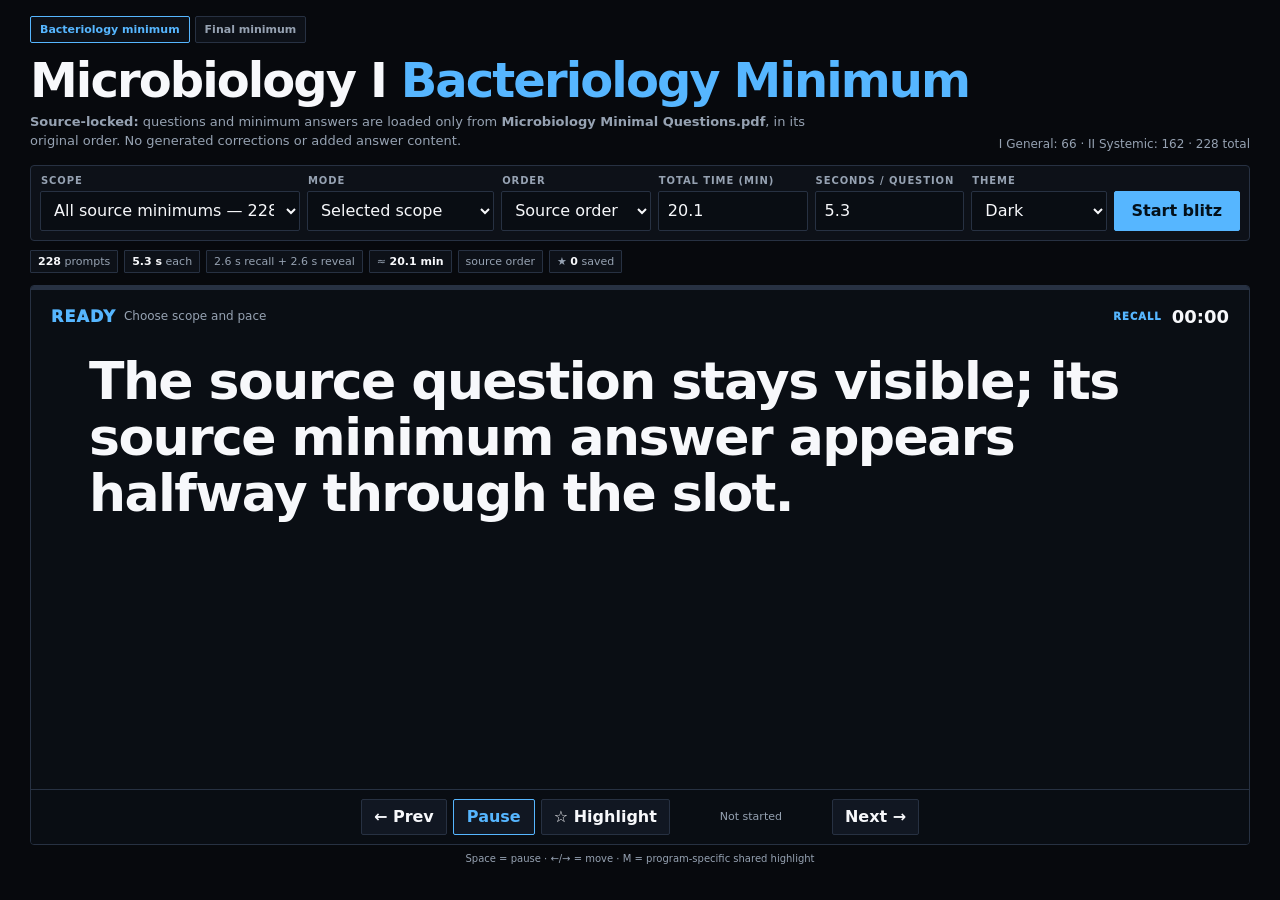
<file: index.html>
<!doctype html><html lang="en" data-theme="dark"><head><meta charset="utf-8"><meta name="viewport" content="width=device-width,initial-scale=1,viewport-fit=cover"><meta http-equiv="Cache-Control" content="no-cache,no-store,must-revalidate"><meta id="themeMeta" name="theme-color" content="#07090d"><title>Microbiology I — Bacteriology Minimum</title><link rel="stylesheet" href="data/final.css?v=3"></head><body><div class="wrap">
<nav class="topnav"><span class="active">Bacteriology minimum</span><a href="final.html">Final minimum</a></nav>
<header><div><h1>Microbiology I <span>Bacteriology Minimum</span></h1><div class="sub"><b>Source-locked:</b> questions and minimum answers are loaded only from <b>Microbiology Minimal Questions.pdf</b>, in its original order. No generated corrections or added answer content.</div></div><div class="src">I General: 66 · II Systemic: 162 · 228 total</div></header>
<section class="setup"><div class="f"><label>Scope</label><select id="scope"></select></div><div class="f"><label>Mode</label><select id="runmode"><option value="blitz">Selected scope</option><option value="mix">Random exam mix</option></select></div><div class="f"><label>Order</label><select id="order"><option value="source">Source order</option><option value="random">Random order</option></select></div><div class="f"><label>Total time (min)</label><input id="minutes" type="number" min=".1" max="240" step=".1" value="20"></div><div class="f"><label>Seconds / question</label><input id="secq" type="number" min=".5" max="600" step=".1" value="5.3"></div><div class="f"><label>Theme</label><select id="theme"><option value="light">Light</option><option value="dark">Dark</option><option value="amoled">AMOLED</option></select></div><button class="start" id="start">Start blitz</button></section>
<section class="mixpanel" id="mixpanel"><div class="mixrow"><div class="f"><label>Preset</label><select id="preset"></select></div><div id="mixcounts" class="mixcounts"></div></div><div class="mixnote">Random selection changes presentation only; source wording is untouched.</div></section><div class="pace" id="pace"></div>
<main class="stage"><div class="bar"><div class="fill" id="fill"></div></div><div id="run"><div class="head"><div class="meta"><span class="qid" id="qid">READY</span><span class="chapter" id="chapter">Choose scope and pace</span></div><div class="clock"><span class="phase" id="phase">Recall</span><strong id="clock">00:00</strong></div></div><div class="content" id="content"><div class="question" id="question">The source question stays visible; its source minimum answer appears halfway through the slot.</div><div class="answerwrap"><div class="alabel">Minimum answer — source text</div><div class="answer" id="answer"></div></div></div><div class="controls"><button id="prev">← Prev</button><button class="primary" id="pause">Pause</button><button id="markbtn">☆ Highlight</button><span class="status" id="status">Not started</span><button id="next">Next →</button></div></div><div class="end" id="end"><div><h2>Round complete.</h2><p id="endsummary"></p><button id="again">Run again</button></div></div></main><div class="foot">Space = pause · ←/→ = move · M = program-specific shared highlight</div></div><script src="data/semi_exact_config.js?v=1"></script><script src="data/semi_exact_1.js?v=1"></script><script src="data/semi_exact_2.js?v=1"></script><script src="data/semi_exact_3.js?v=1"></script><script src="data/semi_exact_4.js?v=1"></script><script src="data/semi_exact_5.js?v=1"></script><script src="data/semi_exact_6.js?v=1"></script><script src="data/semi_exact_7.js?v=1"></script><script src="data/highlight_sync.js?v=3"></script><script src="data/source_app.js?v=1"></script></body></html>
</file>
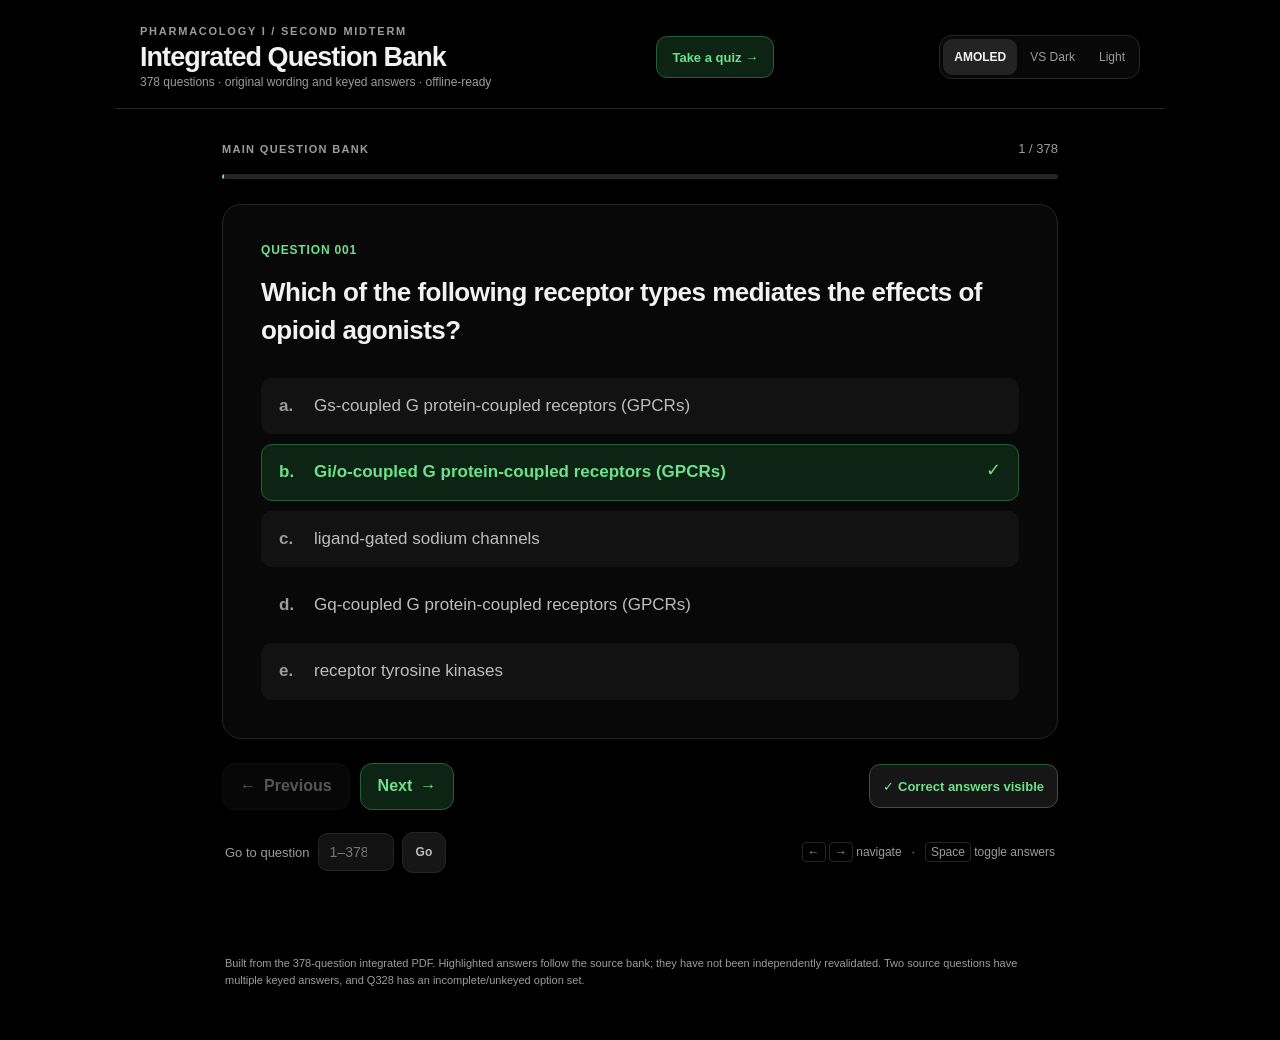
<file: pharmacology/index.html>
<!DOCTYPE html>
<html lang="en" data-theme="amoled">
<head>
<meta charset="utf-8" />
<meta name="viewport" content="width=device-width,initial-scale=1,viewport-fit=cover" />
<meta name="theme-color" content="#000000" />
<meta name="description" content="Pharmacology I - 378 exam questions in a one-question-at-a-time interactive study website, based on the integrated second-midterm PDF." />
<title>Pharmacology I · 378 Questions</title>
<style>
:root { font-family: Inter, ui-sans-serif, -apple-system, BlinkMacSystemFont, "Segoe UI", Arial, sans-serif; font-synthesis: none; }
* { box-sizing: border-box; }
html { min-height: 100%; scroll-behavior: smooth; }
html[data-theme="amoled"] { color-scheme: dark; --bg:#000000; --surface:#080808; --surface2:#121212; --ink:#f2f2f2; --muted:#9c9c9c; --secondary:#bdbdbd; --border:#262626; --accent:#6de18a; --accent-bg:#0d2415; --accent-border:#255f36; --btn:#161616; --btn-hover:#232323; --progress-track:#252525; --shadow:none; }
html[data-theme="vscode"] { color-scheme: dark; --bg:#1e1e1e; --surface:#252526; --surface2:#2d2d30; --ink:#d4d4d4; --muted:#a8a8ad; --secondary:#c5c5c8; --border:#454545; --accent:#73d891; --accent-bg:#173628; --accent-border:#327d50; --btn:#333337; --btn-hover:#414145; --progress-track:#44444a; --shadow:0 12px 40px rgba(0,0,0,.10); }
html[data-theme="light"] { color-scheme: light; --bg:#f7f8f9; --surface:#ffffff; --surface2:#f0f2f4; --ink:#17212b; --muted:#69737e; --secondary:#384653; --border:#d9dee3; --accent:#087837; --accent-bg:#e1f7e8; --accent-border:#85d2a0; --btn:#eef1f4; --btn-hover:#e0e7eb; --progress-track:#dce1e5; --shadow:0 12px 40px rgba(36,46,55,.07); }
body { margin:0; background:var(--bg); color:var(--ink); min-height:100vh; min-height:100dvh; transition:background .2s ease,color .2s ease; }
button, input { font:inherit; }
button { cursor:pointer; }
button:focus-visible, input:focus-visible { outline:3px solid var(--accent); outline-offset:3px; }
.topbar { max-width:1050px; margin:auto; padding:25px 25px 19px; display:flex; align-items:center; justify-content:space-between; gap:24px; border-bottom:1px solid var(--border); }
.brand-top { font-size:11px; color:var(--muted); letter-spacing:.16em; font-weight:750; }
.brand-name { font-size:clamp(20px,2.5vw,27px); font-weight:800; letter-spacing:-.035em; margin:5px 0 2px; }
.brand-sub { font-size:12px; color:var(--muted); }
.theme-select { display:flex; align-items:center; border:1px solid var(--border); border-radius:13px; padding:3px; background:var(--surface); gap:2px; flex-shrink:0; }
.theme-select button { padding:9px 11px; font-size:12px; color:var(--muted); background:none; border:0; border-radius:9px; min-height:36px; }
.theme-select button[aria-pressed="true"] { color:var(--ink); background:var(--btn-hover); font-weight:700; }
main { max-width:880px; margin:0 auto; padding:32px 22px 78px; }
.info-line { display:flex; justify-content:space-between; align-items:center; gap:12px; margin:0 0 18px; }
.section { color:var(--muted); font-weight:700; font-size:11px; letter-spacing:.12em; text-transform:uppercase; }
.progress-num { color:var(--muted); font-size:13px; font-variant-numeric:tabular-nums; }
.progress-track { height:5px; border-radius:99px; background:var(--progress-track); overflow:hidden; margin-bottom:25px; }
.progress-fill { height:100%; width:0; background:var(--accent); border-radius:99px; transition:width .18s ease; }
.question-panel { background:var(--surface); border:1px solid var(--border); border-radius:19px; box-shadow:var(--shadow); padding:clamp(20px,5vw,38px); }
.question-eyebrow { font-weight:750; font-size:12px; color:var(--accent); letter-spacing:.07em; margin:0 0 16px; }
.question-text { font-size:clamp(20px,2.8vw,26px); line-height:1.48; font-weight:730; letter-spacing:-.02em; margin:0 0 28px; white-space:pre-wrap; overflow-wrap:anywhere; }
.options { display:flex; flex-direction:column; gap:10px; }
.option { display:grid; grid-template-columns:23px minmax(0,1fr) 19px; align-items:start; gap:12px; width:100%; border:1px solid transparent; border-radius:11px; padding:14px 17px; color:var(--secondary); font-size:clamp(15px,2vw,17px); line-height:1.55; min-height:51px; overflow-wrap:anywhere; }
.option:nth-child(odd) { background:var(--surface2); }
.option-key { font-weight:730; color:var(--muted); text-transform:lowercase; }
.option-content { white-space:pre-wrap; }
.option.correct { background:var(--accent-bg); border-color:var(--accent-border); color:var(--accent); font-weight:750; }
.option.correct .option-key { color:var(--accent); }
.option-check { font-size:18px; line-height:1.3; color:var(--accent); text-align:right; font-weight:900; }
.notice { color:var(--muted); font-size:12px; margin:19px 2px 0; line-height:1.6; }
.controls { display:flex; gap:12px; align-items:center; justify-content:space-between; flex-wrap:wrap; margin-top:24px; }
.nav-group { display:flex; gap:10px; }
.navbtn { background:var(--btn); color:var(--ink); border:1px solid var(--border); border-radius:12px; font-weight:700; padding:12px 17px; min-height:47px; display:flex; align-items:center; justify-content:center; gap:8px; }
.navbtn:hover:not(:disabled), .smallbtn:hover { background:var(--btn-hover); }
.navbtn.next { background:var(--accent-bg); color:var(--accent); border-color:var(--accent-border); }
.navbtn:disabled { cursor:not-allowed; opacity:.35; }
.smallbtn { border:1px solid var(--border); background:var(--btn); color:var(--secondary); border-radius:11px; min-height:44px; padding:10px 13px; font-size:13px; font-weight:650; }
.smallbtn.active { border-color:var(--accent-border); color:var(--accent); }
.below { margin:22px 3px 0; display:flex; justify-content:space-between; align-items:center; gap:16px; flex-wrap:wrap; }
.jump { display:flex; align-items:center; gap:8px; color:var(--muted); font-size:13px; }
.jump input { background:var(--surface2); border:1px solid var(--border); color:var(--ink); width:76px; padding:10px 11px; border-radius:9px; text-align:center; font-variant-numeric:tabular-nums; font-size:14px; }
.jump button { font-size:12px; min-height:41px; }
.help { color:var(--muted); font-size:12px; line-height:1.6; }
.help kbd { border:1px solid var(--border); border-radius:4px; padding:2px 5px; font:inherit; }
.footer { max-width:880px; margin:4px auto 0; padding:0 25px 50px; color:var(--muted); line-height:1.6; font-size:11px; }
@media (max-width:570px) {
  .topbar { align-items:flex-start; flex-direction:column; gap:18px; padding:21px 19px 17px; }
  .theme-select { width:100%; }
  .theme-select button { flex:1; }
  main { padding:22px 13px 38px; }
  .question-panel { border-radius:13px; padding:24px 16px; }
  .question-text { font-size:20px; }
  .option { padding:13px 11px; gap:9px; grid-template-columns:19px minmax(0,1fr) 17px; font-size:15px; }
  .controls { align-items:stretch; }
  .nav-group { width:100%; }
  .navbtn { flex:1; }
  #answerToggle { width:100%; order:-1; }
  .below { justify-content:center; }
  .help { display:none; }
}
@media (prefers-reduced-motion:reduce) { *,*:before,*:after { transition:none!important; scroll-behavior:auto!important; } }
.quiz-entry { display:inline-flex;align-items:center;justify-content:center;padding:11px 15px;border:1px solid var(--accent-border);border-radius:11px;background:var(--accent-bg);color:var(--accent);font-size:13px;font-weight:750;text-decoration:none;min-height:42px; }
.quiz-entry:hover { filter:brightness(1.16); }
@media(max-width:570px){.quiz-entry{width:100%;}}
</style>
</head>
<body>
<header class="topbar">
 <div>
  <div class="brand-top">PHARMACOLOGY I / SECOND MIDTERM</div>
  <div class="brand-name">Integrated Question Bank</div>
  <div class="brand-sub">378 questions · original wording and keyed answers · offline-ready</div>
 </div>
 <a class="quiz-entry" href="quiz.html" title="Practice without showing correct answers">Take a quiz →</a>
 <div class="theme-select" role="group" aria-label="Display theme">
  <button type="button" data-theme-option="amoled" aria-pressed="true">AMOLED</button>
  <button type="button" data-theme-option="vscode" aria-pressed="false">VS Dark</button>
  <button type="button" data-theme-option="light" aria-pressed="false">Light</button>
 </div>
</header>
<main>
 <div class="info-line">
  <span class="section" id="sectionLabel">MAIN QUESTION BANK</span>
  <span class="progress-num" id="progressNum" aria-live="polite">1 / 378</span>
 </div>
 <div class="progress-track" role="progressbar" aria-label="Question progress" aria-valuemin="1" aria-valuemax="378" aria-valuenow="1" id="progressTrack"><div class="progress-fill" id="progressFill"></div></div>
 <article class="question-panel" id="questionPanel" aria-label="Current question">
  <div class="question-eyebrow" id="questionNumber">QUESTION 001</div>
  <h1 class="question-text" id="questionText"></h1>
  <div class="options" id="options"></div>
  <p class="notice" id="notice" hidden></p>
 </article>
 <div class="controls">
  <div class="nav-group">
   <button class="navbtn" type="button" id="prevBtn" aria-label="Previous question"><span aria-hidden="true">←</span> Previous</button>
   <button class="navbtn next" type="button" id="nextBtn" aria-label="Next question">Next <span aria-hidden="true">→</span></button>
  </div>
  <button class="smallbtn active" id="answerToggle" type="button" aria-pressed="true">✓ Correct answers visible</button>
 </div>
 <div class="below">
  <form class="jump" id="jumpForm"><label for="jumpInput">Go to question</label><input id="jumpInput" type="number" inputmode="numeric" min="1" max="378" placeholder="1–378" aria-label="Question number" /><button type="submit" class="smallbtn">Go</button></form>
  <div class="help"><kbd>←</kbd> <kbd>→</kbd> navigate &nbsp; · &nbsp; <kbd>Space</kbd> toggle answers</div>
 </div>
</main>
<div class="footer">Built from the 378-question integrated PDF. Highlighted answers follow the source bank; they have not been independently revalidated. Two source questions have multiple keyed answers, and Q328 has an incomplete/unkeyed option set.</div>
<script>
'use strict';
const QUESTIONS = [{"n":1,"q":"Which of the following receptor types mediates the effects of opioid agonists?","a":[["a","Gs-coupled G protein-coupled receptors (GPCRs)",false],["b","Gi/o-coupled G protein-coupled receptors (GPCRs)",true],["c","ligand-gated sodium channels",false],["d","Gq-coupled G protein-coupled receptors (GPCRs)",false],["e","receptor tyrosine kinases",false]]},{"n":2,"q":"Which of the following is NOT an indication for SSRIs?","a":[["a","Depression",false],["b","Bulimia",false],["c","Generalized anxiety disorder",false],["d","Mania",true],["e","Obsessive-compulsive disorder",false]]},{"n":3,"q":"What is 'tachyphylaxis'?","a":[["a","A gradual decrease in drug response",false],["b","A gradual increase in drug response",false],["c","A rapid decrease in drug response after repeated doses",true],["d","Development of drug resistance",false],["e","A rapid increase in drug response after repeated doses",false]]},{"n":4,"q":"In which of the following conditions is administration of a cholinesterase inhibitor indicated?","a":[["a","Hypertension",false],["b","Alzheimer disease",true],["c","Fundus examination",false],["d","Asthma",false],["e","Peptic ulcer",false]]},{"n":5,"q":"In which type of pain can NSAIDs be effective?","a":[["a","Migraine headache",true],["b","Diabetic neuropathic pain",false],["c","Phantom limb pain",false],["d","Drug-induced neuropathy",false],["e","Trigeminal neuralgia",false]]},{"n":6,"q":"The adverse effects of typical antipsychotics are mediated through the following receptor effects, EXCEPT:","a":[["a","D1 antagonism",false],["b","5-HT2 antagonism",false],["c","Alpha-1 blockade",false],["d","Anticholinergic effect",false],["e","Alpha-2 blockade",true]]},{"n":7,"q":"Which analgesic is primarily recommended for the treatment of cramping visceral pain (e.g. intestinal colic)?","a":[["a","Indomethacin",false],["b","Meloxicam",false],["c","Metamizole",true],["d","Acetylsalicylic acid",false],["e","Celecoxib",false]]},{"n":8,"q":"Which of the following statements about acetylsalicylic acid and uric acid metabolism is true?","a":[["a","It inhibits xanthine oxidase",false],["b","It lowers serum uric acid at all doses",false],["c","At low doses, it decreases renal uric acid excretion; at high doses it has a uricosuric effect",true],["d","It has a uricosuric effect at all doses",false],["e","It has no effect on uric acid excretion",false]]},{"n":9,"q":"Why is the use of NSAIDs for pain relief during labor not recommended?","a":[["a","Aspirin can be used, but other NSAIDs cannot",false],["b","They can be administered parenterally but not orally",false],["c","They may prolong the labor process",true],["d","There is no such restriction",false],["e","They markedly increase uterine contractility and cause uterine spasms",false]]},{"n":10,"q":"Which of the following statements about the adverse effects of antipsychotics is FALSE?","a":[["a","Anticholinergic effects, such as dry mouth and urinary retention, may occur, particularly in older people",false],["b","Extrapyramidal symptoms develop because of inhibition of the dopaminergic system",false],["c","Hyperprolactinemia develops because of inhibition of the dopaminergic system",false],["d","H1 receptor antagonism causes sedation",false],["e","5-HT3 receptor antagonism contributes to weight gain",true]]},{"n":11,"q":"Which of the following is NOT a typical adverse effect of benzodiazepines?","a":[["a","Impaired reaction time and reflexes",false],["b","Liver injury",true],["c","Excitability and impulsivity",false],["d","Changes in sleep stages (REM/NREM)",false],["e","Confusion and ataxia in older adults",false]]},{"n":12,"q":"What is the primary therapeutic use of loperamide?","a":[["a","Sedation",false],["b","Analgesia",false],["c","Constipation",false],["d","Diarrhea",true],["e","Treatment of opioid overdose",false]]},{"n":13,"q":"Effects of amitriptyline, EXCEPT:","a":[["a","Inhibition of noradrenaline reuptake",false],["b","H1-receptor blockade",false],["c","Muscarinic-receptor blockade",false],["d","Inhibition of melatonin reuptake",true],["e","Inhibition of serotonin reuptake",false]]},{"n":14,"q":"Which of the following is characteristic of bupropion?","a":[["a","It reduces the activity of the noradrenergic system",false],["b","It increases 5-HT reuptake",false],["c","It is strongly sedating",false],["d","It is a selective 5-HT reuptake inhibitor",false],["e","It inhibits dopamine and noradrenaline reuptake",true]]},{"n":15,"q":"Which constitutive homeostatic function is primarily associated with the COX-2 enzyme?","a":[["a","Stabilization of body temperature",false],["b","Maintenance of intestinal motility",false],["c","Inhibition of platelet aggregation (through endothelial PGI2 production)",true],["d","Thromboxane A2 synthesis in platelets",false],["e","Maintenance of gastric mucosal integrity",false]]},{"n":16,"q":"Which of the following adverse effects typically occurs during the later stages of antipsychotic treatment?","a":[["a","Sedation",false],["b","Resting tremor",false],["c","Tardive dyskinesia",true],["d","Akathisia",false],["e","Bradykinesia",false]]},{"n":17,"q":"Which of the following mechanisms is most likely to be responsible for antipsychotic-induced weight gain?","a":[["a","H1 receptor blockade",true],["b","D2 receptor blockade",false],["c","alpha-1-receptor blockade",false],["d","Na+ channel blockade",false],["e","muscarinic receptor antagonism",false]]},{"n":18,"q":"Which of the following statements about antipsychotics is FALSE?","a":[["a","Droperidol is suitable for prevention and treatment of postoperative nausea and vomiting",false],["b","Cariprazine undergoes extensive metabolism and has several active metabolites",false],["c","Haloperidol is often used for agitation associated with alcohol withdrawal",false],["d","Risperidone has significant affinity for muscarinic M1 receptors",true],["e","Quetiapine may cause pronounced metabolic adverse effects",false]]},{"n":19,"q":"Which of the following sedative-hypnotics has a long-acting active metabolite?","a":[["a","Zolpidem",false],["b","Midazolam",false],["c","Zaleplon",false],["d","Diazepam",true],["e","Melatonin",false]]},{"n":20,"q":"The following statements about lamotrigine are true, EXCEPT:","a":[["a","It can be used in Lennox-Gastaut syndrome",false],["b","It is a broad-spectrum antiepileptic drug",false],["c","It causes dizziness",false],["d","It can be used as a mood stabilizer",false],["e","It can only be used to treat absence seizures",true]]},{"n":21,"q":"Which of the following drugs is suitable for rapid induction of general anesthesia?","a":[["a","Dexmedetomidine",false],["b","Isoflurane",false],["c","Desflurane",false],["d","Clonidine",false],["e","Propofol",true]]},{"n":22,"q":"Tetrabenazine is a:","a":[["a","GABA-A receptor modulator",false],["b","NMDA receptor agonist",false],["c","D2 receptor agonist used to alleviate Parkinsonian symptoms",false],["d","VMAT2 inhibitor used for symptomatic treatment of Huntington chorea",true],["e","MAO-B inhibitor",false]]},{"n":23,"q":"The reason for the rapid systemic elimination of articaine is:","a":[["a","Oxidation in the liver by CYP2D6",false],["b","Exhalation through the lungs",false],["c","Rapid renal excretion unchanged",false],["d","Hydrolysis of its ester side chain by plasma and tissue esterases (forming inactive articainic acid)",true],["e","Degradation in cerebrospinal fluid",false]]},{"n":24,"q":"Which statement about cholinesterase inhibitors used in Alzheimer disease is correct?","a":[["a","Memantine is a cholinesterase inhibitor",false],["b","Donepezil is a peripheral cholinesterase inhibitor and does not cross the blood-brain barrier",false],["c","Donepezil is an irreversible, non-selective cholinesterase inhibitor",false],["d","Donepezil has a short duration of action",false],["e","Rivastigmine is available as a transdermal patch",true]]},{"n":25,"q":"The main limitation of long-term benzodiazepine use as antiepileptic drugs is:","a":[["a","Development of tolerance (loss of efficacy) and dependence",true],["b","Hyperammonemia",false],["c","Strong inhibition of liver enzymes",false],["d","Hyponatremia",false],["e","Gingival hyperplasia",false]]},{"n":26,"q":"A possible skeletal consequence of long-term treatment with enzyme-inducing antiepileptic drugs (phenytoin, carbamazepine, phenobarbital) is:","a":[["a","Paget's disease",false],["b","Osteopetrosis",false],["c","Hyperphosphatemia",false],["d","Osteomalacia/osteoporosis (due to increased vitamin D breakdown)",true],["e","Increased bone formation",false]]},{"n":27,"q":"Which of the following is NOT an indication for morphine?","a":[["a","Rheumatic pain unresponsive to other analgesics",false],["b","Cancer pain",false],["c","Pain associated with acute myocardial infarction",false],["d","Trigeminal neuralgia",true],["e","Postoperative pain",false]]},{"n":28,"q":"A characteristic symptom of serotonin syndrome, EXCEPT:","a":[["a","Increased bowel activity",false],["b","Hyperthermia",false],["c","Deep vein thrombosis",true],["d","Hypertension",false],["e","Muscle rigidity",false]]},{"n":29,"q":"Which drug would you choose to relieve headache in a woman in the third trimester of pregnancy?","a":[["a","Celecoxib",false],["b","Indomethacin",false],["c","Paracetamol",true],["d","Diclofenac",false],["e","Acetylsalicylic acid",false]]},{"n":30,"q":"For which indication is diazepam NOT officially approved?","a":[["a","Treatment of delirium tremens",false],["b","Treatment of status epilepticus",false],["c","Treatment of severe acute anxiety",false],["d","Muscle relaxation",false],["e","Treatment of insomnia (sleep disorders)",true]]},{"n":31,"q":"Which of the following compounds may cause hallucinations?","a":[["a","Clozapine",false],["b","Risperidone",false],["c","Midazolam",false],["d","L-dopa",true],["e","Haloperidol",false]]},{"n":32,"q":"Which statement is TRUE?","a":[["a","Entacapone is an MAO-B inhibitor",false],["b","Amitriptyline has a CNS-stimulant effect",false],["c","Aripiprazole is a typical antipsychotic",false],["d","Benzodiazepines are more toxic than barbiturates",false],["e","Buspirone is a partial 5-HT1A receptor agonist",true]]},{"n":33,"q":"Which statement about barbiturates is TRUE?","a":[["a","All barbiturates have anticonvulsant activity",false],["b","Their overdose can readily be fatal",true],["c","Barbiturates have a wider therapeutic index than benzodiazepines",false],["d","They prolong chloride-channel opening frequency like benzodiazepines",false],["e","They have a specific antidote for overdose",false]]},{"n":34,"q":"What is the antidote for paracetamol overdose?","a":[["a","Naloxone",false],["b","Enhanced elimination by urinary acidification",false],["c","Enhanced elimination by urinary alkalinization",false],["d","Flumazenil",false],["e","Intravenous N-acetylcysteine",true]]},{"n":35,"q":"Which of the following is characteristic of trazodone?","a":[["a","It is a selective dopamine reuptake inhibitor",false],["b","It is an MT1/MT2 agonist and a 5-HT2C antagonist",false],["c","It is a 5-HT2A antagonist and weak SERT inhibitor; it is sedating and may rarely cause priapism",true],["d","It is an irreversible MAO inhibitor",false],["e","It is a selective noradrenaline reuptake inhibitor",false]]},{"n":36,"q":"Which statement about the Z-drugs is TRUE?","a":[["a","They do not alter normal sleep architecture significantly",true],["b","Their duration of action is longer than 8 hours",false],["c","They preferentially bind to benzodiazepine receptor sites containing the alpha-2 subunit",false],["d","They have pronounced skeletal muscle-relaxant effects",false],["e","Ziprasidone is an example of this group",false]]},{"n":37,"q":"The following is a serious idiosyncratic adverse effect of lamotrigine:","a":[["a","Arrhythmias",false],["b","Sedation",false],["c","Bone demineralization",false],["d","Stevens-Johnson syndrome (severe exfoliative dermatitis)",true],["e","Weight gain",false]]},{"n":38,"q":"Local anesthetics are:","a":[["a","Strong acids",false],["b","Weak acids",false],["c","Salts",false],["d","Weak bases",true],["e","Strong bases",false]]},{"n":39,"q":"Which of the following has clinically significant non-opioid effects in addition to its opioid activity?","a":[["a","tramadol",true],["b","morphine",false],["c","oxycodone",false],["d","fentanyl",false],["e","methadone",false]]},{"n":40,"q":"Which of the following factors does NOT affect the speed of onset of anesthesia?","a":[["a","Lipid-gas partition coefficient",true],["b","Cardiac output",false],["c","Alveolar concentration",false],["d","Minute ventilation",false],["e","Blood-gas partition coefficient",false]]},{"n":41,"q":"What is the primary mechanism of action of local anesthetics?","a":[["a","Activation of ligand-gated K+ channels",false],["b","Activation of N-type Ca2+ channels",false],["c","Inhibition of voltage-gated Na+ channels",true],["d","Activation of voltage-gated Na+ channels",false],["e","Inhibition of GABA-sensitive K+ channels",false]]},{"n":42,"q":"Which statement about local anesthetics is correct?","a":[["a","All compounds cause significant vasodilation",false],["b","Some agents are not metabolized and are excreted unchanged by the kidneys",false],["c","They inhibit only neuronal Na+ channels",false],["d","Their duration of action is directly proportional to their plasma half-life",false],["e","Some agents can be hydrolyzed by plasma and tissue esterases",true]]},{"n":43,"q":"A patient who was successfully treated with naloxone for a heroin overdose loses consciousness again and develops slow breathing one hour later. What is the most likely explanation?","a":[["a","The duration of action of naloxone is shorter than that of heroin and its active metabolites, so repeat doses or an infusion may be required.",true],["b","Naloxone has a long-lasting μ-opioid receptor agonist effect.",false],["c","Serotonin syndrome has developed.",false],["d","Naloxone precipitated withdrawal, which causes respiratory arrest.",false],["e","The patient has developed tolerance to naloxone.",false]]},{"n":44,"q":"Which drug produces para-aminobenzoic acid (PABA), which may cause an allergic reaction, upon hydrolysis by esterases?","a":[["a","Articaine",false],["b","Levobupivacaine",false],["c","Bupivacaine",false],["d","Lidocaine",false],["e","Procaine",true]]},{"n":45,"q":"The following drug has neither sedative nor hypnotic effects:","a":[["a","Clonidine",false],["b","Pregabalin",false],["c","Amitriptyline",false],["d","Propranolol",true],["e","Opioids",false]]},{"n":46,"q":"Which of the following drugs can be used for induction of general anesthesia?","a":[["a","Sevoflurane",true],["b","Isoflurane",false],["c","N2O",false],["d","Phenobarbital",false],["e","Desflurane",false]]},{"n":47,"q":"Which opioid receptor is primarily responsible for dysphoria?","a":[["a","Delta-opioid receptor",false],["b","Kappa-opioid receptor",true],["c","Nociceptin receptor",false],["d","Combined delta- and mu-opioid activation",false],["e","Mu-opioid receptor",false]]},{"n":48,"q":"What is the greatest risk associated with depot antipsychotics?","a":[["a","Prolonged severe adverse reactions that are difficult to reverse (e.g., neuroleptic malignant syndrome)",true],["b","Difficulty swallowing",false],["c","Retroperitoneal fibrosis",false],["d","Allergic adverse reactions",false]]},{"n":49,"q":"Which of the following is an inhalational anesthetic?","a":[["a","Propofol",false],["b","Sevoflurane",true],["c","Etomidate",false],["d","Dexmedetomidine",false],["e","Midazolam",false]]},{"n":50,"q":"Which compound is NOT a neurotransmitter receptor agonist or antagonist?","a":[["a","Biperiden",false],["b","Memantine",false],["c","Rivastigmine",true],["d","Pramipexole",false],["e","Ropinirole",false]]},{"n":51,"q":"Which statement about the adverse-effect profile of COX-2 inhibitors (celecoxib) is true?","a":[["a","They do not prolong labor",false],["b","They promote healing of the gastric mucosa",false],["c","They have stronger antipyretic effects than aspirin",false],["d","The likelihood of renal adverse effects is lower than with nonselective NSAIDs",false],["e","Long-term use or high doses may increase cardiovascular complication risk",true]]},{"n":52,"q":"Why is metamizole not used in many countries?","a":[["a","It has been associated with analgesic nephropathy",false],["b","It may cause severe gastric injury",false],["c","It is considered ineffective",false],["d","It can cause rare but severe agranulocytosis",true],["e","It has weak anti-inflammatory effects",false]]},{"n":53,"q":"Which of the following compounds does NOT bind to the benzodiazepine receptor?","a":[["a","Zolpidem",false],["b","Buspirone",true],["c","Flumazenil",false],["d","Alprazolam",false],["e","Diazepam",false]]},{"n":54,"q":"The pathophysiology of depression may be associated with decreased levels of all the following in the CNS, EXCEPT:","a":[["a","Noradrenaline",false],["b","BDNF (brain-derived neurotrophic factor)",false],["c","Tyramine",true],["d","Serotonin",false],["e","Dopamine",false]]},{"n":55,"q":"Which statement is FALSE?","a":[["a","Sevoflurane is suitable for rapid induction of anesthesia",false],["b","Ketamine acts at the benzodiazepine-binding site of GABA-A receptors",true],["c","Droperidol has antiemetic effects but may cause QT prolongation",false],["d","Midazolam is a short-acting benzodiazepine used for premedication",false],["e","Propofol is a GABA-A receptor modulator with sedative-hypnotic effects",false]]},{"n":56,"q":"Which opioid is recommended in combination with bupropion for obesity treatment?","a":[["a","Meperidine",false],["b","Methadone",false],["c","Naltrexone",true],["d","Fentanyl",false],["e","Oxycodone",false]]},{"n":57,"q":"Which opioid is most likely to cause dysphoria?","a":[["a","Dihydrocodeine",false],["b","Meperidine",false],["c","Fentanyl",false],["d","Morphine",false],["e","Nalbuphine",true]]},{"n":58,"q":"Which statement is true about benzodiazepines?","a":[["a","They have no antidote to treat overdose",false],["b","They produce effects to interact when administered with opiates",false],["c","They have no respiratory depressant effect",false],["d","Barbiturates have a lower therapeutic index than benzodiazepines",true],["e","Their chloride-channel action acts through GABA-A receptor binding",false]]},{"n":59,"q":"Which of the following is available as a topical preparation?","a":[["a","Celecoxib",false],["b","Paracetamol",false],["c","Acetylsalicylic acid",false],["d","Metamizole",false],["e","Diclofenac",true]]},{"n":60,"q":"Which local anesthetic was historically used as the reference standard for comparing efficacy?","a":[["a","Cocaine",false],["b","Procaine",true],["c","Levobupivacaine",false],["d","Articaine",false],["e","Lidocaine",false]]},{"n":61,"q":"Which statement is correct?","a":[["a","Selegiline is a selective MAO-A inhibitor",false],["b","Ethosuximide has therapeutic value in absence epilepsy",true],["c","Bromocriptine is a D2 antagonist",false],["d","SSRIs are usually combined with MAO inhibitors",false],["e","Flumazenil has a sedative effect",false]]},{"n":62,"q":"Which statement is true for moclobemide?","a":[["a","It is an MAO inhibitor used in Parkinson disease as well",false],["b","There is a high risk of cheese reaction with its use",false],["c","It is an irreversible monoamine oxidase inhibitor",false],["d","It is a reversible inhibitor of MAO-A",true],["e","It is mostly administered parenterally",false]]},{"n":63,"q":"What is the main disadvantage of sevoflurane?","a":[["a","Irritative effect",false],["b","Low potency (high MAC)",true],["c","Lack of muscle relaxant effect",false],["d","Significant metabolism",false],["e","Strong vasodilation",false]]},{"n":64,"q":"A narrow-spectrum antiepileptic drug used in the treatment of generalized tonic clonic seizures:","a":[["a","Valproate",false],["b","Ethosuximide",false],["c","Carbamazepine",true],["d","Lamotrigine",false],["e","Levetiracetam",false]]},{"n":65,"q":"Which of the following medications is most likely to cause weight gain?","a":[["a","Vigabatrin",false],["b","Citalopram",false],["c","Quetiapine",true],["d","Entacapone",false],["e","Ropinirole",false]]},{"n":66,"q":"True about allopurinol, EXCEPT:","a":[["a","Excreted via the kidneys",false],["b","Hypoxanthine analogue",false],["c","May provoke a gout attack when treatment starts",false],["d","Used as first-line urate-lowering prophylactic therapy",false],["e","Inhibits urate oxidase",true]]},{"n":67,"q":"Which of the following could be an opioid effect?","a":[["a","Tachypnoea",false],["b","Insomnia",false],["c","Diarrhea",false],["d","Cough",false],["e","Vomiting",true]]},{"n":68,"q":"Which drug does NOT act on chloride channels?","a":[["a","Dexmedetomidine",true],["b","Diazepam",false],["c","Thiopental",false],["d","Propofol",false],["e","Alprazolam",false]]},{"n":69,"q":"SSRI agent, which often causes QT prolongation?","a":[["a","Fluoxetine",false],["b","Paroxetine",false],["c","Sertraline",false],["d","Escitalopram",true],["e","Fluvoxamine",false]]},{"n":70,"q":"Which statement about buspirone is FALSE?","a":[["a","Does not cause sedation",false],["b","Does not cause muscle relaxation",false],["c","Does not cause dependence",false],["d","Can be taken with alcohol",false],["e","Anxiolytic effects develop rapidly",true]]},{"n":71,"q":"A possible adverse effect of lithium is:","a":[["a","Leukocytosis",false],["b","Any of the above",true],["c","Edema",false],["d","Negative inotropic effect",false],["e","Tremor",false]]},{"n":72,"q":"Which of the following is NOT an effect of barbiturates?","a":[["a","Amnesia",false],["b","General anesthesia",false],["c","Anxiolysis",false],["d","Hyperprolactinemia",true],["e","Antiepileptic activity",false]]},{"n":73,"q":"Which antiparkinsonian drug is the most effective for motor symptoms?","a":[["a","Entacapone",false],["b","Selegiline",false],["c","Amantadine",false],["d","Ropinirole",false],["e","Levodopa",true]]},{"n":74,"q":"Which of the following is NOT an SSRI?","a":[["a","Paroxetine",false],["b","Escitalopram",false],["c","Fluoxetine",false],["d","Sertraline",false],["e","Moclobemide",true]]},{"n":75,"q":"Which adverse effect is characteristic of ketamine during emergence from anesthesia?","a":[["a","Vivid dreams and hallucinations (emergence reactions)",true],["b","Adrenal insufficiency",false],["c","Bronchospasm",false],["d","Severe bradycardia",false],["e","Malignant hyperthermia",false]]},{"n":76,"q":"Which statement is TRUE about antiepileptic drugs?","a":[["a","Among classic drugs, phenobarbital has a broad spectrum",false],["b","Pregabalin is a GABA-A receptor antagonist",false],["c","Newer antiepileptic drugs are all broad-spectrum",false],["d","Lamotrigine is a narrow-spectrum, newer agent",false],["e","Carbamazepine mainly inhibits sodium channels",true]]},{"n":77,"q":"Which drug may cause pronounced anticholinergic adverse effects?","a":[["a","Risperidone",false],["b","Clozapine",true],["c","Haloperidol",false],["d","Tiapride",false],["e","Aripiprazole",false]]},{"n":78,"q":"Which compound does NOT have anticonvulsant activity?","a":[["a","Carbamazepine",false],["b","Valproate",false],["c","Diazepam",false],["d","Buspirone",true],["e","Levetiracetam",false]]},{"n":79,"q":"Which is the primary clinical use of valproate?","a":[["a","Sedation",false],["b","Analgesia",false],["c","Inhibition of gastric acid secretion",false],["d","Anxiolysis",false],["e","Treatment of partial and generalized epilepsy",true]]},{"n":80,"q":"Which antipsychotic is most likely to cause hyperprolactinemia?","a":[["a","Olanzapine",false],["b","Aripiprazole",false],["c","Haloperidol",true],["d","Quetiapine",false],["e","Cariprazine",false]]},{"n":81,"q":"Which statement about flumazenil is TRUE?","a":[["a","In patients taking benzodiazepines chronically, it can precipitate withdrawal symptoms and seizures",true],["b","Its half-life is longer than diazepam",false],["c","It is effective in barbiturate poisoning",false],["d","It is a noncompetitive antagonist of GABA-A receptors",false],["e","It does not antagonize Z-drug effects",false]]},{"n":82,"q":"Which anesthetic drug can be used to maintain general anesthesia during surgery?","a":[["a","Etomidate",false],["b","Propofol",true],["c","Dexmedetomidine",false],["d","Thiopental",false],["e","Clonidine",false]]},{"n":83,"q":"Which adverse effect is more common with atypical (second-generation) than typical (first-generation) antipsychotics?","a":[["a","Bradykinesia",false],["b","Tremor",false],["c","Hyperprolactinemia",false],["d","Tardive dyskinesia",false],["e","Weight gain",true]]},{"n":84,"q":"Which statement about the antidepressant agomelatine is FALSE?","a":[["a","Sexual dysfunction is a characteristic adverse effect",true],["b","It should be taken before bedtime",false],["c","It is a serotonin 5-HT2C receptor antagonist",false],["d","Liver function should be monitored during treatment",false],["e","It is a melatonin-receptor agonist",false]]},{"n":85,"q":"A patient with chronic alcohol consumption and malnutrition needs paracetamol. Which statement is correct?","a":[["a","It should be administered at a reduced dose because risk of formation/accumulation of the toxic metabolite is increased",true],["b","The dose should be increased because enzyme induction accelerates its elimination",false],["c","It should be replaced with aspirin because aspirin has no additional risk in alcohol use",false],["d","The usual adult dose can be used because toxicity is not dose-dependent",false],["e","N-acetylcysteine should be given prophylactically with every dose",false]]},{"n":86,"q":"Which drug is NOT suitable for induction of general anesthesia?","a":[["a","Sevoflurane",false],["b","Dexmedetomidine",true],["c","Thiopental",false],["d","Propofol",false],["e","Etomidate",false]]},{"n":87,"q":"Which statement about valproate is FALSE?","a":[["a","It blocks sodium channels",false],["b","It is hepatotoxic",false],["c","It does not affect the activity of CYP enzymes",true],["d","Because of teratogenicity, strict pregnancy prevention restrictions are required",false],["e","It can be used as a mood stabilizer",false]]},{"n":88,"q":"Which of the following is NOT characteristic of nootropic agents?","a":[["a","Reduction of red blood cell rigidity",false],["b","Membrane stabilization",false],["c","Inhibition of platelet aggregation",false],["d","Selective dopamine-receptor activity",true],["e","Improvement of oxygen utilization",false]]},{"n":89,"q":"Febuxostat: all of the following are true, EXCEPT:","a":[["a","It is metabolized mainly in the liver",false],["b","It can be safely coadministered with azathioprine",true],["c","It should be used cautiously in patients with cardiovascular disease",false],["d","Dose adjustment is generally not required in mild to moderate renal impairment",false],["e","It is a non-purine xanthine oxidase inhibitor",false]]},{"n":90,"q":"Which serious adverse effect led to a warning being issued for droperidol?","a":[["a","Adrenal insufficiency",false],["b","Megaloblastic anemia",false],["c","QT prolongation and torsades de pointes",true],["d","Malignant hyperthermia",false],["e","Bronchospasm",false]]},{"n":91,"q":"Which of the following opioids is the most potent opioid agonist?","a":[["a","Fentanyl",true],["b","Tramadol",false],["c","Morphine",false],["d","Nalbuphine",false],["e","Codeine",false]]},{"n":92,"q":"Which of the following mechanisms does NOT produce sedation or promote sleep?","a":[["a","GABA-A receptor agonism",false],["b","Inhibition of norepinephrine reuptake",true],["c","α2-receptor agonism",false],["d","H1-receptor antagonism",false],["e","MT1 (melatonin) receptor agonism",false]]},{"n":93,"q":"Which of the following local anesthetics has the longest duration of action?","a":[["a","Benzocaine",false],["b","Bupivacaine",true],["c","Lidocaine",false],["d","Articaine",false],["e","Cocaine",false]]},{"n":94,"q":"A contraindication to sumatriptan is:","a":[["a","Major depression",false],["b","Kidney stones",false],["c","Pneumonia",false],["d","Glaucoma",false],["e","Coronary artery disease",true]]},{"n":95,"q":"Which statement best explains why atropine overdose can cause hyperthermia?","a":[["a","It enhances the effect of serotonin in increasing body temperature",false],["b","It increases muscle activity, thereby increasing heat production",false],["c","It acts in the hypothalamus to increase body temperature (causing fever)",false],["d","It inhibits sweating, thereby reducing heat loss",true],["e","It directly increases thyroid hormone production",false]]},{"n":96,"q":"Which of the following statements is true?","a":[["a","Tubular secretion is not saturable",false],["b","Urine pH affects tubular reabsorption",true],["c","Tubular secretion decreases significantly in moderate renal impairment",false],["d","Glomerular filtration is saturable",false],["e","Tubular reabsorption is carried out by active transporters only",false]]},{"n":97,"q":"Which of the following NSAIDs has the lowest likelihood of causing gastrointestinal adverse effects?","a":[["a","Diclofenac",false],["b","Ketoprofen",false],["c","Ibuprofen",false],["d","Acetylsalicylic acid (aspirin)",false],["e","Celecoxib",true]]},{"n":98,"q":"Which of the following is NOT characteristic of acetylsalicylic acid (aspirin) poisoning?","a":[["a","Respiratory alkalosis in the initial phase",false],["b","Seizures",false],["c","Hypothermia",true],["d","Metabolic acidosis in later stages",false],["e","Respiratory depression in late stages",false]]},{"n":99,"q":"Which statement is TRUE?","a":[["a","Zolpidem acts selectively at the GABA-B receptor",false],["b","Propofol has a strong analgesic effect",false],["c","Flumazenil also reverses respiratory depression caused by barbiturates",false],["d","Flumazenil antagonizes the effects of both benzodiazepines and zolpidem",true],["e","Buspirone is an effective hypnotic",false]]},{"n":100,"q":"Tolerance generally does NOT develop to which of the following opioid effects?","a":[["a","Nausea",false],["b","Dysphoria",false],["c","Respiratory depression",false],["d","Euphoria",false],["e","Constipation",true]]},{"n":101,"q":"Which statement about duloxetine is TRUE?","a":[["a","It is a 5-HT2C antagonist and melatonin-receptor agonist",false],["b","It is an irreversible MAO inhibitor",false],["c","It is an SNRI used in neuropathic pain and fibromyalgia",true],["d","It is a selective serotonin reuptake inhibitor with no noradrenaline effect",false],["e","It is a selective noradrenaline reuptake inhibitor",false]]},{"n":102,"q":"Why is thiopental unsuitable for maintenance of anesthesia by continuous infusion?","a":[["a","It causes a hypertensive crisis",false],["b","It causes adrenocortical suppression",false],["c","It irritates the airways",false],["d","It accumulates",true],["e","It causes epileptiform seizures",false]]},{"n":103,"q":"A patient taking fluoxetine is prescribed tramadol. Which outcome is expected?","a":[["a","Analgesia increases because formation of the active metabolite is enhanced",false],["b","The SSRI abolishes the serotonergic effects of tramadol",false],["c","Only constipation increases",false],["d","There is no clinically significant interaction",false],["e","Analgesic efficacy may decrease because CYP2D6 inhibition reduces active metabolite formation, while serotonin syndrome and seizure risks increase",true]]},{"n":104,"q":"Which statement about the treatment of Parkinson's disease is true?","a":[["a","Selegiline causes a cheese reaction at therapeutic doses",false],["b","COMT inhibitors and MAO-B inhibitors are not used together",false],["c","Dopamine replacement therapy may also cause psychosis",true],["d","No drug is currently available for akinetic crisis",false],["e","Ropinirole facilitates levodopa passage across the blood-brain barrier",false]]},{"n":105,"q":"Which statement is TRUE?","a":[["a","Ketamine decreases blood pressure and heart rate",false],["b","Nitrous oxide has a rapid onset and its effects wear off rapidly",true],["c","In children, sevoflurane is used only for induction of general anesthesia",false],["d","Desflurane immediately decreases heart rate after inhalation begins",false],["e","Propofol has analgesic effects",false]]},{"n":106,"q":"Which of the following statements about phenytoin is true?","a":[["a","It may exhibit zero-order kinetics",true],["b","It is ineffective in preventing focal seizures",false],["c","It has no enzyme-inducing effect",false],["d","It is mainly used for absence seizures",false],["e","It is a calcium channel blocker",false]]},{"n":107,"q":"Which of the following statements about lithium is FALSE?","a":[["a","It inhibits iodide uptake into the thyroid gland and 5-deiodinase",true],["b","It has a narrow therapeutic index",false],["c","Interactions affecting renal excretion are expected, e.g. with ACE inhibitors",false],["d","Cardiac arrhythmias, typically bradycardia, may occur",false],["e","Epileptiform seizures can occur in severe intoxication",false]]},{"n":108,"q":"The mechanism of action of valproate is:","a":[["a","N-type calcium channel blockade",false],["b","GABA-transaminase inhibition",true],["c","Activation of presynaptic GABA release",false],["d","Sodium channel activation",false],["e","Activation of the GABA-B receptor",false]]},{"n":109,"q":"Piracetam is a:","a":[["a","NMDA receptor antagonist",false],["b","Dopamine receptor agonist",false],["c","MAO-A inhibitor",false],["d","MAO-B inhibitor",false],["e","Nootropic agent",true]]},{"n":110,"q":"Which statement is TRUE?","a":[["a","Metoclopramide (D2 antagonist) can safely treat nausea in Parkinson disease",false],["b","Dopamine agonists cannot cause hallucinations",false],["c","Levodopa has antipsychotic effects",false],["d","Clozapine can be used for Parkinson disease psychosis; high-potency D2 blockers should be avoided",true],["e","Haloperidol is the antipsychotic of choice in Parkinson disease",false]]},{"n":111,"q":"Which of the following analgesics has no clinically significant anti-inflammatory effect and is therefore unsuitable as a first-line treatment for an acute gout flare?","a":[["a","Naproxen",false],["b","Ibuprofen",false],["c","Ketoprofen",false],["d","Indomethacin",false],["e","Metamizole",true]]},{"n":112,"q":"Which statement about paracetamol is FALSE?","a":[["a","At therapeutic doses, it does not inhibit platelet aggregation",false],["b","It may be used during pregnancy with appropriate caution",false],["c","It is extensively metabolized in the liver",false],["d","Its gastric toxicity is comparable to that of acetylsalicylic acid",true],["e","It has no clinically significant anti-inflammatory effect",false]]},{"n":113,"q":"Which of the following is NOT an indication for antipsychotics?","a":[["a","Schizophrenia in adolescents",false],["b","An acute manic episode",false],["c","A mild depressive episode treated with monotherapy",true],["d","Symptoms of drug or alcohol withdrawal",false],["e","Organic psychoses",false]]},{"n":114,"q":"Which drug class is NOT used for migraine prophylaxis?","a":[["a","Certain antiepileptic drugs (e.g. valproate, topiramate)",false],["b","Certain antidepressants (e.g. amitriptyline)",false],["c","5-HT1B/1D agonists (e.g. eletriptan)",true],["d","A CGRP receptor antagonist (e.g. rimegepant)",false],["e","Beta blockers (e.g. propranolol)",false]]},{"n":115,"q":"Which statement is FALSE?","a":[["a","NSAIDs may be gastrotoxic",false],["b","NSAID-induced damage to the gastric mucosa is exclusively a consequence of prostaglandin synthesis inhibition",true],["c","NSAIDs have no direct local irritant effect",false],["d","NSAIDs may lead to thrombotic events",false],["e","NSAIDs and their metabolites are largely excreted via the kidneys",false]]},{"n":116,"q":"In which patient would you primarily consider using an antipsychotic in a depot formulation?","a":[["a","A patient with schizophrenia and poor insight into their illness",true],["b","Young patients",false],["c","Older women",false],["d","A patient with mood swings",false],["e","A patient with marked restlessness",false]]},{"n":117,"q":"Which compound is an NMDA receptor antagonist?","a":[["a","Clozapine",false],["b","Memantine",true],["c","Clonazepam",false],["d","Pramipexole",false],["e","Levodopa",false]]},{"n":118,"q":"Which of the following statements about morphine is TRUE?","a":[["a","It increases intestinal secretion",false],["b","It facilitates urination",false],["c","It increases the tone of smooth muscle sphincters",true],["d","It relieves smooth muscle spasms",false],["e","It increases propulsive intestinal motility",false]]},{"n":119,"q":"Levodopa:","a":[["a","Is metabolized to dopamine",true],["b","Also has an antiemetic effect",false],["c","May cause constipation",false],["d","Does not enter the central nervous system",false],["e","Can only be administered parenterally",false]]},{"n":120,"q":"The mechanism of action of vigabatrin is:","a":[["a","N-type calcium channel blockade",false],["b","Inhibition of presynaptic GABA release",false],["c","AMPA receptor inhibition",false],["d","GABA transaminase inhibition",true],["e","Sodium channel blockade",false]]},{"n":121,"q":"MAO-A inhibitors:","a":[["a","Cannot be used in Alzheimer disease",false],["b","Increase dopamine metabolism",false],["c","Are first-line agents for Huntington chorea",false],["d","Stimulate dopamine reuptake",false],["e","Inhibit dopamine metabolism",true]]},{"n":122,"q":"Which statement is TRUE?","a":[["a","Carbamazepine is a broad-spectrum antiepileptic drug",false],["b","Typical antipsychotics are high-potency dopamine D2 receptor antagonists",false],["c","SSRIs are strongly sedating",false],["d","Selective MAO-B inhibitors are used primarily in Parkinson disease",true],["e","Sevoflurane is unsuitable for induction of anesthesia because of its slow onset",false]]},{"n":123,"q":"Which of the following drugs is contraindicated for the treatment of fever in children because of the risk of a severe potentially life-threatening adverse effect?","a":[["a","Diclofenac",false],["b","Acetylsalicylic acid",true],["c","Ibuprofen",false],["d","Metamizole",false],["e","Paracetamol",false]]},{"n":124,"q":"Which of the following adverse effects of antidepressants may persist throughout the entire course of treatment?","a":[["a","Sexual dysfunction",true],["b","Headache",false],["c","Agitation",false],["d","Nausea and vomiting",false],["e","Diarrhea",false]]},{"n":125,"q":"The following statements characterize nitrous oxide (N2O):","a":[["a","It has a skeletal muscle relaxant effect",false],["b","It has a high blood-gas partition coefficient",false],["c","Its MAC is lower than that of isoflurane",false],["d","It is more soluble in blood than isoflurane",false],["e","Prolonged exposure may cause megaloblastic anemia",true]]},{"n":126,"q":"Which active substance is a serotonin receptor (5-HT1B/1D) agonist?","a":[["a","Valproate",false],["b","Galcanezumab",false],["c","Eletriptan",true],["d","Metoclopramide",false],["e","Rimegepant",false]]},{"n":127,"q":"Which effect is characteristic of benzodiazepines?","a":[["a","Analgesia",false],["b","Insomnia",false],["c","Muscle relaxation",true],["d","Convulsant activity",false],["e","Hypertension",false]]},{"n":128,"q":"Which of the following effects is NOT produced by benzodiazepines?","a":[["a","Anxiolysis",false],["b","Sedation",false],["c","Amnesia",false],["d","Muscle relaxation",false],["e","Analgesia",true]]},{"n":129,"q":"Rasburicase converts uric acid into which highly water-soluble compound?","a":[["a","Allantoin",true],["b","Hypoxanthine",false],["c","Urea",false],["d","Oxypurinol",false],["e","Xanthine",false]]},{"n":130,"q":"Drug interactions due to enzyme inhibition may be caused by:","a":[["a","phenytoin",false],["b","valproate",true],["c","levetiracetam",false],["d","phenobarbital",false],["e","vigabatrin",false]]},{"n":131,"q":"Which of the following may be an effect of opioid administration?","a":[["a","Vomiting",true],["b","Diarrhea",false],["c","Tachypnea",false],["d","Hypertension",false],["e","Insomnia",false]]},{"n":132,"q":"Which of the following statements is TRUE?","a":[["a","Ethanol potentiates the anesthetic effects of barbiturates",true],["b","Nitrous oxide is the most potent anesthetic",false],["c","Sevoflurane cannot be used for induction",false],["d","Isoflurane can be used only for induction",false],["e","Barbiturates are not used as anesthetics",false]]},{"n":133,"q":"Why is the risk of systemic toxicity higher with epidural than with spinal administration?","a":[["a","Drugs are absorbed more slowly in the epidural space and therefore accumulate",false],["b","A larger dose is required; the epidural space is highly vascularized (rapid absorption), and accidental intravascular injection is possible",true],["c","A larger proportion of spinally administered drugs is metabolized in cerebrospinal fluid",false],["d","The epidurally administered drug enters the central nervous system directly",false],["e","The pH in the epidural space is lower, so a larger proportion of the drug becomes ionized",false]]},{"n":134,"q":"Which of the following modulates serotonin receptors in the most complex way?","a":[["a","Escitalopram",false],["b","Mirtazapine",false],["c","Amitriptyline",false],["d","Vortioxetine",true],["e","Clomipramine",false]]},{"n":135,"q":"Which of the following statements about the treatment of bipolar disorder is FALSE?","a":[["a","Selective reuptake inhibitors are preferred over tricyclic antidepressants",false],["b","An antidepressant may be used in combination with a mood stabilizer",false],["c","Lithium may cause thyroid enlargement",false],["d","First-generation antipsychotics are first-choice agents for long-term maintenance treatment",true],["e","During first weeks of antidepressant treatment, monitor suicidality, especially in young adults",false]]},{"n":136,"q":"Which of the following statements is FALSE?","a":[["a","SSRIs must not be combined with monoamine oxidase inhibitors",false],["b","SSRIs may cause diarrhea",false],["c","Reboxetine is a selective serotonin-noradrenaline reuptake inhibitor",true],["d","Duloxetine is a selective serotonin-noradrenaline reuptake inhibitor",false],["e","Antidepressants can also be used to treat anxiety disorders",false]]},{"n":137,"q":"Which is NOT an inducer of hepatic microsomal enzymes?","a":[["a","Phenobarbital",false],["b","Valproate",true],["c","Phenytoin",false],["d","Carbamazepine",false],["e","Fosphenytoin",false]]},{"n":138,"q":"The antidote for benzodiazepine poisoning is:","a":[["a","Fentanyl",false],["b","Acetylcysteine",false],["c","Lactulose",false],["d","Naloxone",false],["e","Flumazenil",true]]},{"n":139,"q":"Which of the following substances has a half-life longer than 30 minutes?","a":[["a","Dobutamine",false],["b","Bisoprolol",true],["c","Adrenaline",false],["d","Esmolol",false],["e","Succinylcholine (suxamethonium)",false]]},{"n":140,"q":"Which of the following drugs is NOT used for treatment of anxiety disorders?","a":[["a","Zolpidem",true],["b","Buspirone [provisional reconstruction]",false],["c","Fluoxetine [provisional reconstruction]",false],["d","Alprazolam [provisional reconstruction]",false],["e","Diazepam [provisional reconstruction]",false]]},{"n":141,"q":"Which partition coefficient is inversely correlated with the MAC of inhalational anesthetics?","a":[["a","Oil/gas partition coefficient",true],["b","Blood/gas partition coefficient [reconstructed]",false],["c","Water/gas partition coefficient [reconstructed]",false],["d","Blood/tissue partition coefficient [reconstructed]",false],["e","Vapor pressure [reconstructed]",false]]},{"n":142,"q":"Which of the following has NOT been shown to increase cardiovascular risk?","a":[["a","Meloxicam",false],["b","Diclofenac",false],["c","Naproxen",true],["d","Celecoxib",false],["e","Ibuprofen?",false]]},{"n":143,"q":"The following statements are true about phenobarbital, EXEPT:","a":[["a","It has a sedative effect.",false],["b","It can cause dependency.",false],["c","It is an inducer of liver microsomal enzymes.",false],["d","It is also used primarily as an iv. anesthetic.",true],["e","A second-line therapeutic option in the treatment of generalized seizures.",false]]},{"n":144,"q":"Which drug DOES NOT lower blood pressure?","a":[["a","Thiopental",false],["b","Dexmedetomidine",false],["c","Ketamine",true],["d","Propofol",false],["e","Isoflurane",false]]},{"n":145,"q":"Used for substitution therapy in opioid-dependent patients:","a":[["a","methadone",true],["b","meperidine",false]]},{"n":146,"q":"Which stage/process of inflammation is primarily inhibited by NSAIDs?","a":[["a","Central (spinal cord) sensitisation and hyperalgesia",false],["b","The early phase, extravasation, edema formation and peripheral nerve sensitization",true],["c","All stages are equally inhibited",false],["d","Late stage fibroblast proliferation and fibrosis",false],["e","Immune cell chemotaxis",false]]},{"n":147,"q":"Which of the following statements is true?","a":[["a","NSAIDs can be used over a wide dose range",false],["b","Overuse of NSAIDs can lead to chronic headaches or kidney damage",true],["c","NSAIDs are effective in reducing joint destruction in RA",false],["d","The antipyretic effect of NSAIDs is due to the reduction of prostaglandins produced in the periphery",false],["e","The tissue toxicity of NSAIDs is less than that of opioid analgesics",false]]},{"n":148,"q":"Which of the following compounds is a dopamine agonist?","a":[["a","Pramipexole",true],["b","Carbidopa",false],["c","Levodopa",false],["d","Entacapone",false],["e","Selegiline",false]]},{"n":149,"q":"Which of the following anesthetics can only be administered intravenously?","a":[["a","Sevoflurane",false],["b","Isoflurane",false],["c","Nitrous oxide (N2O)",false],["d","Thiopental",true],["e","Ketamine",false]]},{"n":150,"q":"How is galcanezumab administered?","a":[["a","intravenously",false],["b","per os",false],["c","by subcutaneous injection",true],["d","as a sublingual tablet",false],["e","transdermally by transdermal patch",false]]},{"n":151,"q":"A potential side effect of treatment with any antipsychotic:","a":[["a","Agranulocytosis",false],["b","Liver enzyme elevation",false],["c","Weight loss",false],["d","Ventricular arrhythmias",false],["e","Neuroleptic malignant syndrome",true]]},{"n":152,"q":"The following are side effects of SSRI compounds, EXCEPT:","a":[["a","headache",false],["b","increased diuresis",true],["c","anxiety",false],["d","nausea, vomiting",false],["e","serotonin syndrome",false]]},{"n":153,"q":"Which of the following levodopa side effects in the treatment of Parkinson's disease is not relieved by carbidopa?","a":[["a","Tachycardia",false],["b","Dyskinesias",true],["c","Vomiting",false],["d","Blood pressure instability",false],["e","Nausea",false]]},{"n":154,"q":"Where should vasoconstrictor-containing local anesthetic combinations not be administered?","a":[["a","Abdominal wall",false],["b","Chest",false],["c","Forearm",false],["d","Outer thigh",false],["e","Finger",true]]},{"n":155,"q":"The following are side effects of lithium, EXCEPT:","a":[["a","Stevens-Johnson syndrome",true],["b","Weight gain",false],["c","ECG alterations",false],["d","Nephrogenic diabetes insipidus",false],["e","Hypothyroidism",false]]},{"n":156,"q":"Which of the following conditions is NOT a side effect of chronic treatment with oral morphine?","a":[["a","obstipation",false],["b","pruritus",false],["c","nausea",false],["d","insomnia",false],["e","diarrhoea",true]]},{"n":157,"q":"Which of the following is FALSE for amantadine?","a":[["a","is characterized by severe gastrointestinal side effects",true],["b","originally an antiviral drug",false],["c","of therapeutic importance in an akinetic crisis",false],["d","enhances dopamine synthesis",false],["e","develops tolerance to it",false]]},{"n":158,"q":"Factors that can trigger an epileptic seizure, EXCEPT:","a":[["a","Theophylline",false],["b","High doses of fluphenazine",false],["c","Substance abuse",false],["d","Alcohol or alcohol withdrawal",false],["e","Diazepam",true]]},{"n":159,"q":"Which of the following benzodiazepines has the shortest duration of action?","a":[["a","nitrazepam",false],["b","diazepam",false],["c","midazolam",true],["d","clonazepam",false],["e","alprazolam",false]]},{"n":160,"q":"Which anesthetic has the shortest duration of action?","a":[["a","Levobupivacaine",false],["b","Procaine",true],["c","Lidocaine",false],["d","Cocaine",false],["e","Articaine",false]]},{"n":161,"q":"Which opioid receptor is primarily responsible for euphoria?","a":[["a","-opioid receptor and -opioid receptor δ µ",false],["b","Nociceptin receptor",false],["c","-opioid receptor µ",true],["d","-opioid receptor δ",false],["e","-opioid receptor κ",false]]},{"n":162,"q":"True to rasburicase:","a":[["a","recombinant xanthine oxidase",false],["b","produces xanthine",false],["c","can only be given in acute hyperuricemia",false],["d","most common side effect is muscle spasm",false],["e","should not be used chronically due to immunogenic reactions",true]]},{"n":163,"q":"An antidepressant, that can be used for migraine prophylaxis:","a":[["a","reboxetine",false],["b","amitriptyline",true],["c","escitalopram",false],["d","sertraline",false],["e","duloxetine",false]]},{"n":164,"q":"Select the most potent local anesthetic!","a":[["a","Cocaine",false],["b","Bupivacaine",true],["c","Articaine",false],["d","Benzocaine",false],["e","Lidocaine",false]]},{"n":165,"q":"The advantages of using local anesthetics in combination with vasoconstrictors, EXCEPT:","a":[["a","Reduces blood loss during surgery",false],["b","Reduces the amount of local anesthetic needed for nerve block",false],["c","Prolongs the duration of action of local anesthetics",false],["d","Reduces the chance of local ischemia",true],["e","Reduces the entry of local anesthetics into circulation",false]]},{"n":166,"q":"Which of the following opioids does NOT cause pinpoint pupils when overdosed?","a":[["a","fentanyl",false],["b","heroin",false],["c","meperidine (pethidine)",true],["d","methadone",false],["e","morphine",false]]},{"n":167,"q":"Which of the following cell types does not contain the COX-2 enzyme?","a":[["a","Endothelial cells",false],["b","Spinal interneurons",false],["c","Blood platelets",true],["d","White blood cells",false],["e","Gastric mucosa cells",false]]},{"n":168,"q":"A side effect, that can occur hours after the initiation of therapy:","a":[["a","tardive dyskinesia",false],["b","agranulocytosis",false],["c","akinesia",false],["d","dystonia",true],["e","akathisia",false]]},{"n":169,"q":"Which of the following compounds inhibits DOPA decarboxylase?","a":[["a","levodopa",false],["b","pramipexole",false],["c","ropinirole",false],["d","carbidopa",true],["e","selegiline",false]]},{"n":170,"q":"A FALSE statement about antidepressive therapy:","a":[["a","Antidepressants should be discontinued gradually.",false],["b","Use of St. John's wort extract requires caution due to possible interactions.",false],["c","Cardiac side effects never occur.",true],["d","Additional use of anti-anxiety medication may be justified.",false],["e","Worsening of symptoms is common at the beginning of therapy.",false]]},{"n":171,"q":"Which of the following compounds is the strongest D2 antagonist?","a":[["a","Haloperidol",true],["b","Lithium",false],["c","Clomipramine",false],["d","Clozapine",false],["e","Ropinirole",false]]},{"n":172,"q":"Which of the following is NOT a side effect of phenytoin?","a":[["a","Megaloblastic anemia",false],["b","Gingival hyperplasia",false],["c","Hair loss",true],["d","Fetal hydration syndrome",false],["e","Vesicant-irritant effect in case of extravasation",false]]},{"n":173,"q":"Which of the following opioids is the longest-acting compound without pharmacological intervention?","a":[["a","meperidine",false],["b","fentanyl",false],["c","methadone",true],["d","naloxone",false],["e","morphine",false]]},{"n":174,"q":"Which of the following statements is FALSE?","a":[["a","Carbamazepine is a Na+-channel blocker.",false],["b","Clozapine is indicated for Parkinson's psychosis.",false],["c","Ramelteon and agomelatin are melatonin agonists.",false],["d","Venlafaxine is a dopamine-reuptake inhibitor.",true],["e","L-DOPA can enter the brain.",false]]},{"n":175,"q":"Which drug has the fastest onset of action during induction?","a":[["a","Sevoflurane",false],["b","Halothane",false],["c","Isoflurane",false],["d","Desflurane",true],["e","Enflurane",false]]},{"n":176,"q":"Which of the following statements is true?","a":[["a","For breakthrough pain, tramadol tablets are recommended",false],["b","In severe pain, respiratory depression occurs less than with recreational use",true],["c","Sustained-release opioids are more strongly euphoric",false],["d","Giving naloxone makes withdrawal prolonged",false],["e","Psychological dependence occurs in parallel with physical dependence",false]]},{"n":177,"q":"An antiepileptic, that can also be used as a mood stabilizer:","a":[["a","Pregabalin",false],["b","Diazepam",false],["c","Lithium",false],["d","Phenobarbital",false],["e","Valproate",true]]},{"n":178,"q":"Which is not a characteristic side effect of antipsychotics?","a":[["a","Vomiting",true],["b","Constipation",false],["c","Seizures",false],["d","Agranulocytosis",false],["e","Tremor",false]]},{"n":179,"q":"In which indication should clonazepam NOT be given?","a":[["a","adjunctive treatment of epilepsy",false],["b","panic disorder",false],["c","sleep disorders",false],["d","anxiety reduction",false],["e","treatment of status epilepticus",true]]},{"n":180,"q":"Incorrect pairing:","a":[["a","colchicine - microtubule inhibitor",false],["b","allopurinol - xanthine oxidase inhibitor",false],["c","ketoprofen - cyclooxygenase inhibitor",false],["d","rasburicase - xanthine oxidase inhibitor",true],["e","indomethacin - cyclooxygenase inhibitor",false]]},{"n":181,"q":"Which of the following is not significantly affected by tricyclic antidepressants?","a":[["a","receptor α1",false],["b","receptor 1",false],["c","Serotonin transporter",false],["d","receptor β",true],["e","M receptor",false]]},{"n":182,"q":"Which of the following conditions is NOT a symptom of nalbuphine overdose?","a":[["a","respiratory depression",false],["b","drowsiness",false],["c","vomiting",false],["d","euphoria",true],["e","malaise (dysphoria)",false]]},{"n":183,"q":"Which of the following is true about the side effect profile of coxibs (celecoxib)?","a":[["a","Gastric mucosal healing processes impaired",true],["b","Less likelihood of cardiovascular complications than naproxen",false],["c","The likelihood of renal side effects is lower than for non-selective compounds",false],["d","The ductus arteriosus Botalli are not affected",false],["e","Delivery is not prolonged",false]]},{"n":184,"q":"Which of the following binds selectively to GABA receptors containing the α1 subunit?","a":[["a","Flumazenil",false],["b","Alprazolam",false],["c","Zaleplon",true],["d","Midazolam",false],["e","Diazepam",false]]},{"n":185,"q":"On which of the following receptors do antipsychotics have no effect?","a":[["a","M3",false],["b","α1",false],["c","5-HT2C",false],["d","GABA-A",true],["e","5-HT2A",false]]},{"n":186,"q":"It does not cause QT prolongation of the following antidepressants:","a":[["a","clomipramine",false],["b","citalopram",false],["c","escitalopram",false],["d","amitriptyline",false],["e","sertraline",true]]},{"n":187,"q":"Which of the following statements is true?","a":[["a","Hepatotoxicity of aniline derivatives is dose-independent",false],["b","Acetylsalicylic acid has mitochondrial uncoupling activity",true],["c","A typical side effect of pyrazolone derivatives is dose-dependent agranulocytosis",false],["d","Oxicam derivatives are typically short acting",false],["e","All acetic acid derivatives are specifically gastric toxic",false]]},{"n":188,"q":"What determines the equilibrium concentration of an anesthetic in the brain?","a":[["a","Minute ventilation",false],["b","Water-gas coefficient",true],["c","Water-lipid ratio",false],["d","Molecular weight",false],["e","Cardiac output",false]]},{"n":189,"q":"Which anesthesia technique results in selective pain block?","a":[["a","Epidural",true],["b","Nerve block",false],["c","Spinal",false],["d","Intravenous regional",false],["e","Infiltration",false]]},{"n":190,"q":"Which of the following mechanisms cannot be considered an antidepressive effect?","a":[["a","inhibition of noradrenaline reuptake from the synaptic cleft",false],["b","5-HT2A antagonism",false],["c","inhibition of the enzyme DOPA-decarboxylase",true],["d","inhibition of the enzyme MAO-A",false],["e","inhibition of serotonin reuptake from the synaptic cleft",false]]},{"n":191,"q":"The combination of levodopa and carbidopa is useful because:","a":[["a","carbidopa enhances the central nervous system availability of levodopa",true],["b","both compounds are converted to dopamine",false],["c","carbidopa enhances the conversion of levodopa to dopamine in the periphery",false],["d","carbidopa inhibits the enzyme COMT",false],["e","carbidopa reduces the neurotoxic effect of dopamine",false]]},{"n":192,"q":"Which of the following drugs DOES NOT induce hallucination?","a":[["a","amantadine",false],["b","ketamine",false],["c","bromocriptine",false],["d","haloperidol",true],["e","levodopa",false]]},{"n":193,"q":"Which of the following is a COMT inhibitor?","a":[["a","entacapone",true],["b","procyclidine",false],["c","levodopa",false],["d","selegiline",false],["e","carbidopa",false]]},{"n":194,"q":"True statements about antipsychotics EXCEPT:","a":[["a","Antipsychotics may also have antiemetic effects.",false],["b","Most first and second generation drugs have D2 inhibitory effects.",false],["c","All antipsychotics have anticholinergic side effects, e.g. urinary retention.",true],["d","5-HT2 antagonism contributes to fewer extrapyramidal side effects.",false],["e","Some antipsychotics (e.g., olanzapine) are mood stabilizers also",false]]},{"n":195,"q":"Which local anesthetic does NOT lose its efficacy in inflamed tissue?","a":[["a","Lidocaine",false],["b","Cocaine",false],["c","Bupivacaine",false],["d","Benzocaine",true],["e","Articaine",false]]},{"n":196,"q":"Why does the inhibitory effect of acetylsalicylic acid on platelet aggregation last for several days?","a":[["a","Because an active metabolite is formed in the liver and inhibits COX-1 for several days.",false],["b","Because its long plasma half-life maintains an effective plasma concentration for several days.",false],["c","Because it is stored in the platelet membrane and gradually released from there.",false],["d","Because it irreversibly acetylates COX-1, and platelets, which lack a nucleus, cannot replace the enzyme.",true],["e","Because it persistently inhibits thromboxane synthase through a competitive mechanism.",false]]},{"n":197,"q":"Which of the following is NOT characteristic of celecoxib?","a":[["a","It has a particularly long duration of action (half-life \u003e24 hours).",true],["b","It may increase cardiovascular risk.",false],["c","It is the least COX-2-selective member of the coxib group.",false],["d","It is less ulcerogenic than conventional NSAIDs.",false],["e","It may cause kidney damage.",false]]},{"n":198,"q":"Which of the following can be used to treat an acute migraine attack?","a":[["a","amitriptyline",false],["b","valproate",false],["c","flunarizine",false],["d","sumatriptan",true],["e","metoprolol",false]]},{"n":199,"q":"Which statement is FALSE?","a":[["a","Selective COX-2 inhibitors increase the risk of thrombosis.",false],["b","Concomitant use of H2-receptor blockers, which reduce gastric acid secretion, with NSAIDs should be avoided because it increases gastric injury.",true],["c","NSAID-induced gastric injury can also occur after parenteral administration.",false],["d","Paracetamol has virtually no anti-inflammatory effect.",false],["e","NSAIDs may cause irreversible kidney damage.",false]]},{"n":200,"q":"Which antiepileptic drug may reduce the efficacy of other drugs?","a":[["a","levetiracetam",false],["b","ethosuximide",false],["c","carbamazepine",true],["d","pregabalin",false],["e","valproate",false]]},{"n":201,"q":"Which of the following antipsychotics is least likely to cause metabolic adverse effects?","a":[["a","olanzapine",false],["b","haloperidol",true],["c","clozapine",false],["d","quetiapine",false],["e","risperidone",false]]},{"n":202,"q":"Which drug can be used as an antiemetic for the treatment of postoperative nausea and vomiting (PONV)?","a":[["a","Nitrous oxide (N2O)",false],["b","Fentanyl",false],["c","Droperidol",true],["d","Ketamine",false],["e","Sevoflurane",false]]},{"n":203,"q":"Which statement about levetiracetam is FALSE?","a":[["a","It inhibits GABA release.",true],["b","It is an antiepileptic drug that can be used during pregnancy.",false],["c","It inhibits glutamate release.",false],["d","It is a broad-spectrum antiepileptic drug.",false],["e","It has a complex mechanism of action and acts as an SV2A vesicle protein ligand.",false]]},{"n":204,"q":"Which of the following opioids is suitable for the treatment of the most severe pain?","a":[["a","hydromorphone",true],["b","nalbuphine",false],["c","loperamide",false],["d","codeine",false],["e","tramadol",false]]},{"n":205,"q":"Which drug is NOT suitable for the treatment of an acute gout flare?","a":[["a","ketoprofen",false],["b","colchicine",false],["c","dexamethasone",false],["d","indomethacin",false],["e","allopurinol",true]]},{"n":206,"q":"Which statement about the pharmacokinetics of levodopa is true?","a":[["a","Carbidopa increases the renal elimination of levodopa.",false],["b","Delayed gastric emptying accelerates the onset of its effect.",false],["c","It crosses the blood-brain barrier by passive diffusion.",false],["d","It competes with large neutral amino acids for absorption from the intestine and for transport across the blood-brain barrier.",true],["e","A protein-rich meal increases its absorption.",false]]},{"n":207,"q":"During the administration of local anesthetics, which function is blocked last (except in the case of large nerve trunks)?","a":[["a","Muscle spindle function",false],["b","Motor function",true],["c","Temperature sensation",false],["d","Pain sensation",false],["e","Touch and pressure sensation",false]]},{"n":208,"q":"Which statement about St. John's wort (Hypericum) extract is TRUE?","a":[["a","Because it is of plant origin, it does not interact with other medicines.",false],["b","It only alters plasma protein binding.",false],["c","It is a strong CYP3A4 inhibitor and therefore increases statin levels.",false],["d","It is an irreversible CYP2D6 inhibitor and therefore reduces the effect of codeine.",false],["e","It induces CYP3A4 and P-glycoprotein and may cause serotonin syndrome when combined with serotonergic drugs.",true]]},{"n":209,"q":"Which of the following adverse effects is NOT associated with inhibition of the dopaminergic system?","a":[["a","Tardive dyskinesia",false],["b","Acute dystonia",false],["c","Neuroleptic malignant syndrome",false],["d","Sedation",true],["e","Hyperprolactinemia",false]]},{"n":210,"q":"Which of the following may be a characteristic adverse effect of SSRIs?","a":[["a","Glaucoma",false],["b","Constipation",false],["c","Hypotension",false],["d","Dry mouth",false],["e","Sexual dysfunction",true]]},{"n":211,"q":"Which of the following effects is mediated primarily by leukotrienes, rather than by prostaglandins or thromboxanes?","a":[["a","Uterine contractions",false],["b","Fever",false],["c","Stimulation of platelet aggregation",false],["d","Bronchoconstriction",true],["e","Pain",false]]},{"n":212,"q":"Which of the following drugs suppresses adrenal function?","a":[["a","Etomidate",true],["b","Ketamine",false],["c","Midazolam",false],["d","Thiopental",false],["e","Propofol",false]]},{"n":213,"q":"In which situation should N2O be avoided?","a":[["a","Relief of labor pain",false],["b","Dental sedation",false],["c","As an adjunct during general anesthesia",false],["d","Pneumothorax or intestinal obstruction (expansion of closed gas spaces)",true],["e","Short surgical procedures",false]]},{"n":214,"q":"Which of the following is NOT characteristic of propofol?","a":[["a","Hypotension",false],["b","Antiemetic effect",false],["c","Analgesic effect",true],["d","Pain on injection",false],["e","Rapid recovery and a short context-sensitive half-time",false]]},{"n":215,"q":"Which of the following drugs should be selected first for the treatment of status epilepticus?","a":[["a","vigabatrin",false],["b","diazepam",true],["c","carbamazepine",false],["d","ethosuximide",false],["e","levetiracetam",false]]},{"n":216,"q":"Which antipsychotic may cause myocarditis and cardiomyopathy?","a":[["a","aripiprazole",false],["b","clozapine",true],["c","olanzapine",false],["d","risperidone",false],["e","quetiapine",false]]},{"n":217,"q":"To prevent gout flares that may occur when initiating urate-lowering therapy (e.g. allopurinol), the following is recommended:","a":[["a","high-dose vitamin C",false],["b","concomitant administration of rasburicase",false],["c","administration of low-dose colchicine (or an NSAID) during the first months of treatment",true],["d","rapid escalation of the starting dose",false],["e","combination of a uricosuric agent and a xanthine oxidase inhibitor",false]]},{"n":218,"q":"At physiological pH, which statement about the onset of action of local anesthetics is correct?","a":[["a","pKa has no role in determining the onset of action",false],["b","A higher pKa results in a faster onset of action",false],["c","A lower pKa (closer to 7.4) results in a larger non-ionized fraction and a faster onset of action",true],["d","A lower pKa results in a smaller non-ionized fraction and a slower onset of action",false],["e","The onset of action is determined exclusively by plasma protein binding",false]]},{"n":219,"q":"Which of the following statements about risperidone is FALSE?","a":[["a","Metabolic adverse effects are moderately common.",false],["b","At high doses, it may cause extrapyramidal adverse effects.",false],["c","It has high affinity for both dopamine and serotonin receptors.",false],["d","It is not metabolized.",true],["e","It may cause hyperprolactinemia.",false]]},{"n":220,"q":"Which antiepileptic drug is the first choice for infantile spasms (West syndrome)?","a":[["a","pregabalin",false],["b","phenytoin",false],["c","ethosuximide",false],["d","vigabatrin",true],["e","carbamazepine",false]]},{"n":221,"q":"Which GABA-A receptor α subunit is primarily responsible for the sedative effects of benzodiazepines?","a":[["a","α1",true],["b","α2",false],["c","α7",false],["d","α5",false],["e","α3",false]]},{"n":222,"q":"Which statement about SSRI-induced hyponatremia is TRUE?","a":[["a","It is a consequence of physiological adaptive responses.",false],["b","It occurs only in combination with lithium.",false],["c","It presents as hypernatremia.",false],["d","It is most common in young men.",false],["e","It is caused by increased ADH secretion (an SIADH-like mechanism) and is more common in older patients taking thiazide diuretics.",true]]},{"n":223,"q":"What is the role of naloxone in sublingual buprenorphine/naloxone combination products?","a":[["a","It reduces buprenorphine-induced respiratory depression.",false],["b","It helps deter parenteral misuse: it has little effect when taken sublingually as directed, but injection can precipitate withdrawal.",true],["c","It reduces buprenorphine-induced constipation.",false],["d","It prolongs the duration of action of buprenorphine.",false],["e","It enhances the sublingual absorption of buprenorphine.",false]]},{"n":224,"q":"Which of the following is characteristic of dexmedetomidine?","a":[["a","Profound respiratory depression",false],["b","Sedation without significant respiratory depression; bradycardia and hypotension may occur",true],["c","It always causes tachycardia.",false],["d","It causes adrenocortical suppression.",false],["e","Rapid induction of general anesthesia",false]]},{"n":225,"q":"Which statement is TRUE?","a":[["a","Methylphenidate can be safely combined with an MAO inhibitor.",false],["b","Diazepam is a short-acting hypnotic benzodiazepine-receptor agonist.",false],["c","Atomoxetine is a psychostimulant that inhibits dopamine reuptake.",false],["d","Zolpidem has a long elimination half-life; therefore, daytime sedation is characteristic.",false],["e","Tasimelteon is a melatonin receptor agonist used as a hypnotic.",true]]},{"n":226,"q":"[Reconstructed stem] What mechanism may contribute to morphine-associated bronchoconstriction?","a":[["a","direct contraction of bronchial smooth muscle",false],["b","increased leukotriene activity",false],["c","inhibition of M3 receptors",false],["d","histamine release",true],["e","inhibition of beta-2 adrenergic receptors",false]]},{"n":227,"q":"Which antiseizure medicines are generally preferred when treatment is needed in pregnancy?","a":[["a","Valproate or phenobarbital",false],["b","Lamotrigine or levetiracetam",true],["c","Topiramate or valproate",false],["d","Phenytoin or carbamazepine",false],["e","Clonazepam or ethosuximide",false]]},{"n":228,"q":"Among morphine, loperamide, naloxone, and codeine, which is the strongest centrally acting analgesic opioid?","a":[["a","Morphine",true],["b","Loperamide",false],["c","Naloxone",false],["d","Codeine",false]]},{"n":229,"q":"Which absolute statement about antidepressants in bipolar disorder is FALSE?","a":[["a","Some antidepressants may precipitate mania.",false],["b","Some antidepressants may be used with a mood stabilizer.",false],["c","Antidepressants cannot be used in bipolar disorder.",true],["d","Antidepressant monotherapy can destabilize bipolar I disorder.",false],["e","Clinical monitoring is important during treatment.",false]]},{"n":230,"q":"Which 5-HT2 receptor antagonist may be used to treat serotonin syndrome?","a":[["a","Ondansetron",false],["b","Metoclopramide",false],["c","Cyproheptadine",true],["d","Propranolol",false],["e","Flumazenil",false]]},{"n":231,"q":"Why is adequate water intake recommended during treatment with a uricosuric drug?","a":[["a","To prevent uric acid stone formation in the kidneys",true],["b","To accelerate hepatic metabolism of uricosuric drugs",false],["c","To inhibit uric acid formation in the liver",false],["d","To increase the concentration of uric acid in urine",false],["e","To reduce uric acid secretion into the intestine",false]]},{"n":232,"q":"Which statement about sevoflurane is FALSE?","a":[["a","Sevoflurane can be used for inhalational induction.",false],["b","Sevoflurane is a volatile inhalational anesthetic.",false],["c","Sevoflurane cannot be used in children.",true],["d","A portion of sevoflurane undergoes metabolism.",false],["e","Sevoflurane can cause dose-dependent hypotension.",false]]},{"n":233,"q":"Which adverse effects are associated with zolpidem, especially with chronic use?","a":[["a","Dependence, withdrawal, and rebound insomnia",true],["b","Complex sleep behaviors",true],["c","Nephrogenic diabetes insipidus",false],["d","Agranulocytosis",false],["e","Irreversible parkinsonism",false]]},{"n":234,"q":"What is the principal MAO-related mechanism of action of selegiline?","a":[["a","Reversible inhibition of MAO-A",false],["b","Irreversible inhibition of MAO-B at usual Parkinson doses",true],["c","Inhibition of catechol-O-methyltransferase",false],["d","Blockade of dopamine D2 receptors",false],["e","Inhibition of DOPA decarboxylase",false]]},{"n":235,"q":"For which disease was selegiline originally/primarily developed as a therapeutic agent?","a":[["a","Alzheimer disease",false],["b","Parkinson disease",true],["c","Epilepsy",false],["d","Schizophrenia",false],["e","Bipolar mania",false]]},{"n":236,"q":"Which centrally acting antimuscarinic drug may be used for drug-induced parkinsonism?","a":[["a","Biperiden",true],["b","Pramipexole",false],["c","Carbidopa",false],["d","Selegiline",false],["e","Levodopa",false]]},{"n":237,"q":"Which drug is commonly used for prevention of cluster headache attacks?","a":[["a","Sumatriptan",false],["b","Metoclopramide",false],["c","Verapamil",true],["d","Ondansetron",false],["e","Zolpidem",false]]},{"n":238,"q":"Which general anesthetic can be administered intramuscularly?","a":[["a","Propofol",false],["b","Isoflurane",false],["c","Ketamine",true],["d","Etomidate",false],["e","Thiopental",false]]},{"n":239,"q":"Which atypical antipsychotic has evidence of efficacy for predominant negative symptoms of schizophrenia?","a":[["a","Haloperidol",false],["b","Cariprazine",true],["c","Droperidol",false],["d","Chlorpromazine",false],["e","Fluphenazine",false]]},{"n":240,"q":"Which NSAID is used for pharmacologic closure of a patent ductus arteriosus in preterm infants?","a":[["a","Naproxen",false],["b","Ibuprofen",true],["c","Celecoxib",false],["d","Acetylsalicylic acid",false],["e","Meloxicam",false]]},{"n":241,"q":"Which statement about N2O is NOT true?","a":[["a","Improper administration may cause hypoxia.",false],["b","It has analgesic effects.",false],["c","It has a slow onset of action.",true],["d","It is not suitable for producing general anesthesia on its own.",false],["e","Prolonged administration may cause megaloblastic anemia.",false]]},{"n":242,"q":"Which of the following antipsychotics generally has the least effect on the negative symptoms of schizophrenia?","a":[["a","zuclopenthixol",true],["b","clozapine",false],["c","quetiapine",false],["d","risperidone",false],["e","aripiprazole",false]]},{"n":243,"q":"Which of the following statements about selegiline is NOT true?","a":[["a","It is an antiparkinsonian drug.",false],["b","It is also thought to have neuroprotective effects.",false],["c","It is an irreversible MAO-B inhibitor.",false],["d","It is less likely to cause a hypertensive crisis than an irreversible non-selective MAO inhibitor.",false],["e","It can be used to treat serotonin syndrome.",true]]},{"n":244,"q":"Compared with bupivacaine, levobupivacaine:","a":[["a","has lower cardiac and neurotoxicity at a similar level of anesthetic potency",true],["b","is an ester-type compound",false],["c","has a longer duration of action and is more cardiotoxic",false],["d","is the R(+) enantiomer of the racemic mixture",false],["e","is suitable only for topical anesthesia",false]]},{"n":245,"q":"An SSRI compound:","a":[["a","venlafaxine",false],["b","fluoxetine",true],["c","clomipramine",false],["d","reboxetine",false],["e","duloxetine",false]]},{"n":246,"q":"Which antiepileptic drug can cause nephrolithiasis, metabolic acidosis, cognitive slowing, and weight loss, and can also be used for migraine prophylaxis?","a":[["a","phenytoin",false],["b","pregabalin",false],["c","topiramate",true],["d","valproate",false],["e","ethosuximide",false]]},{"n":247,"q":"Which of the following statements is NOT true?","a":[["a","Tramadol is also used relatively widely to treat non-cancer pain.",false],["b","Opioids do not relieve neuropathic pain.",true],["c","Fentanyl derivatives are frequently used for intraoperative analgesia.",false],["d","Naloxone can be administered orally for certain purposes.",false],["e","Buprenorphine can be used in opioid dependence treatment.",false]]},{"n":248,"q":"Which adverse effect is NOT characteristic of treatment with pramipexole or ropinirole?","a":[["a","Peripheral edema",false],["b","Orthostatic hypotension",false],["c","Worsening of parkinsonian symptoms (rigidity, bradykinesia)",true],["d","Sudden sleep episodes",false],["e","Impulse control disorders (e.g. pathological gambling)",false]]},{"n":249,"q":"Which of the following drugs is least likely to cause extrapyramidal adverse effects?","a":[["a","clozapine",true],["b","haloperidol",false],["c","droperidol",false],["d","tiapride",false],["e","risperidone",false]]},{"n":250,"q":"Which of the following monoclonal antibodies, an IL-1beta inhibitor, can be used for a refractory acute gout flare?","a":[["a","abatacept",false],["b","adalimumab",false],["c","canakinumab",true],["d","tocilizumab",false],["e","rituximab",false]]},{"n":251,"q":"Which statement about the long-term complications of levodopa therapy, namely the wearing-off phenomenon and dyskinesias, is true?","a":[["a","Increasing the dose of the dopa decarboxylase inhibitor eliminates them.",false],["b","They typically occur during the first weeks of levodopa therapy.",false],["c","The levodopa-carbidopa-entacapone triple combination may reduce dyskinesia severity if the levodopa dose is appropriately reduced.",true],["d","The use of COMT inhibitors is contraindicated because they may worsen these complications.",false],["e","They are caused exclusively by the degeneration of nigrostriatal neurons; the pharmacokinetics of the drug play no role.",false]]},{"n":252,"q":"Which of the following statements about buprenorphine is TRUE?","a":[["a","It is a partial mu-opioid receptor agonist.",true],["b","It is a pure kappa-opioid receptor agonist with no activity at mu-opioid receptors.",false],["c","It has excellent oral bioavailability and is therefore primarily administered orally.",false],["d","It is a pure opioid antagonist that causes withdrawal symptoms.",false],["e","It is a full mu-opioid receptor agonist whose effects can increase without limit as the dose [remainder cropped in photo].",false]]},{"n":253,"q":"The goal of antidepressant treatment is:","a":[["a","To reduce CNS seizure susceptibility",false],["b","To reduce acute anxiety",false],["c","To achieve remission and prevent relapse/recurrence",true],["d","To treat obesity",false],["e","To eliminate nightmares",false]]},{"n":254,"q":"Which of the following substances activates dopamine receptors?","a":[["a","selegiline",false],["b","entacapone",false],["c","quetiapine",false],["d","ropinirole",true],["e","risperidone",false]]},{"n":255,"q":"What is the main advantage of selective COX-2 inhibitors over non-selective NSAIDs?","a":[["a","Safer in patients with high cardiovascular risk",false],["b","Stronger inhibitory effect on platelet aggregation",false],["c","Gastrointestinal side effects (ulcers/bleeding) are less likely",true],["d","Stronger analgesic effect",false],["e","Stronger antipyretic effect",false]]},{"n":256,"q":"Which of the following NSAIDs is a prodrug and which has preferential COX-2 selectivity?","a":[["a","Diclofenac (prodrug) / Piroxicam (COX-2 preferential)",false],["b","Nabumetone (prodrug) / Meloxicam (COX-2 preferential)",true],["c","Ibuprofen (prodrug) / Indomethacin (COX-2 preferential)",false],["d","Naproxen (prodrug) / Ketoprofen (COX-2 preferential)",false],["e","Paracetamol (prodrug) / Aspirin (COX-2 preferential)",false]]},{"n":257,"q":"Which of the following is NOT a prostaglandin-mediated effect?","a":[["a","Leukocyte chemotaxis",true],["b","Vasoconstriction (PGF2α, TXA2)",false],["c","Vasodilation (PGI2, PGE2)",false],["d","Pain sensitization (PGE2, PGI2)",false],["e","Inflammation",false]]},{"n":258,"q":"Which of the following opioids is the shortest-acting agent?","a":[["a","Morphine",false],["b","Fentanyl (IV bolus: 30–60 min)",true],["c","Oxycodone",false],["d","Methadone",false],["e","Meperidine",false]]},{"n":259,"q":"In which of the following conditions is the use of opioids contraindicated?","a":[["a","Burn pain",false],["b","Head injury (increased intracranial pressure)",true],["c","Myocardial infarction",false],["d","Acute left heart failure",false],["e","Neoplastic pain",false]]},{"n":260,"q":"What is the usual single parenteral (SC/IM) analgesic starting dose of morphine for acute severe pain in an opioid-naive adult?","a":[["a","0.5 mg IV",false],["b","5–15 mg (or 10–20 mg) SC",true],["c","30–60 mg IV",false],["d","100–200 mg IV",false],["e","0.05 mg SC",false]]},{"n":261,"q":"Which muscle relaxant is given to treat malignant hyperthermia triggered by volatile anesthetics?","a":[["a","Succinylcholine",false],["b","Rocuronium",false],["c","Baclofen",false],["d","Dantrolene",true],["e","Botulinum toxin",false]]},{"n":262,"q":"Decreasing tissue pH (e.g., in inflamed or infected tissue) impairs the effectiveness of local anesthetics, EXCEPT:","a":[["a","Benzocaine",true],["b","Lidocaine",false],["c","Procaine",false],["d","Cocaine",false],["e","Bupivacaine",false]]},{"n":263,"q":"Which local anesthetic is NOT suitable for superficial (surface) anesthesia?","a":[["a","Procaine",true],["b","Cocaine",false],["c","Tetracaine",false],["d","Lidocaine",false],["e","Benzocaine",false]]},{"n":264,"q":"Which local anesthetic stimulates synaptic transmission by blocking monoamine reuptake?","a":[["a","Cocaine",true],["b","Lidocaine",false],["c","Bupivacaine",false],["d","Articaine",false],["e","Prilocaine",false]]},{"n":265,"q":"What is the major non-cardiac systemic side effect of lidocaine overdose?","a":[["a","Endocrine toxicity",false],["b","CNS toxicity (perioral numbness, tinnitus, tremor, seizures)",true],["c","Hepatotoxicity",false],["d","Pulmonary fibrosis",false],["e","Nephrotoxicity",false]]},{"n":266,"q":"Which of the following effects or side effects is NOT typical of any local anesthetic?","a":[["a","Vasodilation (most agents, e.g., lidocaine)",false],["b","CNS psychostimulation / restlessness (early toxicity or cocaine)",false],["c","Cough",true],["d","Tremor",false],["e","Vasoconstriction (cocaine, ropivacaine)",false]]},{"n":267,"q":"Structurally, most local anesthetics consist of:","a":[["a","A hydrophilic aromatic ring and a lipophilic carboxylic acid",false],["b","A lipophilic aromatic ring, an intermediate ester or amide chain, and a hydrophilic ionizable amine group",true],["c","A steroid nucleus with a lactone ring",false],["d","A quaternary ammonium group with no lipophilic domain",false],["e","A peptide bond resistant to all enzymatic cleavage",false]]},{"n":268,"q":"Which local anesthetic has the longest duration of action among the ester-linked agents?","a":[["a","Tetracaine",true],["b","Procaine",false],["c","Chloroprocaine",false],["d","Benzocaine",false],["e","Cocaine",false]]},{"n":269,"q":"Basic therapeutic strategies in the treatment of epilepsy include all of the following, EXCEPT:","a":[["a","Monotherapy is preferred initially",false],["b","Teratogenicity (e.g., valproate, phenytoin) must be considered in women of childbearing age",false],["c","Newer drugs offer improved tolerability and fewer drug interactions",false],["d","Precise classification of seizure type is mandatory for drug selection",false],["e","Only combined polytherapy can reduce the probability of seizures",true]]},{"n":270,"q":"Which side effect is NOT typical of sodium-channel-blocking antiepileptics (e.g., carbamazepine, phenytoin, lamotrigine)?","a":[["a","Nystagmus",false],["b","Diplopia",false],["c","Ataxia",false],["d","Nausea / dizziness",false],["e","Manic episode",true]]},{"n":271,"q":"Which antipsychotic is a selective D2/D3 antagonist (substituted benzamide) with low sedative/autonomic effects?","a":[["a","Haloperidol",false],["b","Amisulpride (or tiapride / sulpiride)",true],["c","Fluphenazine",false],["d","Risperidone",false],["e","Clozapine",false]]},{"n":272,"q":"Which of the following statements is TRUE regarding the treatment of depression?","a":[["a","Symptoms reliably resolve within 2–3 days of starting SSRIs",false],["b","Combination antidepressant therapy is mandatory at initiation",false],["c","Every antidepressant causes significant weight gain",false],["d","Mild seasonal affective disorder (SAD) can also be treated with bright light therapy",true],["e","Benzodiazepines are first-line monotherapy for major depression",false]]},{"n":273,"q":"Which centrally acting muscle relaxant acts as a GABAB receptor agonist and causes sedation?","a":[["a","Botulinum toxin",false],["b","Baclofen",true],["c","Mivacurium",false],["d","Rocuronium",false],["e","Tolperisone",false]]},{"n":274,"q":"Which drug is used to treat ADHD (and narcolepsy) by inhibiting dopamine and norepinephrine reuptake?","a":[["a","Methylphenidate",true],["b","Citalopram",false],["c","Alprazolam",false],["d","Phenobarbital",false],["e","Moxonidine",false]]},{"n":275,"q":"Which compound is NOT used to treat Alzheimer's disease?","a":[["a","Piracetam (nootropic)",false],["b","Rivastigmine (AChE/BuChE inhibitor)",false],["c","Pramipexole",true],["d","Memantine (NMDA antagonist)",false],["e","Donepezil (AChE inhibitor)",false]]},{"n":276,"q":"Which of the following NSAIDs is available both as a topical preparation and for intravenous injection?","a":[["a","Celecoxib",false],["b","Naproxen",false],["c","Acetylsalicylic acid",false],["d","Diclofenac",true],["e","Phenylbutazone",false]]},{"n":277,"q":"Why do anesthesiologists NOT use etomidate for the maintenance of anesthesia?","a":[["a","It suppresses the adrenal cortex",true],["b","It is epileptogenic",false],["c","It causes severe airway irritation",false],["d","It causes malignant hyperthermia",false],["e","It causes hypertensive crisis",false]]},{"n":278,"q":"Which of the following inhaled anesthetics has the highest MAC (lowest potency) vs. the smallest MAC (highest potency)?","a":[["a","Isoflurane (highest MAC) / Nitrous oxide (smallest MAC)",false],["b","Sevoflurane (highest MAC) / Desflurane (smallest MAC)",false],["c","Nitrous oxide (highest MAC ~104%) / Halothane (smallest MAC ~0.75%)",true],["d","Desflurane (highest MAC) / Xenon (smallest MAC)",false],["e","Halothane (highest MAC) / Isoflurane (smallest MAC)",false]]},{"n":279,"q":"Which types of nerve fibers are inhibited FIRST by local anesthetics?","a":[["a","Large myelinated Aα motor fibers",false],["b","Myelinated Aβ touch/pressure fibers",false],["c","Small unmyelinated C fibers (and thin myelinated B / Aδ fibers)",true],["d","All fibers are blocked simultaneously",false],["e","Only somatic motor fibers",false]]},{"n":280,"q":"What is the mechanism of action of vigabatrin, and in which seizure type is it first-line?","a":[["a","Na+ channel blockade – absence seizures",false],["b","Irreversible inhibition of GABA transaminase – West syndrome (infantile spasms)",true],["c","N-type Ca2+ channel blockade – status epilepticus",false],["d","AMPA receptor blockade – trigeminal neuralgia",false],["e","Presynaptic GABA release inhibition – grand mal seizures",false]]},{"n":281,"q":"Which of the following antiepileptics does NOT work preferentially by blocking voltage-gated sodium channels?","a":[["a","Carbamazepine",false],["b","Gabapentin (or pregabalin)",true],["c","Lamotrigine",false],["d","Lacosamide",false],["e","Phenytoin",false]]},{"n":282,"q":"Which antidepressant drug is an SSRI, and which gastrointestinal side effect can it induce via 5- HT3 receptors?","a":[["a","Amitriptyline – constipation",false],["b","Imipramine – dry mouth",false],["c","Fluoxetine (or escitalopram / citalopram / sertraline) – diarrhea \u0026 nausea",true],["d","Mirtazapine – paralytic ileus",false],["e","Reboxetine – hypersalivation",false]]},{"n":283,"q":"Which sedative-hypnotic has the shortest duration of action vs. a long-acting active metabolite?","a":[["a","Diazepam (shortest) / Midazolam (long-acting metabolite)",false],["b","Midazolam (shortest DOA) / Diazepam (long-acting active metabolite desmethyldiazepam)",true],["c","Nitrazepam (shortest) / Zolpidem (long-acting metabolite)",false],["d","Clonazepam (shortest) / Oxazepam (long-acting metabolite)",false],["e","Alprazolam (shortest) / Melatonin (long-acting metabolite)",false]]},{"n":284,"q":"Which statement is FALSE for amantadine, and what is its acute emergency indication?","a":[["a","False: \"Characterized by severe gastrointestinal side effects\" • Emergency indication: Akinetic crisis in Parkinson's disease",true],["b","False: \"Originally an antiviral drug\" • Emergency indication: Acute mania",false],["c","False: \"Blocks NMDA receptors\" • Emergency indication: Status epilepticus",false],["d","False: \"Develops tolerance\" • Emergency indication: Neuropathic pain",false],["e","False: \"Enhances dopamine release\" • Emergency indication: Severe anxiety",false]]},{"n":285,"q":"Which antidepressant may increase blood pressure at higher doses due to its noradrenergic effects?","a":[["a","escitalopram",false],["b","mirtazapine",false],["c","venlafaxine",true],["d","agomelatine",false],["e","vortioxetine",false]]},{"n":286,"q":"The mechanism of action of gabapentin and pregabalin is:","a":[["a","They are positive allosteric modulators of GABA-A receptors.",false],["b","They inhibit voltage-gated N-type calcium channels.",true],["c","They inhibit GABA transaminase.",false],["d","They block voltage-gated sodium channels.",false],["e","They are SV2A ligands.",false]]},{"n":287,"q":"Which of the following mechanisms may be responsible for the weight gain caused by antidepressants?","a":[["a","5-HT3-receptor blockade",false],["b","H2-receptor blockade",false],["c","H1-receptor and 5-HT2C-receptor blockade",true],["d","Alpha-1- and 5-HT3-receptor blockade",false],["e","Muscarinic acetylcholine and H2-receptor blockade",false]]},{"n":288,"q":"Which of the following opioid compounds has negligible (close to 0%) oral bioavailability?","a":[["a","naltrexone",false],["b","methadone",false],["c","meperidine",false],["d","naloxone",true],["e","oxycodone",false]]},{"n":289,"q":"Which drug acts at the GABA-A receptor?","a":[["a","Ketamine",false],["b","Droperidol",false],["c","Propofol",true],["d","Dexmedetomidine",false],["e","Clonidine",false]]},{"n":290,"q":"Which of the following compounds reduces tremor in Parkinson's disease?","a":[["a","biperiden",true],["b","risperidone",false],["c","tiapride",false],["d","quetiapine",false],["e","selegiline",false]]},{"n":291,"q":"Which of the following inhalational anesthetics has the lowest MAC?","a":[["a","Isoflurane",true],["b","Desflurane",false],["c","Sevoflurane",false],["d","N2O",false]]},{"n":292,"q":"Which laboratory test must be performed regularly during treatment with agomelatine?","a":[["a","Neutrophil count",false],["b","Serum lithium concentration",false],["c","Creatine kinase",false],["d","TSH",false],["e","Liver transaminases (ALT, AST)",true]]},{"n":293,"q":"In which respect do first- and second-generation antipsychotics NOT differ?","a":[["a","the extent of metabolic adverse effects",false],["b","the risk of developing neuroleptic malignant syndrome",true],["c","the likelihood of developing hyperprolactinemia",false],["d","efficacy against negative symptoms",false],["e","the extent of extrapyramidal adverse effects",false]]},{"n":294,"q":"The main cause of hypotension during spinal anesthesia is:","a":[["a","Inhibition of myocardial Na+ channels",false],["b","Depression of the respiratory center",false],["c","Vasodilation and venous pooling due to blockade of preganglionic sympathetic fibers",true],["d","Direct activation of myocardial Ca2+ channels",false],["e","Histamine release",false]]},{"n":295,"q":"How is gabapentin administered?","a":[["a","By subcutaneous injection",false],["b","As a sublingual tablet",false],["c","Orally",true],["d","Intravenously",false],["e","Via a transdermal patch",false]]},{"n":296,"q":"Which of the following is NOT characteristic of an ideal inhalational anesthetic?","a":[["a","Safe over a wide concentration range",false],["b","Rapid, pleasant induction",false],["c","Very rapid metabolism",true],["d","Good analgesic (pain-relieving) effect",false],["e","Quick awakening after stopping administration",false]]},{"n":297,"q":"An antiepileptic, which is also an adjuvant analgesic:","a":[["a","Valproate",false],["b","Phenytoin",false],["c","Pregabalin",true],["d","Clonazepam",false],["e","Lamotrigine",false]]},{"n":298,"q":"How does lasmiditan work?","a":[["a","Increases serotonin reuptake",false],["b","Stimulates 5-HT1F receptors",true],["c","Binds CGRP molecules",false],["d","Inhibits dopamine receptors",false],["e","Inhibits 5-HT1B receptors",false]]},{"n":299,"q":"Which statement is true regarding the mechanism of action of local anesthetics?","a":[["a","They cross the membrane in ionized form",false],["b","An increase in opening frequency reduces their efficacy",false],["c","They activate voltage-gated Ca channels from the intracellular side of the membrane",false],["d","They bind to ion channels in ionized form",true],["e","They bind to voltage-gated Na channels on the extracellular surface of cells",false]]},{"n":300,"q":"Which statement about aspirin (acetylsalicylic acid) is FALSE?","a":[["a","When used as a platelet aggregation inhibitor, its dose is lower than that of an antipyretic",false],["b","It is no longer recommended as a first-line treatment for inflammation",false],["c","The antiplatelet effect lasts 8-11 days",false],["d","It does not cause gastrointestinal side effects at low doses",true],["e","Its metabolism in the liver is saturable",false]]},{"n":301,"q":"Which of the following statements is true about antidepressant therapy?","a":[["a","SSRIs have frequent severe side effects",false],["b","In severe resistant cases, electroconvulsive therapy may be used",true],["c","SNRIs are less likely to cause sexual adverse effects than SSRIs",false],["d","Psychotherapy is not necessary when using an antidepressant",false],["e","Antidepressants are indicated only in severe major depression",false]]},{"n":302,"q":"How are triptans administered?","a":[["a","Intravenously",false],["b","As sublingual tablets",false],["c","Transdermally by a transdermal patch",false],["d","Rectally",false],["e","Per os",true]]},{"n":303,"q":"Which local anesthetic contains both an amide and an ester bond?","a":[["a","Articaine",true],["b","Bupivacaine",false],["c","Procaine",false],["d","Lidocaine",false],["e","Cocaine",false]]},{"n":304,"q":"Which of the following side effects can occur with both clozapine and carbamazepine?","a":[["a","Sialorrhoea (drooling)",false],["b","Bone marrow suppression",true],["c","Hyponatremia",false],["d","Cardiomyopathy",false],["e","Nausea",false]]},{"n":305,"q":"Which of the following local anesthetics is hydrolyzed by plasma pseudocholinesterase?","a":[["a","Lidocaine",false],["b","Bupivacaine",false],["c","Mepivacaine",false],["d","Tetracaine",true],["e","Articaine",false]]},{"n":306,"q":"True for inhaled anesthetics:","a":[["a","They increase the pressure",false],["b","They cause an increase in muscle tone",false],["c","They may induce epileptiform convulsions",false],["d","Their MAC values are equal to the alveolar oxygen partial pressure",false],["e","They may cause dose-limiting depression",true]]},{"n":307,"q":"May be an indication for benzodiazepines, EXCEPT:","a":[["a","Preoperative medication",false],["b","Status epilepticus",false],["c","Anxiety",false],["d","Acute psychotic reaction",true],["e","Sleep disorders",false]]},{"n":308,"q":"Which is NOT an indication for alprazolam?","a":[["a","Panic attack",false],["b","Generalized anxiety disorder",false],["c","Epilepsy",true],["d","Compulsion",false],["e","Phobia",false]]},{"n":309,"q":"Which hypnotic would you prescribe to an elderly person with sleeping problems?","a":[["a","Zolpidem",true],["b","Alprazolam",false],["c","Clonazepam",false],["d","Nitrazepam",false],["e","Flunitrazepam",false]]},{"n":310,"q":"FALSE regarding the pharmacokinetics of benzodiazepines:","a":[["a","Midazolam has a rapid onset of action",false],["b","They have a high fat content",false],["c","They cross the blood-brain barrier",false],["d","Their plasma protein binding is low",true],["e","They are metabolized in the liver",false]]},{"n":311,"q":"Have a sedative-hypnotic effect, EXCEPT:","a":[["a","Opioids",false],["b","Mirtazapine",false],["c","Vigabatrin",false],["d","Clonidine",false],["e","Amphetamine",true]]},{"n":312,"q":"Which is a non-benzodiazepine-type GABAergic anesthetic/hypnotic?","a":[["a","Ramelteon",false],["b","Suvorexant",false],["c","Zopiclone",true],["d","Lorazepam",false],["e","Clobazam",false]]},{"n":313,"q":"Which of the following is a ligand-dependent ion channel?","a":[["a","5-HT1",false],["b","5-HT2",false],["c","5-HT3",true],["d","5-HT4",false],["e","M1",false]]},{"n":314,"q":"Which antidepressant causes less sexual dysfunction?","a":[["a","Fluoxetine",false],["b","Amitriptyline",false],["c","Mirtazapine",true],["d","Venlafaxine",false],["e","Trazodone",false]]},{"n":315,"q":"Which are NOT substrates of MAO-A?","a":[["a","Noradrenaline",false],["b","Dopamine",false],["c","Serotonin",false],["d","Tyramine",false],["e","Phenylethylamine",true]]},{"n":316,"q":"Which of the following medications causes the least extrapyramidal side effects?","a":[["a","Risperidone",false],["b","Haloperidol",false],["c","Chlorpromazine",false],["d","Fluphenazine",false],["e","Quetiapine",true]]},{"n":317,"q":"Which antipsychotic exerts a partial agonist effect at the D2 receptor?","a":[["a","Haloperidol",false],["b","Risperidone",false],["c","Aripiprazole",true],["d","Chlorprotixene",false],["e","Clozapine",false]]},{"n":318,"q":"Which neuroleptic causes retinal deposits?","a":[["a","Chlorpromazine",false],["b","Thioridazine",true],["c","Olanzapine",false],["d","Clozapine",false],["e","Aripiprazole",false]]},{"n":319,"q":"Clozapine:","a":[["a","Is indicated in treatment-resistant (non-responder) schizophrenia",true],["b","Has a D5 antagonist effect",false],["c","Has antidepressant actions",false],["d","Often causes extrapyramidal symptoms",false],["e","Results in body weight loss",false]]},{"n":320,"q":"Which is NOT an acetylcholinesterase inhibitor?","a":[["a","Rivastigmine",false],["b","Memantine",true],["c","Tacrine",false],["d","Donepezil",false],["e","Physostigmine",false]]},{"n":321,"q":"Why should levodopa and non-selective MAO inhibitors not be given together?","a":[["a","Agitated depression",false],["b","Hypertensive crisis",true],["c","Acute psychotic reaction",false],["d","Cardiovascular depression",false],["e","Eccentric nervous system depression",false]]},{"n":322,"q":"Which of the following inhaled narcotics has the highest MAC?","a":[["a","Isoflurane",false],["b","Halothane",false],["c","Desflurane",false],["d","N2O",true],["e","Sevoflurane",false]]},{"n":323,"q":"Which anesthetic has the least effect on blood pressure?","a":[["a","Ketamine",false],["b","Thiopental",false],["c","Methohexital",false],["d","Etomidate",true],["e","Propofol",false]]},{"n":324,"q":"The first compound to choose to relieve acute anxiety:","a":[["a","Lithium",false],["b","Citalopram",false],["c","Phenobarbital",false],["d","Venlafaxine",false],["e","Alprazolam",true]]},{"n":325,"q":"Other indications for antidepressant treatment, EXCEPT:","a":[["a","Premenstrual dysphoria",false],["b","Enuresis nocturna",false],["c","Hypertension",true],["d","Migraine prophylaxis",false],["e","Anxiety disorders",false]]},{"n":326,"q":"In what side effects does valproate differ from the typical side effects of Na-channel blockers?","a":[["a","Nystagmus",false],["b","Nausea",false],["c","Subtotal liver necrosis",true],["d","Tremor",false],["e","Ataxia",false]]},{"n":327,"q":"Which antiepileptic drug is suitable for treating small (absence) attacks?","a":[["a","Carbamazepine",false],["b","Primidone",false],["c","Clonazepam",true],["d","Pregabalin",false],["e","Phenytoin",false]]},{"n":328,"q":"Which of the following is not chosen to eradicate H. pylori","a":[["a","PPI (proton pump inhibitor) + amoxicillin +metronidazole",false]]},{"n":329,"q":"which of the following drugs is used for prophylactic treatment of gout?","a":[["a","Oxycodone",false],["b","Indomethacin",false],["c","Colchicine",true],["d","Febuxostat",true],["e","Acetylsalicylic acid",false]]},{"n":330,"q":"which of the following opioids is a synthetic derivative?","a":[["a","Naltrexone",false],["b","Oxycodone",false],["c","Buprenorphine",false],["d","Methadone",true],["e","Nalbuphine",false]]},{"n":331,"q":"Which of the following is not a heroin withdrawal symptom?","a":[["a","Dry mouth",true],["b","Tremor",false],["c","Enhancement of body temperature",false],["d","Tachycardia",false],["e","Diarrhea",false]]},{"n":332,"q":"How much is the platelet aggregation inhibitory dose of Acetylsalicylic acid?","a":[["a","100 mg/day",true],["b","500 mg/day",false],["c","1500 mg/day",false],["d","3-4 g/day",false],["e","50 mg/day",false]]},{"n":333,"q":"Which of the following drugs is a pyrazolone derivative?","a":[["a","Phenylbutazone",true],["b","Nimesulid",false],["c","Piroxicam",false],["d","Indomethacin",false],["e","Acetaminophen",false]]},{"n":334,"q":"Which of the following statements is not true?","a":[["a","Oral bioavailability of morphine hcl is very good",true],["b","Tolerance to morphine develops faster in case of subcutaneous administration than the oral one",false],["c","Morphine is contraindicated in COPD",false],["d","Duration of action of morphine is 4 hours",false],["e","Overdosage of opioids is treated with naloxone",false]]},{"n":335,"q":"How much is the usual starting analgesic dose of morphine ?","a":[["a","10-30 mg",true],["b","1-2 mg",false],["c","100-200 mg",false],["d","500-1000 mg",false],["e","0.1-0.5 mg",false]]},{"n":336,"q":"How much is the anti inflammatory dose of acetyl salicylic acid?","a":[["a","3-4 g/day",true],["b","75-100 mg/day",false],["c","200 mg/day",false],["d","500 mg/day",false],["e","1000 mg/day",false]]},{"n":337,"q":"Which of the following drugs has preference for cox-2?","a":[["a","Meloxicam",true],["b","Tenoxicam",false],["c","Piroxicam",false],["d","Indomethacin",false],["e","Naproxen",false]]},{"n":338,"q":"Which of the following opioids is a semisynthetic derivative?","a":[["a","Tramadol",false],["b","fentanyl",false],["c","Diphenoxylate",false],["d","Naloxone",true],["e","Methadone",false]]},{"n":339,"q":"Which of the following opioid effects limits the dose elevation in the treatment of cancer pain?","a":[["a","Euphoria",false],["b","Respiratory depression",true],["c","Dysphoria",false],["d","Pin point pupils",false],["e","Constipation",false]]},{"n":340,"q":"Which mechanism of action I similar to cyclosporin a","a":[["a","Mtx",false],["b","Tacrolimus",true],["c","Leflunomide",false],["d","Sirlimus",false],["e","Everolimus",false]]},{"n":341,"q":"what influences the kinetics of an inhaled drug the most?","a":[["a","lipid solubility",false],["b","blood solubility",true],["c","barometric pressure",false],["d","molecular weight",false],["e","boiling point",false]]},{"n":342,"q":"Which of the following antipsychotics has a significant inhibitory effect on the 5HT2A receptor?","a":[["a","Droperidol",false],["b","Tiaprid",false],["c","Olanzapine",true],["d","Cariprazine",false],["e","Haloperidol",false]]},{"n":343,"q":"Which drug is not an antimetabolite?","a":[["a","Leflunomide",false],["b","Mycophenolate mofetil",false],["c","Methotrexate",false],["d","Cyclosporin A",true],["e","Azathioprine",false]]},{"n":344,"q":"True to selective reuptake inhibitory antidepressants except:","a":[["a","High plasma protein binding",false],["b","Good lipophilicity",false],["c","Have an antihistamine effect",true],["d","Mainly metabolized in the liver",false],["e","No antimuscarinic effect",false]]},{"n":345,"q":"Which of the following statements is true for the treatment of schizophrenia?","a":[["a","Pramipexole may be given if Parkinson’s syndrome occurs",false],["b","Most antipsychotics are nauseating",false],["c","Tardive dyskinesia can be treated with dantrolene",false],["d","Most patients require only temporary treatment",false],["e","Negative symptoms are more difficult to treat than positive ones",true]]},{"n":346,"q":"Which of the following drugs is a vitamin A derivative?","a":[["a","Cyclosporin A",false],["b","Glatiramer",false],["c","Leflunomide",false],["d","Acitretin",true],["e","5-ASA",false]]},{"n":347,"q":"Which statement is NOT true for tofacitinib?","a":[["a","May cause liver dysfunction",false],["b","It is metabolized by CYP3A4 in the liver",false],["c","Its primary mechanism of action is the inhibition of certain subtypes of Janus kinases",false],["d","Can only be used parenterally due to poor biovailability",true],["e","It is effective in treating rheumatoid arthritis",false]]},{"n":348,"q":"Which of the following is not a target for antirheumatic biological therapy at present?","a":[["a","CD20",false],["b","IL1",false],["c","IL6",false],["d","TNF-alpha",false],["e","IL2",true]]},{"n":349,"q":"Which of the following statements is true?","a":[["a","Naltrexone cannot be given orally",false],["b","Orally given oxycodone has higher bioavailability than orally given morphine",true],["c","Tramadol can be coadministered with SSRIs",false],["d","Morphine-6-glucuronide is an inactive metabolite",false],["e","N-methyl-naltrexone has a good oral bioavailability",false]]},{"n":350,"q":"Which of the following antipsychotics is a partial D2 receptor agonist?","a":[["a","Cariprazine",true],["b","Haloperidol",false],["c","Risperidone",false],["d","Chlorpromazine",false],["e","Clozapine",false]]},{"n":351,"q":"Which of the following diseases is NOT a therapeutic indication of SSRIs?","a":[["a","Obsessive-compulsive disorder",false],["b","Generalized tonic-clonic seizures",true],["c","Panic disorder",false],["d","Major depression",false],["e","Generalized anxiety",false]]},{"n":352,"q":"Competitive muscarinic antagonist used for alleviating the symptoms of hyperactive bladder:","a":[["a","Drotaverine",false],["b","Solifenacin",true],["c","Montelukast",false],["d","Terbutaline",false],["e","Tamsulosin",false]]},{"n":353,"q":"Which of the statement is correct? The NSAID-s","a":[["a","Increase uterus constriction",false],["b","Increase the anticoagulant effect of coumarins",true],["c","Incerase the water and sodium excretion",false],["d","Combination with opioids is not recommended",false],["e","Increase the effect of antihypertensive drugs",false]]},{"n":354,"q":"Which of the following compounds possesses the least anticholinergic action?","a":[["a","Clozapine",false],["b","Olanzapine",false],["c","Cyclopentolate",false],["d","Procyclidine",false],["e","Rivastigmine",true]]},{"n":355,"q":"May be an indication for MAO inhibitors except","a":[["a","Moderate depression",false],["b","Migraine headache prophylaxis",false],["c","Paroxysmal tachycardia",true],["d","Chronic pain",false],["e","Panic disorders",false]]},{"n":356,"q":"Which of the following opioids is suitable for treating break-through pain","a":[["a","Sublingual fentanyl",true],["b","Buprenorphine transdermal patch",false],["c","Tramadol",false],["d","Codeine",false],["e","Naltrexone",false]]},{"n":357,"q":"Which of the following does not work on the GABA receptor?","a":[["a","Alprazolam",false],["b","Zolpidem",false],["c","Lamotrigine",true],["d","Phenobarbital",false],["e","Propofol",false]]},{"n":358,"q":"Which signalling component is inhibited by Sirolimus","a":[["a","CD28",false],["b","mTOR",true],["c","CTLA-4",false],["d","LAFA-1",false],["e","Interleukin-2",false]]},{"n":359,"q":"The mechanism of action of anti-epileptic drugs should not be","a":[["a","Enhancement of GABA-ergic transmission",false],["b","Inhibition of Glutaminergic transmission",false],["c","Potassium channel blocker effect",true],["d","Calcium channel blocker effect",false],["e","Sodium channel blocking effect",false]]},{"n":360,"q":"Tricyclic antidepressants may inhibit the following receptors except","a":[["a","Alpha adrenergic receptor",false],["b","5HT-2 serotonin",false],["c","H1 histamine",false],["d","GABA-A",true],["e","M-type acetylcholine",false]]},{"n":361,"q":"Antiepileptic not used to treat status epilepticus","a":[["a","Diazepam",false],["b","Clonazepam",false],["c","Oxcarbazepine",true],["d","Phenytoin",false],["e","Valproate",false]]},{"n":362,"q":"Which immunosuppressant agent is not used in the treatment of rheumatoid arthritis","a":[["a","Cyclosporin A",false],["b","Methotrexate",false],["c","Leflunomide",false],["d","Mycophenolate Mofetil",true],["e","Azathioprine",false]]},{"n":363,"q":"What is the maximal dose of paracetamol","a":[["a","4000 mg",true],["b","2500 mg",false],["c","3000 mg",false],["d","6000 mg",false]]},{"n":364,"q":"Which of the following opioid effects is morphine and codeine similar in strength","a":[["a","Antitussive",true],["b","Analgesic",false],["c","Nausea",false],["d","Respiratory depression",false],["e","Euphoria",false]]},{"n":365,"q":"Which ending indicates a humanized antibody in biological therapy","a":[["a","Momab",false],["b","Axomab",false],["c","Zumab",true],["d","Ximab",false],["e","Mumab",false]]},{"n":366,"q":"Which compound does NOT primarily act through inhibition of gastric acid secretion or neutralization of gastric acid?","a":[["a","Misoprostol",true],["b","Pantoprazole",false],["c","Al(OH)3",false],["d","Famotidine",false],["e","MgO",false]]},{"n":367,"q":"Which of the following statements is true?","a":[["a","Scopolamine is given for prevention of mild chemotherapy-induced nausea",false],["b","Extrapyramidal side effects of domperidone are negligible",true],["c","H1 receptors are highly expressed in the area postrema",false],["d","Ondansetron causes hallucinations through 5-HT1 receptors",false],["e","5-HT3 antagonists are highly effective for motion sickness",false]]},{"n":368,"q":"Which of the following CANNOT be a side effect of hormone replacement therapy in osteoporosis?","a":[["a","Increased breast-cancer risk",false],["b","Increased thromboembolic risk",false],["c","Increased osteosarcoma risk",true],["d","Increased endometrial-cancer risk",false],["e","Mood instability",false]]},{"n":369,"q":"Which drug is NOT a TNF-alpha inhibitor?","a":[["a","Golimumab",false],["b","Etanercept",false],["c","Infliximab",false],["d","Adalimumab",false],["e","Natalizumab",true]]},{"n":370,"q":"Which statement is true for proton-pump inhibitors?","a":[["a","They cannot be used in patients with inflammatory bowel disease",false],["b","They have short plasma half-lives",true],["c","They inhibit only nocturnal acid secretion",false],["d","They should be given 3 times daily, 10-20 minutes before meals",false],["e","They are less effective than H2-receptor inhibitors",false]]},{"n":371,"q":"Which interleukin receptor is modulated by aldesleukin or basiliximab?","a":[["a","IL-1R",false],["b","IL-4R",false],["c","IL-5R",false],["d","IL-2R",true],["e","IL-3R",false]]},{"n":372,"q":"Which statement is FALSE about proton-pump inhibitors?","a":[["a","They can alter the composition of the intestinal microbiota",false],["b","They inhibit the proton pump irreversibly",false],["c","They are acid-stable active compounds that bind pumps in the gastric lumen",true],["d","They can reduce gastric acid secretion by up to 90%",false],["e","They can impair intestinal calcium absorption",false]]},{"n":373,"q":"Which statement is true?","a":[["a","Misoprostol increases the level of prostaglandins",false],["b","Pantoprazole and lansoprazole are reversible competitive proton-pump inhibitors",false],["c","H2 blockers should be administered at bedtime because of sedative effects",false],["d","Among bile acids, mainly ursodeoxycholic acid is used therapeutically",true],["e","Methylnaltrexone and alvimopan cause constipation by acting at mu-opioid receptors",false]]},{"n":374,"q":"What is the antipyretic or analgesic single dose of acetylsalicylic acid?","a":[["a","1500 mg",false],["b","3000 mg",false],["c","200 mg",false],["d","500 mg",true],["e","100 mg",false]]},{"n":375,"q":"Which drugs are appropriate for opioid-induced constipation (opioid bowel syndrome)?","a":[["a","Nalbuphine",false],["b","Tramadol",false],["c","Loperamide",false],["d","Naltrexone",false],["e","N-methyl-naltrexone",true]]},{"n":376,"q":"Which systemically applied antifungal agent most commonly causes nephrotoxicity?","a":[["a","Caspofungin",false],["b","Amphotericin B",true],["c","Fluconazole",false],["d","Itraconazole",false],["e","Flucytosine",false]]},{"n":377,"q":"Which glucocorticoid has the weakest glucocorticoid activity?","a":[["a","Methylprednisolone",false],["b","Cortisone",true],["c","Prednisolone",false],["d","Betamethasone",false],["e","Dexamethasone",false]]},{"n":378,"q":"Which statement about glucocorticoids is FALSE?","a":[["a","They decrease the formation of adhesion factors",false],["b","They enhance the formation of interleukin-2",true],["c","They enhance annexin-1 formation",false],["d","They decrease nitric oxide synthase formation",false],["e","They decrease COX-2 formation",false]]}];
const TOTAL = QUESTIONS.length;
const $ = (id) => document.getElementById(id);
function readSaved(name) { try { return localStorage.getItem(name); } catch (_) { return null; } }
function writeSaved(name,value) { try { localStorage.setItem(name,value); } catch (_) {} }
let index=0, showAnswers=true;
const storedTheme = readSaved('pharma378theme');
const initialTheme = ['amoled','vscode','light'].includes(storedTheme) ? storedTheme : 'amoled';
function setTheme(theme) {
 document.documentElement.setAttribute('data-theme',theme);
 document.querySelector('meta[name="theme-color"]').content=theme==='amoled'?'#000000':theme==='vscode'?'#1e1e1e':'#f7f8f9';
 document.querySelectorAll('[data-theme-option]').forEach(b=>b.setAttribute('aria-pressed',String(b.dataset.themeOption===theme)));
 writeSaved('pharma378theme',theme);
}
function render() {
 const q=QUESTIONS[index];
 $('sectionLabel').textContent=index<295?'MAIN QUESTION BANK':'EARLIER PAPERS';
 $('progressNum').textContent=`${q.n} / ${TOTAL}`;
 $('progressFill').style.width=`${(q.n/TOTAL)*100}%`;
 $('progressTrack').setAttribute('aria-valuenow',q.n);
 $('questionNumber').textContent=`QUESTION ${String(q.n).padStart(3,'0')}`;
 $('questionText').textContent=q.q;
 const opts=$('options'); opts.replaceChildren();
 for(const option of q.a) {
   const [letter,txt,isCorrect]=option;
   const div=document.createElement('div');
   div.className='option'+((isCorrect&&showAnswers)?' correct':'');
   const key=document.createElement('span');key.className='option-key';key.textContent=letter+'.';
   const content=document.createElement('span');content.className='option-content';content.textContent=txt;
   const check=document.createElement('span');check.className='option-check';check.textContent=(isCorrect&&showAnswers)?'✓':'';
   div.append(key,content,check); opts.append(div);
 }
 const note=$('notice');
 if(q.n===328) {note.textContent='Source note: this question has incomplete options and no verified answer in the integrated PDF.';note.hidden=false;}
 else if(q.n===145) {note.textContent='Source note: only two choices were present in the integrated PDF.';note.hidden=false;}
 else {note.textContent='';note.hidden=true;}
 $('prevBtn').disabled=index===0; $('nextBtn').disabled=index===TOTAL-1;
 $('answerToggle').textContent=showAnswers?'✓ Correct answers visible':'○ Show correct answers';
 $('answerToggle').setAttribute('aria-pressed',String(showAnswers));
 $('answerToggle').classList.toggle('active',showAnswers);
 $('jumpInput').value='';
 document.title=`Q${q.n} / ${TOTAL} · Pharmacology I`;
 writeSaved('pharma378last',String(index));
}
function goto(value,updateHash=true) {
 const target=Number(value); if(!Number.isInteger(target)||target<1||target>TOTAL)return;
 index=target-1; render();
 if(updateHash && location.hash!==`#q=${target}`)history.replaceState(null,'',`#q=${target}`);
 window.scrollTo({top:0,behavior:window.matchMedia('(prefers-reduced-motion: reduce)').matches?'instant':'smooth'});
}
function toggleAnswers() {showAnswers=!showAnswers;writeSaved('pharma378answers',showAnswers?'1':'0');render();}
$('prevBtn').addEventListener('click',()=>goto(index));
$('nextBtn').addEventListener('click',()=>goto(index+2));
$('answerToggle').addEventListener('click',toggleAnswers);
$('jumpForm').addEventListener('submit',(e)=>{e.preventDefault();goto($('jumpInput').value);$('jumpInput').blur();});
document.querySelectorAll('[data-theme-option]').forEach(b=>b.addEventListener('click',()=>setTheme(b.dataset.themeOption)));
document.addEventListener('keydown',(e)=>{
 const t=e.target;
 if(t && (t.tagName==='INPUT'||t.tagName==='TEXTAREA'||t.isContentEditable))return;
 if(e.key==='ArrowRight'){e.preventDefault();goto(index+2);}
 else if(e.key==='ArrowLeft'){e.preventDefault();goto(index);}
 else if(e.code==='Space'){e.preventDefault();toggleAnswers();}
});
window.addEventListener('hashchange',()=>{const m=location.hash.match(/^#q=(\d+)$/); if(m)goto(Number(m[1]),false);});
let touchX=null,touchY=null;
$('questionPanel').addEventListener('touchstart',e=>{if(e.touches.length!==1)return;touchX=e.touches[0].clientX;touchY=e.touches[0].clientY;},{passive:true});
$('questionPanel').addEventListener('touchend',e=>{
 if(touchX===null||!e.changedTouches.length)return;
 const dx=e.changedTouches[0].clientX-touchX,dy=e.changedTouches[0].clientY-touchY;
 touchX=touchY=null;
 if(Math.abs(dx)>85 && Math.abs(dx)>Math.abs(dy)*1.8)goto(dx<0?index+2:index);
},{passive:true});
showAnswers=readSaved('pharma378answers')!=='0';
setTheme(initialTheme);
const match=location.hash.match(/^#q=(\d+)$/), saved=Number(readSaved('pharma378last'));
if(match) goto(Number(match[1]),false);
else if(Number.isInteger(saved)&&saved>=0&&saved<TOTAL)goto(saved+1,false);
else goto(1,false);
</script>
</body></html>
</file>
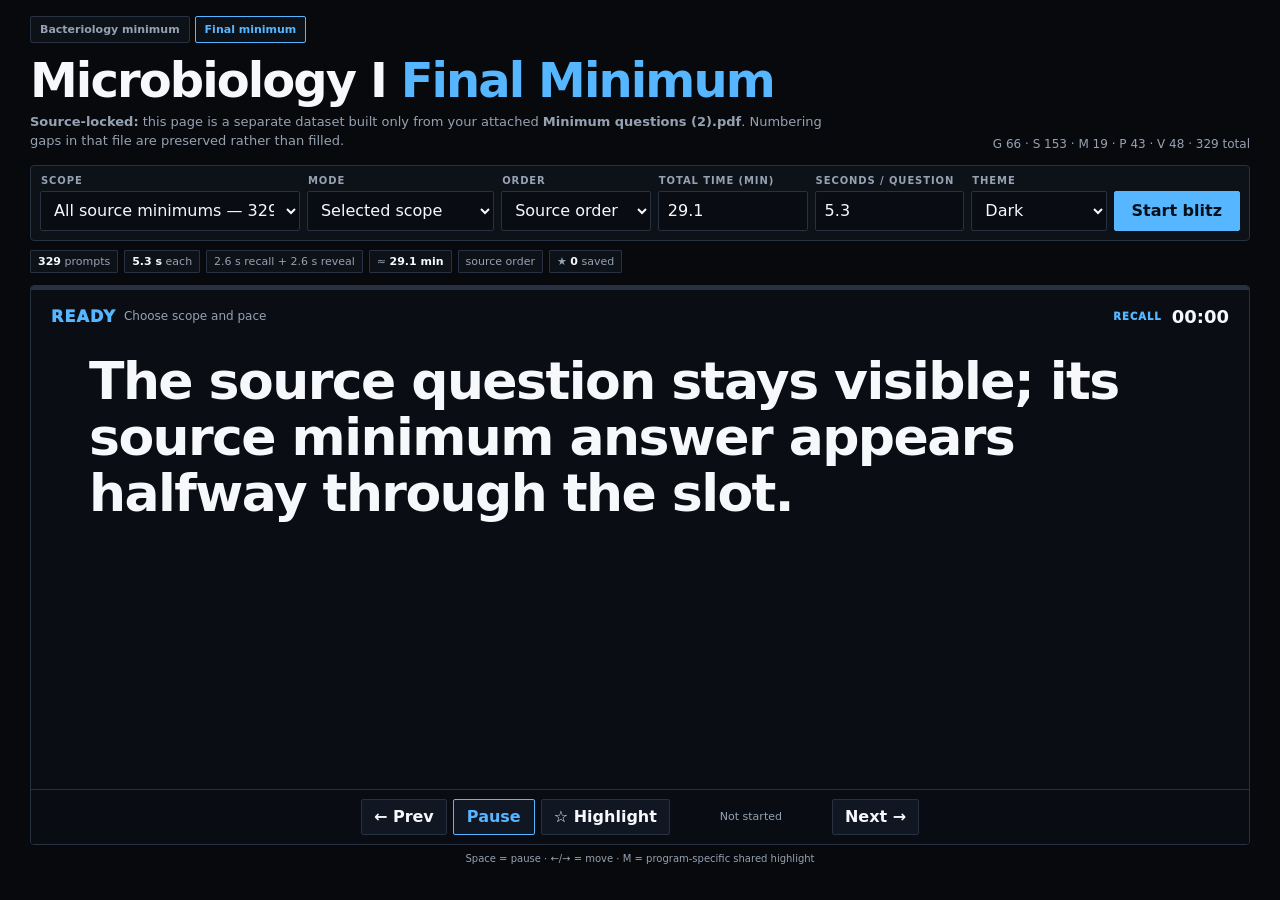
<file: final.html>
<!doctype html><html lang="en" data-theme="dark"><head><meta charset="utf-8"><meta name="viewport" content="width=device-width,initial-scale=1,viewport-fit=cover"><meta http-equiv="Cache-Control" content="no-cache,no-store,must-revalidate"><meta id="themeMeta" name="theme-color" content="#07090d"><title>Microbiology I — Final Minimum</title><link rel="stylesheet" href="data/final.css?v=3"></head><body><div class="wrap">
<nav class="topnav"><a href="blitz.html">Bacteriology minimum</a><span class="active">Final minimum</span></nav>
<header><div><h1>Microbiology I <span>Final Minimum</span></h1><div class="sub"><b>Source-locked:</b> this page is a separate dataset built only from your attached <b>Minimum questions (2).pdf</b>. Numbering gaps in that file are preserved rather than filled.</div></div><div class="src">G 66 · S 153 · M 19 · P 43 · V 48 · 329 total</div></header>
<section class="setup"><div class="f"><label>Scope</label><select id="scope"></select></div><div class="f"><label>Mode</label><select id="runmode"><option value="blitz">Selected scope</option><option value="mix">Random exam mix</option></select></div><div class="f"><label>Order</label><select id="order"><option value="source">Source order</option><option value="random">Random order</option></select></div><div class="f"><label>Total time (min)</label><input id="minutes" type="number" min=".1" max="360" step=".1" value="30"></div><div class="f"><label>Seconds / question</label><input id="secq" type="number" min=".5" max="600" step=".1" value="5.3"></div><div class="f"><label>Theme</label><select id="theme"><option value="light">Light</option><option value="dark">Dark</option><option value="amoled">AMOLED</option></select></div><button class="start" id="start">Start blitz</button></section>
<section class="mixpanel" id="mixpanel"><div class="mixrow"><div class="f"><label>Preset</label><select id="preset"></select></div><div id="mixcounts" class="mixcounts"></div></div><div class="mixnote">Final and bacteriology content are stored separately. This source begins Systemic at S2 and skips V41; those gaps are preserved.</div></section><div class="pace" id="pace"></div>
<main class="stage"><div class="bar"><div class="fill" id="fill"></div></div><div id="run"><div class="head"><div class="meta"><span class="qid" id="qid">READY</span><span class="chapter" id="chapter">Choose scope and pace</span></div><div class="clock"><span class="phase" id="phase">Recall</span><strong id="clock">00:00</strong></div></div><div class="content" id="content"><div class="question" id="question">The source question stays visible; its source minimum answer appears halfway through the slot.</div><div class="answerwrap"><div class="alabel">Minimum answer — source text</div><div class="answer" id="answer"></div></div></div><div class="controls"><button id="prev">← Prev</button><button class="primary" id="pause">Pause</button><button id="markbtn">☆ Highlight</button><span class="status" id="status">Not started</span><button id="next">Next →</button></div></div><div class="end" id="end"><div><h2>Round complete.</h2><p id="endsummary"></p><button id="again">Run again</button></div></div></main><div class="foot">Space = pause · ←/→ = move · M = program-specific shared highlight</div></div><script src="data/final_exact_config.js?v=1"></script><script src="data/final_exact_1.js?v=1"></script><script src="data/final_exact_2.js?v=1"></script><script src="data/final_exact_3.js?v=1"></script><script src="data/final_exact_4.js?v=1"></script><script src="data/final_exact_5.js?v=1"></script><script src="data/final_exact_6.js?v=1"></script><script src="data/final_exact_7.js?v=2"></script><script src="data/final_exact_8.js?v=1"></script><script src="data/final_exact_9.js?v=1"></script><script src="data/final_exact_10.js?v=1"></script><script src="data/highlight_sync.js?v=3"></script><script src="data/source_app.js?v=1"></script></body></html>
</file>
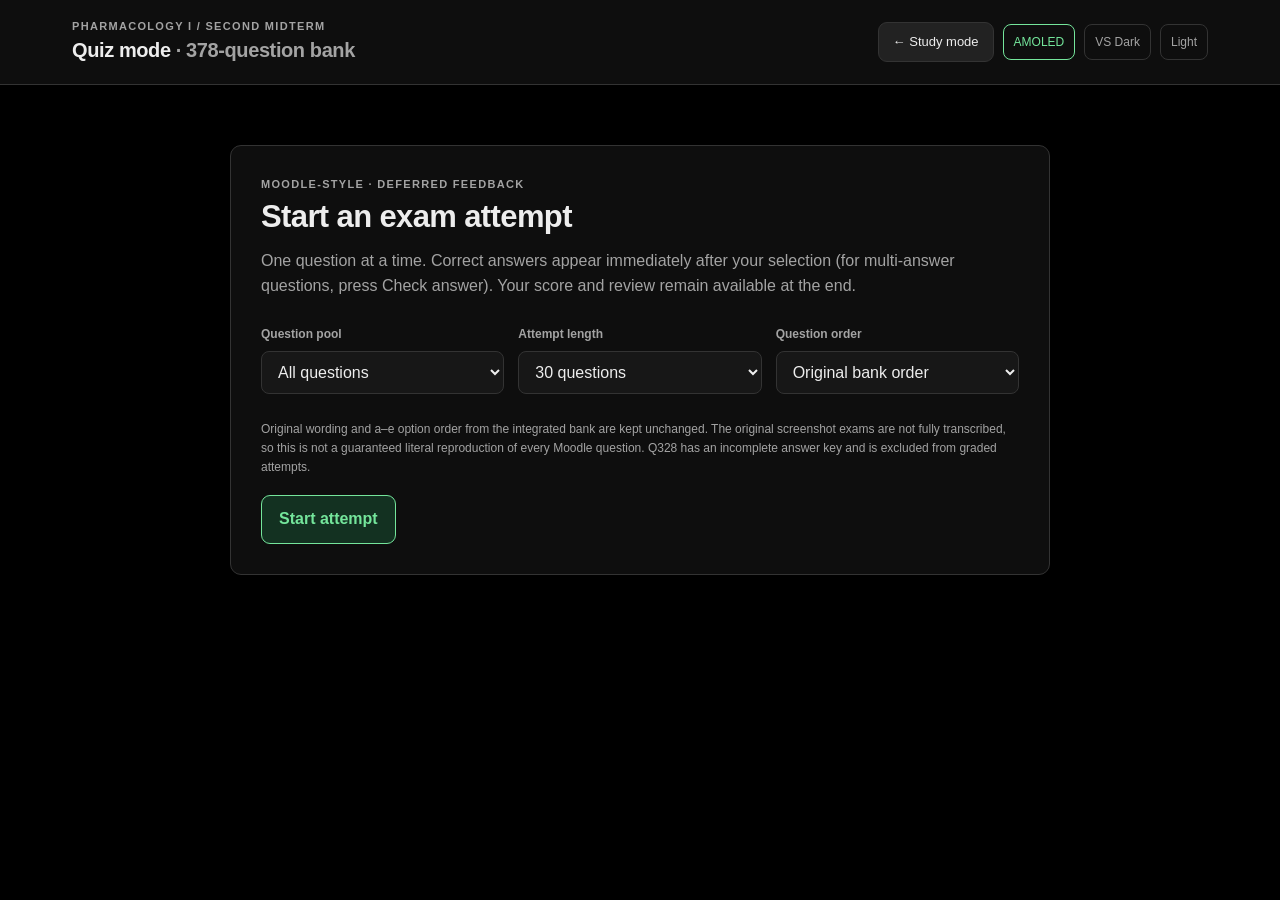
<file: pharmacology/quiz.html>
<!DOCTYPE html>
<html lang="en" data-theme="amoled">
<head>
<meta charset="utf-8"/>
<meta name="viewport" content="width=device-width,initial-scale=1,viewport-fit=cover"/>
<meta name="theme-color" content="#000000"/>
<meta name="description" content="Moodle-style Pharmacology I quiz. 378 integrated original-order questions, deferred marking and review."/>
<title>Pharmacology I — Quiz mode</title>
<style>
:root{font-family:Inter,-apple-system,BlinkMacSystemFont,"Segoe UI",Arial,sans-serif;font-synthesis:none}
*{box-sizing:border-box}
html[data-theme="amoled"]{color-scheme:dark;--bg:#000;--panel:#0e0e0e;--pane:#171717;--ink:#ededed;--muted:#a3a3a3;--border:#333;--green:#74e59b;--greenbg:#133121;--red:#fa9999;--redbg:#401d21;--blue:#6fb6f7;--bluebg:#16283b;--btn:#222}
html[data-theme="vscode"]{color-scheme:dark;--bg:#1e1e1e;--panel:#252526;--pane:#303034;--ink:#e0e0e0;--muted:#b1b1b4;--border:#505057;--green:#84dda0;--greenbg:#1b3a2b;--red:#ffaaaa;--redbg:#4a2828;--blue:#9fcaff;--bluebg:#203d5a;--btn:#37373b}
html[data-theme="light"]{color-scheme:light;--bg:#f5f6f8;--panel:#fff;--pane:#f0f2f4;--ink:#202b37;--muted:#536171;--border:#d3d8de;--green:#087b3e;--greenbg:#e1f7e7;--red:#a5212b;--redbg:#ffe8e8;--blue:#155c9a;--bluebg:#e6f2ff;--btn:#e9edf2}
body{margin:0;background:var(--bg);color:var(--ink);min-height:100vh;line-height:1.55}
button,select,input{font:inherit}
button,a,select,input{outline-offset:3px}
button:focus-visible,a:focus-visible,select:focus-visible,input:focus-visible{outline:2px solid var(--blue)}
button{cursor:pointer}
a{color:var(--blue)}
header{border-bottom:1px solid var(--border);background:var(--panel)}
.top{max-width:1180px;padding:18px 22px;margin:auto;display:flex;justify-content:space-between;align-items:center;gap:15px;flex-wrap:wrap}
.overline{text-transform:uppercase;letter-spacing:.12em;font-size:11px;color:var(--muted);font-weight:750}
.brand{font-size:20px;font-weight:800;letter-spacing:-.02em}
.toplinks{display:flex;align-items:center;flex-wrap:wrap;gap:9px}
.toplinks a{display:inline-flex;align-items:center;color:var(--ink);text-decoration:none;font-size:13px;background:var(--btn);padding:9px 14px;border:1px solid var(--border);border-radius:9px}
.toplinks button{color:var(--muted);background:var(--panel);border:1px solid var(--border);border-radius:8px;padding:8px 10px;font-size:12px}
.toplinks button[aria-pressed="true"]{border-color:var(--green);color:var(--green)}
main{max-width:1180px;margin:0 auto;padding:25px 22px 50px}
.card{border:1px solid var(--border);border-radius:11px;background:var(--panel)}
.setup{max-width:820px;margin:35px auto;padding:30px}
h1{font-size:clamp(23px,3.5vw,31px);margin:0 0 8px;letter-spacing:-.02em}
h2{font-size:19px;margin:0 0 16px}
p{margin:0 0 15px}
.muted,.small{color:var(--muted)}
.small{font-size:12px}
.setup-grid{display:grid;grid-template-columns:repeat(3,minmax(0,1fr));gap:14px;margin:26px 0}
.field{display:flex;flex-direction:column;gap:8px}
.field label{font-size:12px;color:var(--muted);font-weight:750}
select{padding:11px 12px;border:1px solid var(--border);border-radius:8px;background:var(--pane);color:var(--ink);min-width:0}
.primary,.secondary{border:1px solid var(--border);padding:11px 17px;min-height:44px;border-radius:9px;font-weight:700}
.primary{background:var(--greenbg);color:var(--green);border-color:var(--green)}
.secondary{background:var(--btn);color:var(--ink)}
.actions{display:flex;flex-wrap:wrap;gap:10px;margin:19px 0 0}
.topstats{display:flex;align-items:center;justify-content:space-between;gap:12px;flex-wrap:wrap;margin:0 0 16px}
.statline{font-size:13px;color:var(--muted)}
.statline strong{color:var(--ink)}
.progress{height:5px;border-radius:6px;background:var(--pane);overflow:hidden;margin:0 0 20px}
.progress > div{height:100%;background:var(--green);transition:width .2s}
.exam-grid{display:grid;grid-template-columns:minmax(0,1fr) 256px;gap:18px;align-items:start}
.exam-head{border-bottom:1px solid var(--border);padding:14px 20px;display:flex;align-items:center;justify-content:space-between;gap:10px;flex-wrap:wrap}
.qtitle{font-size:16px;font-weight:800}
.qstatus{font-size:12px;color:var(--muted)}
.flag{background:none;border:1px solid var(--border);border-radius:7px;padding:6px 10px;color:var(--muted);font-size:12px}
.flag.active{border-color:#e5a942;color:#e5a942}
.qbody{padding:23px 25px 25px}
.stem{font-size:clamp(17px,2.2vw,20px);font-weight:650;white-space:pre-wrap;overflow-wrap:anywhere;line-height:1.5;margin:0 0 22px}
.choices{display:flex;flex-direction:column;gap:10px}
.choice{display:flex;align-items:flex-start;gap:13px;background:var(--pane);border:1px solid transparent;border-radius:8px;padding:13px 15px;font-size:15px;cursor:pointer;overflow-wrap:anywhere}
.choice:focus-within{outline:2px solid var(--blue)}
.choice input{accent-color:var(--blue);margin:4px 0 0;flex-shrink:0;width:17px;height:17px}
.choice.selected{border-color:var(--blue);background:var(--bluebg)}
.choice.keyed{border-color:var(--green);background:var(--greenbg);color:var(--green);font-weight:700}
.choice.wrong{border-color:var(--red);background:var(--redbg);color:var(--red)}
.choice-letter{font-weight:700;min-width:18px}
.choice-text{white-space:pre-wrap;flex:1}
.correct-icon{font-weight:900}
.qnotice{font-size:12px;color:var(--muted);margin:16px 0 0}
.grading{margin:18px 0 0;padding:12px 14px;border-radius:8px;border:1px solid var(--border);font-weight:700}
.grading.pass{color:var(--green);background:var(--greenbg);border-color:var(--green)}
.grading.fail{color:var(--red);background:var(--redbg);border-color:var(--red)}
.exam-actions{display:flex;justify-content:space-between;gap:12px;flex-wrap:wrap;margin:16px 0}
.buttonrow{display:flex;gap:8px}
.side{padding:17px}
.sidehead{font-size:13px;font-weight:800;margin-bottom:10px}
.sidelegend{font-size:11px;color:var(--muted);line-height:1.5;margin-bottom:13px}
.navgrid{display:grid;grid-template-columns:repeat(5,1fr);gap:7px;max-height:410px;overflow:auto;padding:2px}
.navq{background:var(--pane);color:var(--ink);border:1px solid var(--border);border-radius:6px;min-height:39px;font-size:12px;font-weight:650;position:relative}
.navq.answered{border-color:var(--blue);background:var(--bluebg)}
.navq.current{box-shadow:inset 0 0 0 2px var(--green)}
.navq.flagged:after{content:"●";position:absolute;top:-5px;right:2px;color:#e5a942;font-size:12px}
.navq.bad{background:var(--redbg);border-color:var(--red)}
.navq.good{background:var(--greenbg);border-color:var(--green)}
.sidefoot{display:flex;flex-direction:column;gap:9px;margin-top:16px}
.result{max-width:860px;margin:0 auto 20px;padding:25px}
.bigscore{font-size:48px;font-weight:900;line-height:1.1;color:var(--green);font-variant-numeric:tabular-nums}
.metrics{display:flex;gap:19px;flex-wrap:wrap;margin:14px 0}
.metric{color:var(--muted);font-size:13px}.metric strong{display:block;color:var(--ink);font-size:23px}
.result-notice{color:var(--muted);font-size:12px}
.empty{display:none}
[hidden]{display:none!important}
@media(max-width:760px){
 main{padding:14px 12px 30px}
 .top{padding:14px 12px}
 .exam-grid{grid-template-columns:minmax(0,1fr)}
 .side{order:2}
 .navgrid{max-height:160px}
 .qbody{padding:20px 16px}
 .exam-head{padding:13px 16px}
 .setup{margin:8px auto;padding:20px 16px}
 .setup-grid{grid-template-columns:1fr}
 .exam-actions .buttonrow{width:100%}
 .exam-actions .buttonrow button{flex:1}
 .choice{font-size:14px;padding:12px}
 .toplinks{width:100%}
}
</style>
</head><body>
<header><div class="top"><div><div class="overline">Pharmacology I / Second Midterm</div><div class="brand">Quiz mode <span class="muted">· 378-question bank</span></div></div>
<div class="toplinks"><a href="index.html">← Study mode</a><button type="button" data-theme-option="amoled" aria-pressed="true">AMOLED</button><button type="button" data-theme-option="vscode" aria-pressed="false">VS Dark</button><button type="button" data-theme-option="light" aria-pressed="false">Light</button></div></div></header>
<main>
<section class="card setup" id="setup">
 <div class="overline">Moodle-style · deferred feedback</div>
 <h1>Start an exam attempt</h1>
 <p class="muted">One question at a time. Correct answers appear immediately after your selection (for multi-answer questions, press Check answer). Your score and review remain available at the end.</p>
 <div class="setup-grid">
  <div class="field"><label for="scope">Question pool</label><select id="scope"><option value="all">All questions</option><option value="main">Main bank (1–295)</option><option value="appendix">Earlier papers (296–378)</option></select></div>
  <div class="field"><label for="length">Attempt length</label><select id="length"><option value="30">30 questions</option><option value="50">50 questions</option><option value="100">100 questions</option><option value="all">All available</option></select></div>
  <div class="field"><label for="order">Question order</label><select id="order"><option value="original">Original bank order</option><option value="shuffle">Shuffle questions</option></select></div>
 </div>
 <p class="small">Original wording and a–e option order from the integrated bank are kept unchanged. The original screenshot exams are not fully transcribed, so this is not a guaranteed literal reproduction of every Moodle question. Q328 has an incomplete answer key and is excluded from graded attempts.</p>
 <div class="actions"><button type="button" class="primary" id="start">Start attempt</button><button type="button" class="secondary" id="resume" hidden>Resume previous attempt</button></div>
</section>
<section class="card result" id="results" hidden aria-live="polite">
 <div class="overline">Attempt finished</div><h1>Your result</h1><div class="bigscore" id="score"></div>
 <div class="metrics"><div class="metric"><strong id="correctCount"></strong>Correct</div><div class="metric"><strong id="wrongCount"></strong>Incorrect</div><div class="metric"><strong id="unansweredCount"></strong>Unanswered</div></div>
 <p class="result-notice">Strict exact-match marking for questions with multiple correct options. You can review the original wording, your selection, and the keyed answer below.</p>
 <div class="actions"><button class="primary" type="button" id="reviewWrong">Review incorrect answers</button><button class="secondary" type="button" id="reviewAll">Review all questions</button><button class="secondary" type="button" id="newAttempt">New attempt</button></div>
</section>
<section id="exam" hidden>
<div class="topstats"><div class="statline"><strong id="attemptState">Attempt in progress</strong> · <span id="answeredCount">0 answered</span> · <span id="elapsed">00:00</span></div><div class="statline" id="questionProgress">Question 1 of 30</div></div>
<div class="progress"><div id="progressFill" style="width:0"></div></div>
<div class="exam-grid">
<div>
<article class="card" aria-label="Current exam question">
<div class="exam-head"><div><div class="qtitle" id="questionTitle">Question 1</div><div class="qstatus" id="questionStatus">Not yet answered · Marked out of 1.00</div></div><button class="flag" type="button" id="flag">⚑ Flag question</button></div>
<div class="qbody"><div class="stem" id="stem"></div><div class="choices" id="choices" role="group" aria-label="Answer options"></div><div class="actions"><button class="primary" id="checkAnswer" type="button" hidden>Check answer</button></div><div class="qnotice" id="notice"></div><div class="grading" id="grading" hidden></div></div>
</article>
<div class="exam-actions"><div class="buttonrow"><button class="secondary" id="prev" type="button">← Previous</button><button class="primary" id="next" type="button">Next →</button></div><button class="secondary" id="finish" type="button">Finish attempt</button></div>
</div>
<aside class="card side"><div class="sidehead">Quiz navigation</div><div class="sidelegend">Blue = answered · Gold dot = flagged · Green/red = review results</div><div class="navgrid" id="navgrid" aria-label="Question navigation"></div><div class="sidefoot"><div class="small" id="navsummary"></div><button class="secondary" id="finishSide" type="button">Finish attempt</button></div></aside>
</div>
</section>
</main>
<script>
'use strict';
const QUESTIONS = [{"n":1,"q":"Which of the following receptor types mediates the effects of opioid agonists?","a":[["a","Gs-coupled G protein-coupled receptors (GPCRs)",false],["b","Gi/o-coupled G protein-coupled receptors (GPCRs)",true],["c","ligand-gated sodium channels",false],["d","Gq-coupled G protein-coupled receptors (GPCRs)",false],["e","receptor tyrosine kinases",false]]},{"n":2,"q":"Which of the following is NOT an indication for SSRIs?","a":[["a","Depression",false],["b","Bulimia",false],["c","Generalized anxiety disorder",false],["d","Mania",true],["e","Obsessive-compulsive disorder",false]]},{"n":3,"q":"What is 'tachyphylaxis'?","a":[["a","A gradual decrease in drug response",false],["b","A gradual increase in drug response",false],["c","A rapid decrease in drug response after repeated doses",true],["d","Development of drug resistance",false],["e","A rapid increase in drug response after repeated doses",false]]},{"n":4,"q":"In which of the following conditions is administration of a cholinesterase inhibitor indicated?","a":[["a","Hypertension",false],["b","Alzheimer disease",true],["c","Fundus examination",false],["d","Asthma",false],["e","Peptic ulcer",false]]},{"n":5,"q":"In which type of pain can NSAIDs be effective?","a":[["a","Migraine headache",true],["b","Diabetic neuropathic pain",false],["c","Phantom limb pain",false],["d","Drug-induced neuropathy",false],["e","Trigeminal neuralgia",false]]},{"n":6,"q":"The adverse effects of typical antipsychotics are mediated through the following receptor effects, EXCEPT:","a":[["a","D1 antagonism",false],["b","5-HT2 antagonism",false],["c","Alpha-1 blockade",false],["d","Anticholinergic effect",false],["e","Alpha-2 blockade",true]]},{"n":7,"q":"Which analgesic is primarily recommended for the treatment of cramping visceral pain (e.g. intestinal colic)?","a":[["a","Indomethacin",false],["b","Meloxicam",false],["c","Metamizole",true],["d","Acetylsalicylic acid",false],["e","Celecoxib",false]]},{"n":8,"q":"Which of the following statements about acetylsalicylic acid and uric acid metabolism is true?","a":[["a","It inhibits xanthine oxidase",false],["b","It lowers serum uric acid at all doses",false],["c","At low doses, it decreases renal uric acid excretion; at high doses it has a uricosuric effect",true],["d","It has a uricosuric effect at all doses",false],["e","It has no effect on uric acid excretion",false]]},{"n":9,"q":"Why is the use of NSAIDs for pain relief during labor not recommended?","a":[["a","Aspirin can be used, but other NSAIDs cannot",false],["b","They can be administered parenterally but not orally",false],["c","They may prolong the labor process",true],["d","There is no such restriction",false],["e","They markedly increase uterine contractility and cause uterine spasms",false]]},{"n":10,"q":"Which of the following statements about the adverse effects of antipsychotics is FALSE?","a":[["a","Anticholinergic effects, such as dry mouth and urinary retention, may occur, particularly in older people",false],["b","Extrapyramidal symptoms develop because of inhibition of the dopaminergic system",false],["c","Hyperprolactinemia develops because of inhibition of the dopaminergic system",false],["d","H1 receptor antagonism causes sedation",false],["e","5-HT3 receptor antagonism contributes to weight gain",true]]},{"n":11,"q":"Which of the following is NOT a typical adverse effect of benzodiazepines?","a":[["a","Impaired reaction time and reflexes",false],["b","Liver injury",true],["c","Excitability and impulsivity",false],["d","Changes in sleep stages (REM/NREM)",false],["e","Confusion and ataxia in older adults",false]]},{"n":12,"q":"What is the primary therapeutic use of loperamide?","a":[["a","Sedation",false],["b","Analgesia",false],["c","Constipation",false],["d","Diarrhea",true],["e","Treatment of opioid overdose",false]]},{"n":13,"q":"Effects of amitriptyline, EXCEPT:","a":[["a","Inhibition of noradrenaline reuptake",false],["b","H1-receptor blockade",false],["c","Muscarinic-receptor blockade",false],["d","Inhibition of melatonin reuptake",true],["e","Inhibition of serotonin reuptake",false]]},{"n":14,"q":"Which of the following is characteristic of bupropion?","a":[["a","It reduces the activity of the noradrenergic system",false],["b","It increases 5-HT reuptake",false],["c","It is strongly sedating",false],["d","It is a selective 5-HT reuptake inhibitor",false],["e","It inhibits dopamine and noradrenaline reuptake",true]]},{"n":15,"q":"Which constitutive homeostatic function is primarily associated with the COX-2 enzyme?","a":[["a","Stabilization of body temperature",false],["b","Maintenance of intestinal motility",false],["c","Inhibition of platelet aggregation (through endothelial PGI2 production)",true],["d","Thromboxane A2 synthesis in platelets",false],["e","Maintenance of gastric mucosal integrity",false]]},{"n":16,"q":"Which of the following adverse effects typically occurs during the later stages of antipsychotic treatment?","a":[["a","Sedation",false],["b","Resting tremor",false],["c","Tardive dyskinesia",true],["d","Akathisia",false],["e","Bradykinesia",false]]},{"n":17,"q":"Which of the following mechanisms is most likely to be responsible for antipsychotic-induced weight gain?","a":[["a","H1 receptor blockade",true],["b","D2 receptor blockade",false],["c","alpha-1-receptor blockade",false],["d","Na+ channel blockade",false],["e","muscarinic receptor antagonism",false]]},{"n":18,"q":"Which of the following statements about antipsychotics is FALSE?","a":[["a","Droperidol is suitable for prevention and treatment of postoperative nausea and vomiting",false],["b","Cariprazine undergoes extensive metabolism and has several active metabolites",false],["c","Haloperidol is often used for agitation associated with alcohol withdrawal",false],["d","Risperidone has significant affinity for muscarinic M1 receptors",true],["e","Quetiapine may cause pronounced metabolic adverse effects",false]]},{"n":19,"q":"Which of the following sedative-hypnotics has a long-acting active metabolite?","a":[["a","Zolpidem",false],["b","Midazolam",false],["c","Zaleplon",false],["d","Diazepam",true],["e","Melatonin",false]]},{"n":20,"q":"The following statements about lamotrigine are true, EXCEPT:","a":[["a","It can be used in Lennox-Gastaut syndrome",false],["b","It is a broad-spectrum antiepileptic drug",false],["c","It causes dizziness",false],["d","It can be used as a mood stabilizer",false],["e","It can only be used to treat absence seizures",true]]},{"n":21,"q":"Which of the following drugs is suitable for rapid induction of general anesthesia?","a":[["a","Dexmedetomidine",false],["b","Isoflurane",false],["c","Desflurane",false],["d","Clonidine",false],["e","Propofol",true]]},{"n":22,"q":"Tetrabenazine is a:","a":[["a","GABA-A receptor modulator",false],["b","NMDA receptor agonist",false],["c","D2 receptor agonist used to alleviate Parkinsonian symptoms",false],["d","VMAT2 inhibitor used for symptomatic treatment of Huntington chorea",true],["e","MAO-B inhibitor",false]]},{"n":23,"q":"The reason for the rapid systemic elimination of articaine is:","a":[["a","Oxidation in the liver by CYP2D6",false],["b","Exhalation through the lungs",false],["c","Rapid renal excretion unchanged",false],["d","Hydrolysis of its ester side chain by plasma and tissue esterases (forming inactive articainic acid)",true],["e","Degradation in cerebrospinal fluid",false]]},{"n":24,"q":"Which statement about cholinesterase inhibitors used in Alzheimer disease is correct?","a":[["a","Memantine is a cholinesterase inhibitor",false],["b","Donepezil is a peripheral cholinesterase inhibitor and does not cross the blood-brain barrier",false],["c","Donepezil is an irreversible, non-selective cholinesterase inhibitor",false],["d","Donepezil has a short duration of action",false],["e","Rivastigmine is available as a transdermal patch",true]]},{"n":25,"q":"The main limitation of long-term benzodiazepine use as antiepileptic drugs is:","a":[["a","Development of tolerance (loss of efficacy) and dependence",true],["b","Hyperammonemia",false],["c","Strong inhibition of liver enzymes",false],["d","Hyponatremia",false],["e","Gingival hyperplasia",false]]},{"n":26,"q":"A possible skeletal consequence of long-term treatment with enzyme-inducing antiepileptic drugs (phenytoin, carbamazepine, phenobarbital) is:","a":[["a","Paget's disease",false],["b","Osteopetrosis",false],["c","Hyperphosphatemia",false],["d","Osteomalacia/osteoporosis (due to increased vitamin D breakdown)",true],["e","Increased bone formation",false]]},{"n":27,"q":"Which of the following is NOT an indication for morphine?","a":[["a","Rheumatic pain unresponsive to other analgesics",false],["b","Cancer pain",false],["c","Pain associated with acute myocardial infarction",false],["d","Trigeminal neuralgia",true],["e","Postoperative pain",false]]},{"n":28,"q":"A characteristic symptom of serotonin syndrome, EXCEPT:","a":[["a","Increased bowel activity",false],["b","Hyperthermia",false],["c","Deep vein thrombosis",true],["d","Hypertension",false],["e","Muscle rigidity",false]]},{"n":29,"q":"Which drug would you choose to relieve headache in a woman in the third trimester of pregnancy?","a":[["a","Celecoxib",false],["b","Indomethacin",false],["c","Paracetamol",true],["d","Diclofenac",false],["e","Acetylsalicylic acid",false]]},{"n":30,"q":"For which indication is diazepam NOT officially approved?","a":[["a","Treatment of delirium tremens",false],["b","Treatment of status epilepticus",false],["c","Treatment of severe acute anxiety",false],["d","Muscle relaxation",false],["e","Treatment of insomnia (sleep disorders)",true]]},{"n":31,"q":"Which of the following compounds may cause hallucinations?","a":[["a","Clozapine",false],["b","Risperidone",false],["c","Midazolam",false],["d","L-dopa",true],["e","Haloperidol",false]]},{"n":32,"q":"Which statement is TRUE?","a":[["a","Entacapone is an MAO-B inhibitor",false],["b","Amitriptyline has a CNS-stimulant effect",false],["c","Aripiprazole is a typical antipsychotic",false],["d","Benzodiazepines are more toxic than barbiturates",false],["e","Buspirone is a partial 5-HT1A receptor agonist",true]]},{"n":33,"q":"Which statement about barbiturates is TRUE?","a":[["a","All barbiturates have anticonvulsant activity",false],["b","Their overdose can readily be fatal",true],["c","Barbiturates have a wider therapeutic index than benzodiazepines",false],["d","They prolong chloride-channel opening frequency like benzodiazepines",false],["e","They have a specific antidote for overdose",false]]},{"n":34,"q":"What is the antidote for paracetamol overdose?","a":[["a","Naloxone",false],["b","Enhanced elimination by urinary acidification",false],["c","Enhanced elimination by urinary alkalinization",false],["d","Flumazenil",false],["e","Intravenous N-acetylcysteine",true]]},{"n":35,"q":"Which of the following is characteristic of trazodone?","a":[["a","It is a selective dopamine reuptake inhibitor",false],["b","It is an MT1/MT2 agonist and a 5-HT2C antagonist",false],["c","It is a 5-HT2A antagonist and weak SERT inhibitor; it is sedating and may rarely cause priapism",true],["d","It is an irreversible MAO inhibitor",false],["e","It is a selective noradrenaline reuptake inhibitor",false]]},{"n":36,"q":"Which statement about the Z-drugs is TRUE?","a":[["a","They do not alter normal sleep architecture significantly",true],["b","Their duration of action is longer than 8 hours",false],["c","They preferentially bind to benzodiazepine receptor sites containing the alpha-2 subunit",false],["d","They have pronounced skeletal muscle-relaxant effects",false],["e","Ziprasidone is an example of this group",false]]},{"n":37,"q":"The following is a serious idiosyncratic adverse effect of lamotrigine:","a":[["a","Arrhythmias",false],["b","Sedation",false],["c","Bone demineralization",false],["d","Stevens-Johnson syndrome (severe exfoliative dermatitis)",true],["e","Weight gain",false]]},{"n":38,"q":"Local anesthetics are:","a":[["a","Strong acids",false],["b","Weak acids",false],["c","Salts",false],["d","Weak bases",true],["e","Strong bases",false]]},{"n":39,"q":"Which of the following has clinically significant non-opioid effects in addition to its opioid activity?","a":[["a","tramadol",true],["b","morphine",false],["c","oxycodone",false],["d","fentanyl",false],["e","methadone",false]]},{"n":40,"q":"Which of the following factors does NOT affect the speed of onset of anesthesia?","a":[["a","Lipid-gas partition coefficient",true],["b","Cardiac output",false],["c","Alveolar concentration",false],["d","Minute ventilation",false],["e","Blood-gas partition coefficient",false]]},{"n":41,"q":"What is the primary mechanism of action of local anesthetics?","a":[["a","Activation of ligand-gated K+ channels",false],["b","Activation of N-type Ca2+ channels",false],["c","Inhibition of voltage-gated Na+ channels",true],["d","Activation of voltage-gated Na+ channels",false],["e","Inhibition of GABA-sensitive K+ channels",false]]},{"n":42,"q":"Which statement about local anesthetics is correct?","a":[["a","All compounds cause significant vasodilation",false],["b","Some agents are not metabolized and are excreted unchanged by the kidneys",false],["c","They inhibit only neuronal Na+ channels",false],["d","Their duration of action is directly proportional to their plasma half-life",false],["e","Some agents can be hydrolyzed by plasma and tissue esterases",true]]},{"n":43,"q":"A patient who was successfully treated with naloxone for a heroin overdose loses consciousness again and develops slow breathing one hour later. What is the most likely explanation?","a":[["a","The duration of action of naloxone is shorter than that of heroin and its active metabolites, so repeat doses or an infusion may be required.",true],["b","Naloxone has a long-lasting μ-opioid receptor agonist effect.",false],["c","Serotonin syndrome has developed.",false],["d","Naloxone precipitated withdrawal, which causes respiratory arrest.",false],["e","The patient has developed tolerance to naloxone.",false]]},{"n":44,"q":"Which drug produces para-aminobenzoic acid (PABA), which may cause an allergic reaction, upon hydrolysis by esterases?","a":[["a","Articaine",false],["b","Levobupivacaine",false],["c","Bupivacaine",false],["d","Lidocaine",false],["e","Procaine",true]]},{"n":45,"q":"The following drug has neither sedative nor hypnotic effects:","a":[["a","Clonidine",false],["b","Pregabalin",false],["c","Amitriptyline",false],["d","Propranolol",true],["e","Opioids",false]]},{"n":46,"q":"Which of the following drugs can be used for induction of general anesthesia?","a":[["a","Sevoflurane",true],["b","Isoflurane",false],["c","N2O",false],["d","Phenobarbital",false],["e","Desflurane",false]]},{"n":47,"q":"Which opioid receptor is primarily responsible for dysphoria?","a":[["a","Delta-opioid receptor",false],["b","Kappa-opioid receptor",true],["c","Nociceptin receptor",false],["d","Combined delta- and mu-opioid activation",false],["e","Mu-opioid receptor",false]]},{"n":48,"q":"What is the greatest risk associated with depot antipsychotics?","a":[["a","Prolonged severe adverse reactions that are difficult to reverse (e.g., neuroleptic malignant syndrome)",true],["b","Difficulty swallowing",false],["c","Retroperitoneal fibrosis",false],["d","Allergic adverse reactions",false]]},{"n":49,"q":"Which of the following is an inhalational anesthetic?","a":[["a","Propofol",false],["b","Sevoflurane",true],["c","Etomidate",false],["d","Dexmedetomidine",false],["e","Midazolam",false]]},{"n":50,"q":"Which compound is NOT a neurotransmitter receptor agonist or antagonist?","a":[["a","Biperiden",false],["b","Memantine",false],["c","Rivastigmine",true],["d","Pramipexole",false],["e","Ropinirole",false]]},{"n":51,"q":"Which statement about the adverse-effect profile of COX-2 inhibitors (celecoxib) is true?","a":[["a","They do not prolong labor",false],["b","They promote healing of the gastric mucosa",false],["c","They have stronger antipyretic effects than aspirin",false],["d","The likelihood of renal adverse effects is lower than with nonselective NSAIDs",false],["e","Long-term use or high doses may increase cardiovascular complication risk",true]]},{"n":52,"q":"Why is metamizole not used in many countries?","a":[["a","It has been associated with analgesic nephropathy",false],["b","It may cause severe gastric injury",false],["c","It is considered ineffective",false],["d","It can cause rare but severe agranulocytosis",true],["e","It has weak anti-inflammatory effects",false]]},{"n":53,"q":"Which of the following compounds does NOT bind to the benzodiazepine receptor?","a":[["a","Zolpidem",false],["b","Buspirone",true],["c","Flumazenil",false],["d","Alprazolam",false],["e","Diazepam",false]]},{"n":54,"q":"The pathophysiology of depression may be associated with decreased levels of all the following in the CNS, EXCEPT:","a":[["a","Noradrenaline",false],["b","BDNF (brain-derived neurotrophic factor)",false],["c","Tyramine",true],["d","Serotonin",false],["e","Dopamine",false]]},{"n":55,"q":"Which statement is FALSE?","a":[["a","Sevoflurane is suitable for rapid induction of anesthesia",false],["b","Ketamine acts at the benzodiazepine-binding site of GABA-A receptors",true],["c","Droperidol has antiemetic effects but may cause QT prolongation",false],["d","Midazolam is a short-acting benzodiazepine used for premedication",false],["e","Propofol is a GABA-A receptor modulator with sedative-hypnotic effects",false]]},{"n":56,"q":"Which opioid is recommended in combination with bupropion for obesity treatment?","a":[["a","Meperidine",false],["b","Methadone",false],["c","Naltrexone",true],["d","Fentanyl",false],["e","Oxycodone",false]]},{"n":57,"q":"Which opioid is most likely to cause dysphoria?","a":[["a","Dihydrocodeine",false],["b","Meperidine",false],["c","Fentanyl",false],["d","Morphine",false],["e","Nalbuphine",true]]},{"n":58,"q":"Which statement is true about benzodiazepines?","a":[["a","They have no antidote to treat overdose",false],["b","They produce effects to interact when administered with opiates",false],["c","They have no respiratory depressant effect",false],["d","Barbiturates have a lower therapeutic index than benzodiazepines",true],["e","Their chloride-channel action acts through GABA-A receptor binding",false]]},{"n":59,"q":"Which of the following is available as a topical preparation?","a":[["a","Celecoxib",false],["b","Paracetamol",false],["c","Acetylsalicylic acid",false],["d","Metamizole",false],["e","Diclofenac",true]]},{"n":60,"q":"Which local anesthetic was historically used as the reference standard for comparing efficacy?","a":[["a","Cocaine",false],["b","Procaine",true],["c","Levobupivacaine",false],["d","Articaine",false],["e","Lidocaine",false]]},{"n":61,"q":"Which statement is correct?","a":[["a","Selegiline is a selective MAO-A inhibitor",false],["b","Ethosuximide has therapeutic value in absence epilepsy",true],["c","Bromocriptine is a D2 antagonist",false],["d","SSRIs are usually combined with MAO inhibitors",false],["e","Flumazenil has a sedative effect",false]]},{"n":62,"q":"Which statement is true for moclobemide?","a":[["a","It is an MAO inhibitor used in Parkinson disease as well",false],["b","There is a high risk of cheese reaction with its use",false],["c","It is an irreversible monoamine oxidase inhibitor",false],["d","It is a reversible inhibitor of MAO-A",true],["e","It is mostly administered parenterally",false]]},{"n":63,"q":"What is the main disadvantage of sevoflurane?","a":[["a","Irritative effect",false],["b","Low potency (high MAC)",true],["c","Lack of muscle relaxant effect",false],["d","Significant metabolism",false],["e","Strong vasodilation",false]]},{"n":64,"q":"A narrow-spectrum antiepileptic drug used in the treatment of generalized tonic clonic seizures:","a":[["a","Valproate",false],["b","Ethosuximide",false],["c","Carbamazepine",true],["d","Lamotrigine",false],["e","Levetiracetam",false]]},{"n":65,"q":"Which of the following medications is most likely to cause weight gain?","a":[["a","Vigabatrin",false],["b","Citalopram",false],["c","Quetiapine",true],["d","Entacapone",false],["e","Ropinirole",false]]},{"n":66,"q":"True about allopurinol, EXCEPT:","a":[["a","Excreted via the kidneys",false],["b","Hypoxanthine analogue",false],["c","May provoke a gout attack when treatment starts",false],["d","Used as first-line urate-lowering prophylactic therapy",false],["e","Inhibits urate oxidase",true]]},{"n":67,"q":"Which of the following could be an opioid effect?","a":[["a","Tachypnoea",false],["b","Insomnia",false],["c","Diarrhea",false],["d","Cough",false],["e","Vomiting",true]]},{"n":68,"q":"Which drug does NOT act on chloride channels?","a":[["a","Dexmedetomidine",true],["b","Diazepam",false],["c","Thiopental",false],["d","Propofol",false],["e","Alprazolam",false]]},{"n":69,"q":"SSRI agent, which often causes QT prolongation?","a":[["a","Fluoxetine",false],["b","Paroxetine",false],["c","Sertraline",false],["d","Escitalopram",true],["e","Fluvoxamine",false]]},{"n":70,"q":"Which statement about buspirone is FALSE?","a":[["a","Does not cause sedation",false],["b","Does not cause muscle relaxation",false],["c","Does not cause dependence",false],["d","Can be taken with alcohol",false],["e","Anxiolytic effects develop rapidly",true]]},{"n":71,"q":"A possible adverse effect of lithium is:","a":[["a","Leukocytosis",false],["b","Any of the above",true],["c","Edema",false],["d","Negative inotropic effect",false],["e","Tremor",false]]},{"n":72,"q":"Which of the following is NOT an effect of barbiturates?","a":[["a","Amnesia",false],["b","General anesthesia",false],["c","Anxiolysis",false],["d","Hyperprolactinemia",true],["e","Antiepileptic activity",false]]},{"n":73,"q":"Which antiparkinsonian drug is the most effective for motor symptoms?","a":[["a","Entacapone",false],["b","Selegiline",false],["c","Amantadine",false],["d","Ropinirole",false],["e","Levodopa",true]]},{"n":74,"q":"Which of the following is NOT an SSRI?","a":[["a","Paroxetine",false],["b","Escitalopram",false],["c","Fluoxetine",false],["d","Sertraline",false],["e","Moclobemide",true]]},{"n":75,"q":"Which adverse effect is characteristic of ketamine during emergence from anesthesia?","a":[["a","Vivid dreams and hallucinations (emergence reactions)",true],["b","Adrenal insufficiency",false],["c","Bronchospasm",false],["d","Severe bradycardia",false],["e","Malignant hyperthermia",false]]},{"n":76,"q":"Which statement is TRUE about antiepileptic drugs?","a":[["a","Among classic drugs, phenobarbital has a broad spectrum",false],["b","Pregabalin is a GABA-A receptor antagonist",false],["c","Newer antiepileptic drugs are all broad-spectrum",false],["d","Lamotrigine is a narrow-spectrum, newer agent",false],["e","Carbamazepine mainly inhibits sodium channels",true]]},{"n":77,"q":"Which drug may cause pronounced anticholinergic adverse effects?","a":[["a","Risperidone",false],["b","Clozapine",true],["c","Haloperidol",false],["d","Tiapride",false],["e","Aripiprazole",false]]},{"n":78,"q":"Which compound does NOT have anticonvulsant activity?","a":[["a","Carbamazepine",false],["b","Valproate",false],["c","Diazepam",false],["d","Buspirone",true],["e","Levetiracetam",false]]},{"n":79,"q":"Which is the primary clinical use of valproate?","a":[["a","Sedation",false],["b","Analgesia",false],["c","Inhibition of gastric acid secretion",false],["d","Anxiolysis",false],["e","Treatment of partial and generalized epilepsy",true]]},{"n":80,"q":"Which antipsychotic is most likely to cause hyperprolactinemia?","a":[["a","Olanzapine",false],["b","Aripiprazole",false],["c","Haloperidol",true],["d","Quetiapine",false],["e","Cariprazine",false]]},{"n":81,"q":"Which statement about flumazenil is TRUE?","a":[["a","In patients taking benzodiazepines chronically, it can precipitate withdrawal symptoms and seizures",true],["b","Its half-life is longer than diazepam",false],["c","It is effective in barbiturate poisoning",false],["d","It is a noncompetitive antagonist of GABA-A receptors",false],["e","It does not antagonize Z-drug effects",false]]},{"n":82,"q":"Which anesthetic drug can be used to maintain general anesthesia during surgery?","a":[["a","Etomidate",false],["b","Propofol",true],["c","Dexmedetomidine",false],["d","Thiopental",false],["e","Clonidine",false]]},{"n":83,"q":"Which adverse effect is more common with atypical (second-generation) than typical (first-generation) antipsychotics?","a":[["a","Bradykinesia",false],["b","Tremor",false],["c","Hyperprolactinemia",false],["d","Tardive dyskinesia",false],["e","Weight gain",true]]},{"n":84,"q":"Which statement about the antidepressant agomelatine is FALSE?","a":[["a","Sexual dysfunction is a characteristic adverse effect",true],["b","It should be taken before bedtime",false],["c","It is a serotonin 5-HT2C receptor antagonist",false],["d","Liver function should be monitored during treatment",false],["e","It is a melatonin-receptor agonist",false]]},{"n":85,"q":"A patient with chronic alcohol consumption and malnutrition needs paracetamol. Which statement is correct?","a":[["a","It should be administered at a reduced dose because risk of formation/accumulation of the toxic metabolite is increased",true],["b","The dose should be increased because enzyme induction accelerates its elimination",false],["c","It should be replaced with aspirin because aspirin has no additional risk in alcohol use",false],["d","The usual adult dose can be used because toxicity is not dose-dependent",false],["e","N-acetylcysteine should be given prophylactically with every dose",false]]},{"n":86,"q":"Which drug is NOT suitable for induction of general anesthesia?","a":[["a","Sevoflurane",false],["b","Dexmedetomidine",true],["c","Thiopental",false],["d","Propofol",false],["e","Etomidate",false]]},{"n":87,"q":"Which statement about valproate is FALSE?","a":[["a","It blocks sodium channels",false],["b","It is hepatotoxic",false],["c","It does not affect the activity of CYP enzymes",true],["d","Because of teratogenicity, strict pregnancy prevention restrictions are required",false],["e","It can be used as a mood stabilizer",false]]},{"n":88,"q":"Which of the following is NOT characteristic of nootropic agents?","a":[["a","Reduction of red blood cell rigidity",false],["b","Membrane stabilization",false],["c","Inhibition of platelet aggregation",false],["d","Selective dopamine-receptor activity",true],["e","Improvement of oxygen utilization",false]]},{"n":89,"q":"Febuxostat: all of the following are true, EXCEPT:","a":[["a","It is metabolized mainly in the liver",false],["b","It can be safely coadministered with azathioprine",true],["c","It should be used cautiously in patients with cardiovascular disease",false],["d","Dose adjustment is generally not required in mild to moderate renal impairment",false],["e","It is a non-purine xanthine oxidase inhibitor",false]]},{"n":90,"q":"Which serious adverse effect led to a warning being issued for droperidol?","a":[["a","Adrenal insufficiency",false],["b","Megaloblastic anemia",false],["c","QT prolongation and torsades de pointes",true],["d","Malignant hyperthermia",false],["e","Bronchospasm",false]]},{"n":91,"q":"Which of the following opioids is the most potent opioid agonist?","a":[["a","Fentanyl",true],["b","Tramadol",false],["c","Morphine",false],["d","Nalbuphine",false],["e","Codeine",false]]},{"n":92,"q":"Which of the following mechanisms does NOT produce sedation or promote sleep?","a":[["a","GABA-A receptor agonism",false],["b","Inhibition of norepinephrine reuptake",true],["c","α2-receptor agonism",false],["d","H1-receptor antagonism",false],["e","MT1 (melatonin) receptor agonism",false]]},{"n":93,"q":"Which of the following local anesthetics has the longest duration of action?","a":[["a","Benzocaine",false],["b","Bupivacaine",true],["c","Lidocaine",false],["d","Articaine",false],["e","Cocaine",false]]},{"n":94,"q":"A contraindication to sumatriptan is:","a":[["a","Major depression",false],["b","Kidney stones",false],["c","Pneumonia",false],["d","Glaucoma",false],["e","Coronary artery disease",true]]},{"n":95,"q":"Which statement best explains why atropine overdose can cause hyperthermia?","a":[["a","It enhances the effect of serotonin in increasing body temperature",false],["b","It increases muscle activity, thereby increasing heat production",false],["c","It acts in the hypothalamus to increase body temperature (causing fever)",false],["d","It inhibits sweating, thereby reducing heat loss",true],["e","It directly increases thyroid hormone production",false]]},{"n":96,"q":"Which of the following statements is true?","a":[["a","Tubular secretion is not saturable",false],["b","Urine pH affects tubular reabsorption",true],["c","Tubular secretion decreases significantly in moderate renal impairment",false],["d","Glomerular filtration is saturable",false],["e","Tubular reabsorption is carried out by active transporters only",false]]},{"n":97,"q":"Which of the following NSAIDs has the lowest likelihood of causing gastrointestinal adverse effects?","a":[["a","Diclofenac",false],["b","Ketoprofen",false],["c","Ibuprofen",false],["d","Acetylsalicylic acid (aspirin)",false],["e","Celecoxib",true]]},{"n":98,"q":"Which of the following is NOT characteristic of acetylsalicylic acid (aspirin) poisoning?","a":[["a","Respiratory alkalosis in the initial phase",false],["b","Seizures",false],["c","Hypothermia",true],["d","Metabolic acidosis in later stages",false],["e","Respiratory depression in late stages",false]]},{"n":99,"q":"Which statement is TRUE?","a":[["a","Zolpidem acts selectively at the GABA-B receptor",false],["b","Propofol has a strong analgesic effect",false],["c","Flumazenil also reverses respiratory depression caused by barbiturates",false],["d","Flumazenil antagonizes the effects of both benzodiazepines and zolpidem",true],["e","Buspirone is an effective hypnotic",false]]},{"n":100,"q":"Tolerance generally does NOT develop to which of the following opioid effects?","a":[["a","Nausea",false],["b","Dysphoria",false],["c","Respiratory depression",false],["d","Euphoria",false],["e","Constipation",true]]},{"n":101,"q":"Which statement about duloxetine is TRUE?","a":[["a","It is a 5-HT2C antagonist and melatonin-receptor agonist",false],["b","It is an irreversible MAO inhibitor",false],["c","It is an SNRI used in neuropathic pain and fibromyalgia",true],["d","It is a selective serotonin reuptake inhibitor with no noradrenaline effect",false],["e","It is a selective noradrenaline reuptake inhibitor",false]]},{"n":102,"q":"Why is thiopental unsuitable for maintenance of anesthesia by continuous infusion?","a":[["a","It causes a hypertensive crisis",false],["b","It causes adrenocortical suppression",false],["c","It irritates the airways",false],["d","It accumulates",true],["e","It causes epileptiform seizures",false]]},{"n":103,"q":"A patient taking fluoxetine is prescribed tramadol. Which outcome is expected?","a":[["a","Analgesia increases because formation of the active metabolite is enhanced",false],["b","The SSRI abolishes the serotonergic effects of tramadol",false],["c","Only constipation increases",false],["d","There is no clinically significant interaction",false],["e","Analgesic efficacy may decrease because CYP2D6 inhibition reduces active metabolite formation, while serotonin syndrome and seizure risks increase",true]]},{"n":104,"q":"Which statement about the treatment of Parkinson's disease is true?","a":[["a","Selegiline causes a cheese reaction at therapeutic doses",false],["b","COMT inhibitors and MAO-B inhibitors are not used together",false],["c","Dopamine replacement therapy may also cause psychosis",true],["d","No drug is currently available for akinetic crisis",false],["e","Ropinirole facilitates levodopa passage across the blood-brain barrier",false]]},{"n":105,"q":"Which statement is TRUE?","a":[["a","Ketamine decreases blood pressure and heart rate",false],["b","Nitrous oxide has a rapid onset and its effects wear off rapidly",true],["c","In children, sevoflurane is used only for induction of general anesthesia",false],["d","Desflurane immediately decreases heart rate after inhalation begins",false],["e","Propofol has analgesic effects",false]]},{"n":106,"q":"Which of the following statements about phenytoin is true?","a":[["a","It may exhibit zero-order kinetics",true],["b","It is ineffective in preventing focal seizures",false],["c","It has no enzyme-inducing effect",false],["d","It is mainly used for absence seizures",false],["e","It is a calcium channel blocker",false]]},{"n":107,"q":"Which of the following statements about lithium is FALSE?","a":[["a","It inhibits iodide uptake into the thyroid gland and 5-deiodinase",true],["b","It has a narrow therapeutic index",false],["c","Interactions affecting renal excretion are expected, e.g. with ACE inhibitors",false],["d","Cardiac arrhythmias, typically bradycardia, may occur",false],["e","Epileptiform seizures can occur in severe intoxication",false]]},{"n":108,"q":"The mechanism of action of valproate is:","a":[["a","N-type calcium channel blockade",false],["b","GABA-transaminase inhibition",true],["c","Activation of presynaptic GABA release",false],["d","Sodium channel activation",false],["e","Activation of the GABA-B receptor",false]]},{"n":109,"q":"Piracetam is a:","a":[["a","NMDA receptor antagonist",false],["b","Dopamine receptor agonist",false],["c","MAO-A inhibitor",false],["d","MAO-B inhibitor",false],["e","Nootropic agent",true]]},{"n":110,"q":"Which statement is TRUE?","a":[["a","Metoclopramide (D2 antagonist) can safely treat nausea in Parkinson disease",false],["b","Dopamine agonists cannot cause hallucinations",false],["c","Levodopa has antipsychotic effects",false],["d","Clozapine can be used for Parkinson disease psychosis; high-potency D2 blockers should be avoided",true],["e","Haloperidol is the antipsychotic of choice in Parkinson disease",false]]},{"n":111,"q":"Which of the following analgesics has no clinically significant anti-inflammatory effect and is therefore unsuitable as a first-line treatment for an acute gout flare?","a":[["a","Naproxen",false],["b","Ibuprofen",false],["c","Ketoprofen",false],["d","Indomethacin",false],["e","Metamizole",true]]},{"n":112,"q":"Which statement about paracetamol is FALSE?","a":[["a","At therapeutic doses, it does not inhibit platelet aggregation",false],["b","It may be used during pregnancy with appropriate caution",false],["c","It is extensively metabolized in the liver",false],["d","Its gastric toxicity is comparable to that of acetylsalicylic acid",true],["e","It has no clinically significant anti-inflammatory effect",false]]},{"n":113,"q":"Which of the following is NOT an indication for antipsychotics?","a":[["a","Schizophrenia in adolescents",false],["b","An acute manic episode",false],["c","A mild depressive episode treated with monotherapy",true],["d","Symptoms of drug or alcohol withdrawal",false],["e","Organic psychoses",false]]},{"n":114,"q":"Which drug class is NOT used for migraine prophylaxis?","a":[["a","Certain antiepileptic drugs (e.g. valproate, topiramate)",false],["b","Certain antidepressants (e.g. amitriptyline)",false],["c","5-HT1B/1D agonists (e.g. eletriptan)",true],["d","A CGRP receptor antagonist (e.g. rimegepant)",false],["e","Beta blockers (e.g. propranolol)",false]]},{"n":115,"q":"Which statement is FALSE?","a":[["a","NSAIDs may be gastrotoxic",false],["b","NSAID-induced damage to the gastric mucosa is exclusively a consequence of prostaglandin synthesis inhibition",true],["c","NSAIDs have no direct local irritant effect",false],["d","NSAIDs may lead to thrombotic events",false],["e","NSAIDs and their metabolites are largely excreted via the kidneys",false]]},{"n":116,"q":"In which patient would you primarily consider using an antipsychotic in a depot formulation?","a":[["a","A patient with schizophrenia and poor insight into their illness",true],["b","Young patients",false],["c","Older women",false],["d","A patient with mood swings",false],["e","A patient with marked restlessness",false]]},{"n":117,"q":"Which compound is an NMDA receptor antagonist?","a":[["a","Clozapine",false],["b","Memantine",true],["c","Clonazepam",false],["d","Pramipexole",false],["e","Levodopa",false]]},{"n":118,"q":"Which of the following statements about morphine is TRUE?","a":[["a","It increases intestinal secretion",false],["b","It facilitates urination",false],["c","It increases the tone of smooth muscle sphincters",true],["d","It relieves smooth muscle spasms",false],["e","It increases propulsive intestinal motility",false]]},{"n":119,"q":"Levodopa:","a":[["a","Is metabolized to dopamine",true],["b","Also has an antiemetic effect",false],["c","May cause constipation",false],["d","Does not enter the central nervous system",false],["e","Can only be administered parenterally",false]]},{"n":120,"q":"The mechanism of action of vigabatrin is:","a":[["a","N-type calcium channel blockade",false],["b","Inhibition of presynaptic GABA release",false],["c","AMPA receptor inhibition",false],["d","GABA transaminase inhibition",true],["e","Sodium channel blockade",false]]},{"n":121,"q":"MAO-A inhibitors:","a":[["a","Cannot be used in Alzheimer disease",false],["b","Increase dopamine metabolism",false],["c","Are first-line agents for Huntington chorea",false],["d","Stimulate dopamine reuptake",false],["e","Inhibit dopamine metabolism",true]]},{"n":122,"q":"Which statement is TRUE?","a":[["a","Carbamazepine is a broad-spectrum antiepileptic drug",false],["b","Typical antipsychotics are high-potency dopamine D2 receptor antagonists",false],["c","SSRIs are strongly sedating",false],["d","Selective MAO-B inhibitors are used primarily in Parkinson disease",true],["e","Sevoflurane is unsuitable for induction of anesthesia because of its slow onset",false]]},{"n":123,"q":"Which of the following drugs is contraindicated for the treatment of fever in children because of the risk of a severe potentially life-threatening adverse effect?","a":[["a","Diclofenac",false],["b","Acetylsalicylic acid",true],["c","Ibuprofen",false],["d","Metamizole",false],["e","Paracetamol",false]]},{"n":124,"q":"Which of the following adverse effects of antidepressants may persist throughout the entire course of treatment?","a":[["a","Sexual dysfunction",true],["b","Headache",false],["c","Agitation",false],["d","Nausea and vomiting",false],["e","Diarrhea",false]]},{"n":125,"q":"The following statements characterize nitrous oxide (N2O):","a":[["a","It has a skeletal muscle relaxant effect",false],["b","It has a high blood-gas partition coefficient",false],["c","Its MAC is lower than that of isoflurane",false],["d","It is more soluble in blood than isoflurane",false],["e","Prolonged exposure may cause megaloblastic anemia",true]]},{"n":126,"q":"Which active substance is a serotonin receptor (5-HT1B/1D) agonist?","a":[["a","Valproate",false],["b","Galcanezumab",false],["c","Eletriptan",true],["d","Metoclopramide",false],["e","Rimegepant",false]]},{"n":127,"q":"Which effect is characteristic of benzodiazepines?","a":[["a","Analgesia",false],["b","Insomnia",false],["c","Muscle relaxation",true],["d","Convulsant activity",false],["e","Hypertension",false]]},{"n":128,"q":"Which of the following effects is NOT produced by benzodiazepines?","a":[["a","Anxiolysis",false],["b","Sedation",false],["c","Amnesia",false],["d","Muscle relaxation",false],["e","Analgesia",true]]},{"n":129,"q":"Rasburicase converts uric acid into which highly water-soluble compound?","a":[["a","Allantoin",true],["b","Hypoxanthine",false],["c","Urea",false],["d","Oxypurinol",false],["e","Xanthine",false]]},{"n":130,"q":"Drug interactions due to enzyme inhibition may be caused by:","a":[["a","phenytoin",false],["b","valproate",true],["c","levetiracetam",false],["d","phenobarbital",false],["e","vigabatrin",false]]},{"n":131,"q":"Which of the following may be an effect of opioid administration?","a":[["a","Vomiting",true],["b","Diarrhea",false],["c","Tachypnea",false],["d","Hypertension",false],["e","Insomnia",false]]},{"n":132,"q":"Which of the following statements is TRUE?","a":[["a","Ethanol potentiates the anesthetic effects of barbiturates",true],["b","Nitrous oxide is the most potent anesthetic",false],["c","Sevoflurane cannot be used for induction",false],["d","Isoflurane can be used only for induction",false],["e","Barbiturates are not used as anesthetics",false]]},{"n":133,"q":"Why is the risk of systemic toxicity higher with epidural than with spinal administration?","a":[["a","Drugs are absorbed more slowly in the epidural space and therefore accumulate",false],["b","A larger dose is required; the epidural space is highly vascularized (rapid absorption), and accidental intravascular injection is possible",true],["c","A larger proportion of spinally administered drugs is metabolized in cerebrospinal fluid",false],["d","The epidurally administered drug enters the central nervous system directly",false],["e","The pH in the epidural space is lower, so a larger proportion of the drug becomes ionized",false]]},{"n":134,"q":"Which of the following modulates serotonin receptors in the most complex way?","a":[["a","Escitalopram",false],["b","Mirtazapine",false],["c","Amitriptyline",false],["d","Vortioxetine",true],["e","Clomipramine",false]]},{"n":135,"q":"Which of the following statements about the treatment of bipolar disorder is FALSE?","a":[["a","Selective reuptake inhibitors are preferred over tricyclic antidepressants",false],["b","An antidepressant may be used in combination with a mood stabilizer",false],["c","Lithium may cause thyroid enlargement",false],["d","First-generation antipsychotics are first-choice agents for long-term maintenance treatment",true],["e","During first weeks of antidepressant treatment, monitor suicidality, especially in young adults",false]]},{"n":136,"q":"Which of the following statements is FALSE?","a":[["a","SSRIs must not be combined with monoamine oxidase inhibitors",false],["b","SSRIs may cause diarrhea",false],["c","Reboxetine is a selective serotonin-noradrenaline reuptake inhibitor",true],["d","Duloxetine is a selective serotonin-noradrenaline reuptake inhibitor",false],["e","Antidepressants can also be used to treat anxiety disorders",false]]},{"n":137,"q":"Which is NOT an inducer of hepatic microsomal enzymes?","a":[["a","Phenobarbital",false],["b","Valproate",true],["c","Phenytoin",false],["d","Carbamazepine",false],["e","Fosphenytoin",false]]},{"n":138,"q":"The antidote for benzodiazepine poisoning is:","a":[["a","Fentanyl",false],["b","Acetylcysteine",false],["c","Lactulose",false],["d","Naloxone",false],["e","Flumazenil",true]]},{"n":139,"q":"Which of the following substances has a half-life longer than 30 minutes?","a":[["a","Dobutamine",false],["b","Bisoprolol",true],["c","Adrenaline",false],["d","Esmolol",false],["e","Succinylcholine (suxamethonium)",false]]},{"n":140,"q":"Which of the following drugs is NOT used for treatment of anxiety disorders?","a":[["a","Zolpidem",true],["b","Buspirone [provisional reconstruction]",false],["c","Fluoxetine [provisional reconstruction]",false],["d","Alprazolam [provisional reconstruction]",false],["e","Diazepam [provisional reconstruction]",false]]},{"n":141,"q":"Which partition coefficient is inversely correlated with the MAC of inhalational anesthetics?","a":[["a","Oil/gas partition coefficient",true],["b","Blood/gas partition coefficient [reconstructed]",false],["c","Water/gas partition coefficient [reconstructed]",false],["d","Blood/tissue partition coefficient [reconstructed]",false],["e","Vapor pressure [reconstructed]",false]]},{"n":142,"q":"Which of the following has NOT been shown to increase cardiovascular risk?","a":[["a","Meloxicam",false],["b","Diclofenac",false],["c","Naproxen",true],["d","Celecoxib",false],["e","Ibuprofen?",false]]},{"n":143,"q":"The following statements are true about phenobarbital, EXEPT:","a":[["a","It has a sedative effect.",false],["b","It can cause dependency.",false],["c","It is an inducer of liver microsomal enzymes.",false],["d","It is also used primarily as an iv. anesthetic.",true],["e","A second-line therapeutic option in the treatment of generalized seizures.",false]]},{"n":144,"q":"Which drug DOES NOT lower blood pressure?","a":[["a","Thiopental",false],["b","Dexmedetomidine",false],["c","Ketamine",true],["d","Propofol",false],["e","Isoflurane",false]]},{"n":145,"q":"Used for substitution therapy in opioid-dependent patients:","a":[["a","methadone",true],["b","meperidine",false]]},{"n":146,"q":"Which stage/process of inflammation is primarily inhibited by NSAIDs?","a":[["a","Central (spinal cord) sensitisation and hyperalgesia",false],["b","The early phase, extravasation, edema formation and peripheral nerve sensitization",true],["c","All stages are equally inhibited",false],["d","Late stage fibroblast proliferation and fibrosis",false],["e","Immune cell chemotaxis",false]]},{"n":147,"q":"Which of the following statements is true?","a":[["a","NSAIDs can be used over a wide dose range",false],["b","Overuse of NSAIDs can lead to chronic headaches or kidney damage",true],["c","NSAIDs are effective in reducing joint destruction in RA",false],["d","The antipyretic effect of NSAIDs is due to the reduction of prostaglandins produced in the periphery",false],["e","The tissue toxicity of NSAIDs is less than that of opioid analgesics",false]]},{"n":148,"q":"Which of the following compounds is a dopamine agonist?","a":[["a","Pramipexole",true],["b","Carbidopa",false],["c","Levodopa",false],["d","Entacapone",false],["e","Selegiline",false]]},{"n":149,"q":"Which of the following anesthetics can only be administered intravenously?","a":[["a","Sevoflurane",false],["b","Isoflurane",false],["c","Nitrous oxide (N2O)",false],["d","Thiopental",true],["e","Ketamine",false]]},{"n":150,"q":"How is galcanezumab administered?","a":[["a","intravenously",false],["b","per os",false],["c","by subcutaneous injection",true],["d","as a sublingual tablet",false],["e","transdermally by transdermal patch",false]]},{"n":151,"q":"A potential side effect of treatment with any antipsychotic:","a":[["a","Agranulocytosis",false],["b","Liver enzyme elevation",false],["c","Weight loss",false],["d","Ventricular arrhythmias",false],["e","Neuroleptic malignant syndrome",true]]},{"n":152,"q":"The following are side effects of SSRI compounds, EXCEPT:","a":[["a","headache",false],["b","increased diuresis",true],["c","anxiety",false],["d","nausea, vomiting",false],["e","serotonin syndrome",false]]},{"n":153,"q":"Which of the following levodopa side effects in the treatment of Parkinson's disease is not relieved by carbidopa?","a":[["a","Tachycardia",false],["b","Dyskinesias",true],["c","Vomiting",false],["d","Blood pressure instability",false],["e","Nausea",false]]},{"n":154,"q":"Where should vasoconstrictor-containing local anesthetic combinations not be administered?","a":[["a","Abdominal wall",false],["b","Chest",false],["c","Forearm",false],["d","Outer thigh",false],["e","Finger",true]]},{"n":155,"q":"The following are side effects of lithium, EXCEPT:","a":[["a","Stevens-Johnson syndrome",true],["b","Weight gain",false],["c","ECG alterations",false],["d","Nephrogenic diabetes insipidus",false],["e","Hypothyroidism",false]]},{"n":156,"q":"Which of the following conditions is NOT a side effect of chronic treatment with oral morphine?","a":[["a","obstipation",false],["b","pruritus",false],["c","nausea",false],["d","insomnia",false],["e","diarrhoea",true]]},{"n":157,"q":"Which of the following is FALSE for amantadine?","a":[["a","is characterized by severe gastrointestinal side effects",true],["b","originally an antiviral drug",false],["c","of therapeutic importance in an akinetic crisis",false],["d","enhances dopamine synthesis",false],["e","develops tolerance to it",false]]},{"n":158,"q":"Factors that can trigger an epileptic seizure, EXCEPT:","a":[["a","Theophylline",false],["b","High doses of fluphenazine",false],["c","Substance abuse",false],["d","Alcohol or alcohol withdrawal",false],["e","Diazepam",true]]},{"n":159,"q":"Which of the following benzodiazepines has the shortest duration of action?","a":[["a","nitrazepam",false],["b","diazepam",false],["c","midazolam",true],["d","clonazepam",false],["e","alprazolam",false]]},{"n":160,"q":"Which anesthetic has the shortest duration of action?","a":[["a","Levobupivacaine",false],["b","Procaine",true],["c","Lidocaine",false],["d","Cocaine",false],["e","Articaine",false]]},{"n":161,"q":"Which opioid receptor is primarily responsible for euphoria?","a":[["a","-opioid receptor and -opioid receptor δ µ",false],["b","Nociceptin receptor",false],["c","-opioid receptor µ",true],["d","-opioid receptor δ",false],["e","-opioid receptor κ",false]]},{"n":162,"q":"True to rasburicase:","a":[["a","recombinant xanthine oxidase",false],["b","produces xanthine",false],["c","can only be given in acute hyperuricemia",false],["d","most common side effect is muscle spasm",false],["e","should not be used chronically due to immunogenic reactions",true]]},{"n":163,"q":"An antidepressant, that can be used for migraine prophylaxis:","a":[["a","reboxetine",false],["b","amitriptyline",true],["c","escitalopram",false],["d","sertraline",false],["e","duloxetine",false]]},{"n":164,"q":"Select the most potent local anesthetic!","a":[["a","Cocaine",false],["b","Bupivacaine",true],["c","Articaine",false],["d","Benzocaine",false],["e","Lidocaine",false]]},{"n":165,"q":"The advantages of using local anesthetics in combination with vasoconstrictors, EXCEPT:","a":[["a","Reduces blood loss during surgery",false],["b","Reduces the amount of local anesthetic needed for nerve block",false],["c","Prolongs the duration of action of local anesthetics",false],["d","Reduces the chance of local ischemia",true],["e","Reduces the entry of local anesthetics into circulation",false]]},{"n":166,"q":"Which of the following opioids does NOT cause pinpoint pupils when overdosed?","a":[["a","fentanyl",false],["b","heroin",false],["c","meperidine (pethidine)",true],["d","methadone",false],["e","morphine",false]]},{"n":167,"q":"Which of the following cell types does not contain the COX-2 enzyme?","a":[["a","Endothelial cells",false],["b","Spinal interneurons",false],["c","Blood platelets",true],["d","White blood cells",false],["e","Gastric mucosa cells",false]]},{"n":168,"q":"A side effect, that can occur hours after the initiation of therapy:","a":[["a","tardive dyskinesia",false],["b","agranulocytosis",false],["c","akinesia",false],["d","dystonia",true],["e","akathisia",false]]},{"n":169,"q":"Which of the following compounds inhibits DOPA decarboxylase?","a":[["a","levodopa",false],["b","pramipexole",false],["c","ropinirole",false],["d","carbidopa",true],["e","selegiline",false]]},{"n":170,"q":"A FALSE statement about antidepressive therapy:","a":[["a","Antidepressants should be discontinued gradually.",false],["b","Use of St. John's wort extract requires caution due to possible interactions.",false],["c","Cardiac side effects never occur.",true],["d","Additional use of anti-anxiety medication may be justified.",false],["e","Worsening of symptoms is common at the beginning of therapy.",false]]},{"n":171,"q":"Which of the following compounds is the strongest D2 antagonist?","a":[["a","Haloperidol",true],["b","Lithium",false],["c","Clomipramine",false],["d","Clozapine",false],["e","Ropinirole",false]]},{"n":172,"q":"Which of the following is NOT a side effect of phenytoin?","a":[["a","Megaloblastic anemia",false],["b","Gingival hyperplasia",false],["c","Hair loss",true],["d","Fetal hydration syndrome",false],["e","Vesicant-irritant effect in case of extravasation",false]]},{"n":173,"q":"Which of the following opioids is the longest-acting compound without pharmacological intervention?","a":[["a","meperidine",false],["b","fentanyl",false],["c","methadone",true],["d","naloxone",false],["e","morphine",false]]},{"n":174,"q":"Which of the following statements is FALSE?","a":[["a","Carbamazepine is a Na+-channel blocker.",false],["b","Clozapine is indicated for Parkinson's psychosis.",false],["c","Ramelteon and agomelatin are melatonin agonists.",false],["d","Venlafaxine is a dopamine-reuptake inhibitor.",true],["e","L-DOPA can enter the brain.",false]]},{"n":175,"q":"Which drug has the fastest onset of action during induction?","a":[["a","Sevoflurane",false],["b","Halothane",false],["c","Isoflurane",false],["d","Desflurane",true],["e","Enflurane",false]]},{"n":176,"q":"Which of the following statements is true?","a":[["a","For breakthrough pain, tramadol tablets are recommended",false],["b","In severe pain, respiratory depression occurs less than with recreational use",true],["c","Sustained-release opioids are more strongly euphoric",false],["d","Giving naloxone makes withdrawal prolonged",false],["e","Psychological dependence occurs in parallel with physical dependence",false]]},{"n":177,"q":"An antiepileptic, that can also be used as a mood stabilizer:","a":[["a","Pregabalin",false],["b","Diazepam",false],["c","Lithium",false],["d","Phenobarbital",false],["e","Valproate",true]]},{"n":178,"q":"Which is not a characteristic side effect of antipsychotics?","a":[["a","Vomiting",true],["b","Constipation",false],["c","Seizures",false],["d","Agranulocytosis",false],["e","Tremor",false]]},{"n":179,"q":"In which indication should clonazepam NOT be given?","a":[["a","adjunctive treatment of epilepsy",false],["b","panic disorder",false],["c","sleep disorders",false],["d","anxiety reduction",false],["e","treatment of status epilepticus",true]]},{"n":180,"q":"Incorrect pairing:","a":[["a","colchicine - microtubule inhibitor",false],["b","allopurinol - xanthine oxidase inhibitor",false],["c","ketoprofen - cyclooxygenase inhibitor",false],["d","rasburicase - xanthine oxidase inhibitor",true],["e","indomethacin - cyclooxygenase inhibitor",false]]},{"n":181,"q":"Which of the following is not significantly affected by tricyclic antidepressants?","a":[["a","receptor α1",false],["b","receptor 1",false],["c","Serotonin transporter",false],["d","receptor β",true],["e","M receptor",false]]},{"n":182,"q":"Which of the following conditions is NOT a symptom of nalbuphine overdose?","a":[["a","respiratory depression",false],["b","drowsiness",false],["c","vomiting",false],["d","euphoria",true],["e","malaise (dysphoria)",false]]},{"n":183,"q":"Which of the following is true about the side effect profile of coxibs (celecoxib)?","a":[["a","Gastric mucosal healing processes impaired",true],["b","Less likelihood of cardiovascular complications than naproxen",false],["c","The likelihood of renal side effects is lower than for non-selective compounds",false],["d","The ductus arteriosus Botalli are not affected",false],["e","Delivery is not prolonged",false]]},{"n":184,"q":"Which of the following binds selectively to GABA receptors containing the α1 subunit?","a":[["a","Flumazenil",false],["b","Alprazolam",false],["c","Zaleplon",true],["d","Midazolam",false],["e","Diazepam",false]]},{"n":185,"q":"On which of the following receptors do antipsychotics have no effect?","a":[["a","M3",false],["b","α1",false],["c","5-HT2C",false],["d","GABA-A",true],["e","5-HT2A",false]]},{"n":186,"q":"It does not cause QT prolongation of the following antidepressants:","a":[["a","clomipramine",false],["b","citalopram",false],["c","escitalopram",false],["d","amitriptyline",false],["e","sertraline",true]]},{"n":187,"q":"Which of the following statements is true?","a":[["a","Hepatotoxicity of aniline derivatives is dose-independent",false],["b","Acetylsalicylic acid has mitochondrial uncoupling activity",true],["c","A typical side effect of pyrazolone derivatives is dose-dependent agranulocytosis",false],["d","Oxicam derivatives are typically short acting",false],["e","All acetic acid derivatives are specifically gastric toxic",false]]},{"n":188,"q":"What determines the equilibrium concentration of an anesthetic in the brain?","a":[["a","Minute ventilation",false],["b","Water-gas coefficient",true],["c","Water-lipid ratio",false],["d","Molecular weight",false],["e","Cardiac output",false]]},{"n":189,"q":"Which anesthesia technique results in selective pain block?","a":[["a","Epidural",true],["b","Nerve block",false],["c","Spinal",false],["d","Intravenous regional",false],["e","Infiltration",false]]},{"n":190,"q":"Which of the following mechanisms cannot be considered an antidepressive effect?","a":[["a","inhibition of noradrenaline reuptake from the synaptic cleft",false],["b","5-HT2A antagonism",false],["c","inhibition of the enzyme DOPA-decarboxylase",true],["d","inhibition of the enzyme MAO-A",false],["e","inhibition of serotonin reuptake from the synaptic cleft",false]]},{"n":191,"q":"The combination of levodopa and carbidopa is useful because:","a":[["a","carbidopa enhances the central nervous system availability of levodopa",true],["b","both compounds are converted to dopamine",false],["c","carbidopa enhances the conversion of levodopa to dopamine in the periphery",false],["d","carbidopa inhibits the enzyme COMT",false],["e","carbidopa reduces the neurotoxic effect of dopamine",false]]},{"n":192,"q":"Which of the following drugs DOES NOT induce hallucination?","a":[["a","amantadine",false],["b","ketamine",false],["c","bromocriptine",false],["d","haloperidol",true],["e","levodopa",false]]},{"n":193,"q":"Which of the following is a COMT inhibitor?","a":[["a","entacapone",true],["b","procyclidine",false],["c","levodopa",false],["d","selegiline",false],["e","carbidopa",false]]},{"n":194,"q":"True statements about antipsychotics EXCEPT:","a":[["a","Antipsychotics may also have antiemetic effects.",false],["b","Most first and second generation drugs have D2 inhibitory effects.",false],["c","All antipsychotics have anticholinergic side effects, e.g. urinary retention.",true],["d","5-HT2 antagonism contributes to fewer extrapyramidal side effects.",false],["e","Some antipsychotics (e.g., olanzapine) are mood stabilizers also",false]]},{"n":195,"q":"Which local anesthetic does NOT lose its efficacy in inflamed tissue?","a":[["a","Lidocaine",false],["b","Cocaine",false],["c","Bupivacaine",false],["d","Benzocaine",true],["e","Articaine",false]]},{"n":196,"q":"Why does the inhibitory effect of acetylsalicylic acid on platelet aggregation last for several days?","a":[["a","Because an active metabolite is formed in the liver and inhibits COX-1 for several days.",false],["b","Because its long plasma half-life maintains an effective plasma concentration for several days.",false],["c","Because it is stored in the platelet membrane and gradually released from there.",false],["d","Because it irreversibly acetylates COX-1, and platelets, which lack a nucleus, cannot replace the enzyme.",true],["e","Because it persistently inhibits thromboxane synthase through a competitive mechanism.",false]]},{"n":197,"q":"Which of the following is NOT characteristic of celecoxib?","a":[["a","It has a particularly long duration of action (half-life \u003e24 hours).",true],["b","It may increase cardiovascular risk.",false],["c","It is the least COX-2-selective member of the coxib group.",false],["d","It is less ulcerogenic than conventional NSAIDs.",false],["e","It may cause kidney damage.",false]]},{"n":198,"q":"Which of the following can be used to treat an acute migraine attack?","a":[["a","amitriptyline",false],["b","valproate",false],["c","flunarizine",false],["d","sumatriptan",true],["e","metoprolol",false]]},{"n":199,"q":"Which statement is FALSE?","a":[["a","Selective COX-2 inhibitors increase the risk of thrombosis.",false],["b","Concomitant use of H2-receptor blockers, which reduce gastric acid secretion, with NSAIDs should be avoided because it increases gastric injury.",true],["c","NSAID-induced gastric injury can also occur after parenteral administration.",false],["d","Paracetamol has virtually no anti-inflammatory effect.",false],["e","NSAIDs may cause irreversible kidney damage.",false]]},{"n":200,"q":"Which antiepileptic drug may reduce the efficacy of other drugs?","a":[["a","levetiracetam",false],["b","ethosuximide",false],["c","carbamazepine",true],["d","pregabalin",false],["e","valproate",false]]},{"n":201,"q":"Which of the following antipsychotics is least likely to cause metabolic adverse effects?","a":[["a","olanzapine",false],["b","haloperidol",true],["c","clozapine",false],["d","quetiapine",false],["e","risperidone",false]]},{"n":202,"q":"Which drug can be used as an antiemetic for the treatment of postoperative nausea and vomiting (PONV)?","a":[["a","Nitrous oxide (N2O)",false],["b","Fentanyl",false],["c","Droperidol",true],["d","Ketamine",false],["e","Sevoflurane",false]]},{"n":203,"q":"Which statement about levetiracetam is FALSE?","a":[["a","It inhibits GABA release.",true],["b","It is an antiepileptic drug that can be used during pregnancy.",false],["c","It inhibits glutamate release.",false],["d","It is a broad-spectrum antiepileptic drug.",false],["e","It has a complex mechanism of action and acts as an SV2A vesicle protein ligand.",false]]},{"n":204,"q":"Which of the following opioids is suitable for the treatment of the most severe pain?","a":[["a","hydromorphone",true],["b","nalbuphine",false],["c","loperamide",false],["d","codeine",false],["e","tramadol",false]]},{"n":205,"q":"Which drug is NOT suitable for the treatment of an acute gout flare?","a":[["a","ketoprofen",false],["b","colchicine",false],["c","dexamethasone",false],["d","indomethacin",false],["e","allopurinol",true]]},{"n":206,"q":"Which statement about the pharmacokinetics of levodopa is true?","a":[["a","Carbidopa increases the renal elimination of levodopa.",false],["b","Delayed gastric emptying accelerates the onset of its effect.",false],["c","It crosses the blood-brain barrier by passive diffusion.",false],["d","It competes with large neutral amino acids for absorption from the intestine and for transport across the blood-brain barrier.",true],["e","A protein-rich meal increases its absorption.",false]]},{"n":207,"q":"During the administration of local anesthetics, which function is blocked last (except in the case of large nerve trunks)?","a":[["a","Muscle spindle function",false],["b","Motor function",true],["c","Temperature sensation",false],["d","Pain sensation",false],["e","Touch and pressure sensation",false]]},{"n":208,"q":"Which statement about St. John's wort (Hypericum) extract is TRUE?","a":[["a","Because it is of plant origin, it does not interact with other medicines.",false],["b","It only alters plasma protein binding.",false],["c","It is a strong CYP3A4 inhibitor and therefore increases statin levels.",false],["d","It is an irreversible CYP2D6 inhibitor and therefore reduces the effect of codeine.",false],["e","It induces CYP3A4 and P-glycoprotein and may cause serotonin syndrome when combined with serotonergic drugs.",true]]},{"n":209,"q":"Which of the following adverse effects is NOT associated with inhibition of the dopaminergic system?","a":[["a","Tardive dyskinesia",false],["b","Acute dystonia",false],["c","Neuroleptic malignant syndrome",false],["d","Sedation",true],["e","Hyperprolactinemia",false]]},{"n":210,"q":"Which of the following may be a characteristic adverse effect of SSRIs?","a":[["a","Glaucoma",false],["b","Constipation",false],["c","Hypotension",false],["d","Dry mouth",false],["e","Sexual dysfunction",true]]},{"n":211,"q":"Which of the following effects is mediated primarily by leukotrienes, rather than by prostaglandins or thromboxanes?","a":[["a","Uterine contractions",false],["b","Fever",false],["c","Stimulation of platelet aggregation",false],["d","Bronchoconstriction",true],["e","Pain",false]]},{"n":212,"q":"Which of the following drugs suppresses adrenal function?","a":[["a","Etomidate",true],["b","Ketamine",false],["c","Midazolam",false],["d","Thiopental",false],["e","Propofol",false]]},{"n":213,"q":"In which situation should N2O be avoided?","a":[["a","Relief of labor pain",false],["b","Dental sedation",false],["c","As an adjunct during general anesthesia",false],["d","Pneumothorax or intestinal obstruction (expansion of closed gas spaces)",true],["e","Short surgical procedures",false]]},{"n":214,"q":"Which of the following is NOT characteristic of propofol?","a":[["a","Hypotension",false],["b","Antiemetic effect",false],["c","Analgesic effect",true],["d","Pain on injection",false],["e","Rapid recovery and a short context-sensitive half-time",false]]},{"n":215,"q":"Which of the following drugs should be selected first for the treatment of status epilepticus?","a":[["a","vigabatrin",false],["b","diazepam",true],["c","carbamazepine",false],["d","ethosuximide",false],["e","levetiracetam",false]]},{"n":216,"q":"Which antipsychotic may cause myocarditis and cardiomyopathy?","a":[["a","aripiprazole",false],["b","clozapine",true],["c","olanzapine",false],["d","risperidone",false],["e","quetiapine",false]]},{"n":217,"q":"To prevent gout flares that may occur when initiating urate-lowering therapy (e.g. allopurinol), the following is recommended:","a":[["a","high-dose vitamin C",false],["b","concomitant administration of rasburicase",false],["c","administration of low-dose colchicine (or an NSAID) during the first months of treatment",true],["d","rapid escalation of the starting dose",false],["e","combination of a uricosuric agent and a xanthine oxidase inhibitor",false]]},{"n":218,"q":"At physiological pH, which statement about the onset of action of local anesthetics is correct?","a":[["a","pKa has no role in determining the onset of action",false],["b","A higher pKa results in a faster onset of action",false],["c","A lower pKa (closer to 7.4) results in a larger non-ionized fraction and a faster onset of action",true],["d","A lower pKa results in a smaller non-ionized fraction and a slower onset of action",false],["e","The onset of action is determined exclusively by plasma protein binding",false]]},{"n":219,"q":"Which of the following statements about risperidone is FALSE?","a":[["a","Metabolic adverse effects are moderately common.",false],["b","At high doses, it may cause extrapyramidal adverse effects.",false],["c","It has high affinity for both dopamine and serotonin receptors.",false],["d","It is not metabolized.",true],["e","It may cause hyperprolactinemia.",false]]},{"n":220,"q":"Which antiepileptic drug is the first choice for infantile spasms (West syndrome)?","a":[["a","pregabalin",false],["b","phenytoin",false],["c","ethosuximide",false],["d","vigabatrin",true],["e","carbamazepine",false]]},{"n":221,"q":"Which GABA-A receptor α subunit is primarily responsible for the sedative effects of benzodiazepines?","a":[["a","α1",true],["b","α2",false],["c","α7",false],["d","α5",false],["e","α3",false]]},{"n":222,"q":"Which statement about SSRI-induced hyponatremia is TRUE?","a":[["a","It is a consequence of physiological adaptive responses.",false],["b","It occurs only in combination with lithium.",false],["c","It presents as hypernatremia.",false],["d","It is most common in young men.",false],["e","It is caused by increased ADH secretion (an SIADH-like mechanism) and is more common in older patients taking thiazide diuretics.",true]]},{"n":223,"q":"What is the role of naloxone in sublingual buprenorphine/naloxone combination products?","a":[["a","It reduces buprenorphine-induced respiratory depression.",false],["b","It helps deter parenteral misuse: it has little effect when taken sublingually as directed, but injection can precipitate withdrawal.",true],["c","It reduces buprenorphine-induced constipation.",false],["d","It prolongs the duration of action of buprenorphine.",false],["e","It enhances the sublingual absorption of buprenorphine.",false]]},{"n":224,"q":"Which of the following is characteristic of dexmedetomidine?","a":[["a","Profound respiratory depression",false],["b","Sedation without significant respiratory depression; bradycardia and hypotension may occur",true],["c","It always causes tachycardia.",false],["d","It causes adrenocortical suppression.",false],["e","Rapid induction of general anesthesia",false]]},{"n":225,"q":"Which statement is TRUE?","a":[["a","Methylphenidate can be safely combined with an MAO inhibitor.",false],["b","Diazepam is a short-acting hypnotic benzodiazepine-receptor agonist.",false],["c","Atomoxetine is a psychostimulant that inhibits dopamine reuptake.",false],["d","Zolpidem has a long elimination half-life; therefore, daytime sedation is characteristic.",false],["e","Tasimelteon is a melatonin receptor agonist used as a hypnotic.",true]]},{"n":226,"q":"[Reconstructed stem] What mechanism may contribute to morphine-associated bronchoconstriction?","a":[["a","direct contraction of bronchial smooth muscle",false],["b","increased leukotriene activity",false],["c","inhibition of M3 receptors",false],["d","histamine release",true],["e","inhibition of beta-2 adrenergic receptors",false]]},{"n":227,"q":"Which antiseizure medicines are generally preferred when treatment is needed in pregnancy?","a":[["a","Valproate or phenobarbital",false],["b","Lamotrigine or levetiracetam",true],["c","Topiramate or valproate",false],["d","Phenytoin or carbamazepine",false],["e","Clonazepam or ethosuximide",false]]},{"n":228,"q":"Among morphine, loperamide, naloxone, and codeine, which is the strongest centrally acting analgesic opioid?","a":[["a","Morphine",true],["b","Loperamide",false],["c","Naloxone",false],["d","Codeine",false]]},{"n":229,"q":"Which absolute statement about antidepressants in bipolar disorder is FALSE?","a":[["a","Some antidepressants may precipitate mania.",false],["b","Some antidepressants may be used with a mood stabilizer.",false],["c","Antidepressants cannot be used in bipolar disorder.",true],["d","Antidepressant monotherapy can destabilize bipolar I disorder.",false],["e","Clinical monitoring is important during treatment.",false]]},{"n":230,"q":"Which 5-HT2 receptor antagonist may be used to treat serotonin syndrome?","a":[["a","Ondansetron",false],["b","Metoclopramide",false],["c","Cyproheptadine",true],["d","Propranolol",false],["e","Flumazenil",false]]},{"n":231,"q":"Why is adequate water intake recommended during treatment with a uricosuric drug?","a":[["a","To prevent uric acid stone formation in the kidneys",true],["b","To accelerate hepatic metabolism of uricosuric drugs",false],["c","To inhibit uric acid formation in the liver",false],["d","To increase the concentration of uric acid in urine",false],["e","To reduce uric acid secretion into the intestine",false]]},{"n":232,"q":"Which statement about sevoflurane is FALSE?","a":[["a","Sevoflurane can be used for inhalational induction.",false],["b","Sevoflurane is a volatile inhalational anesthetic.",false],["c","Sevoflurane cannot be used in children.",true],["d","A portion of sevoflurane undergoes metabolism.",false],["e","Sevoflurane can cause dose-dependent hypotension.",false]]},{"n":233,"q":"Which adverse effects are associated with zolpidem, especially with chronic use?","a":[["a","Dependence, withdrawal, and rebound insomnia",true],["b","Complex sleep behaviors",true],["c","Nephrogenic diabetes insipidus",false],["d","Agranulocytosis",false],["e","Irreversible parkinsonism",false]]},{"n":234,"q":"What is the principal MAO-related mechanism of action of selegiline?","a":[["a","Reversible inhibition of MAO-A",false],["b","Irreversible inhibition of MAO-B at usual Parkinson doses",true],["c","Inhibition of catechol-O-methyltransferase",false],["d","Blockade of dopamine D2 receptors",false],["e","Inhibition of DOPA decarboxylase",false]]},{"n":235,"q":"For which disease was selegiline originally/primarily developed as a therapeutic agent?","a":[["a","Alzheimer disease",false],["b","Parkinson disease",true],["c","Epilepsy",false],["d","Schizophrenia",false],["e","Bipolar mania",false]]},{"n":236,"q":"Which centrally acting antimuscarinic drug may be used for drug-induced parkinsonism?","a":[["a","Biperiden",true],["b","Pramipexole",false],["c","Carbidopa",false],["d","Selegiline",false],["e","Levodopa",false]]},{"n":237,"q":"Which drug is commonly used for prevention of cluster headache attacks?","a":[["a","Sumatriptan",false],["b","Metoclopramide",false],["c","Verapamil",true],["d","Ondansetron",false],["e","Zolpidem",false]]},{"n":238,"q":"Which general anesthetic can be administered intramuscularly?","a":[["a","Propofol",false],["b","Isoflurane",false],["c","Ketamine",true],["d","Etomidate",false],["e","Thiopental",false]]},{"n":239,"q":"Which atypical antipsychotic has evidence of efficacy for predominant negative symptoms of schizophrenia?","a":[["a","Haloperidol",false],["b","Cariprazine",true],["c","Droperidol",false],["d","Chlorpromazine",false],["e","Fluphenazine",false]]},{"n":240,"q":"Which NSAID is used for pharmacologic closure of a patent ductus arteriosus in preterm infants?","a":[["a","Naproxen",false],["b","Ibuprofen",true],["c","Celecoxib",false],["d","Acetylsalicylic acid",false],["e","Meloxicam",false]]},{"n":241,"q":"Which statement about N2O is NOT true?","a":[["a","Improper administration may cause hypoxia.",false],["b","It has analgesic effects.",false],["c","It has a slow onset of action.",true],["d","It is not suitable for producing general anesthesia on its own.",false],["e","Prolonged administration may cause megaloblastic anemia.",false]]},{"n":242,"q":"Which of the following antipsychotics generally has the least effect on the negative symptoms of schizophrenia?","a":[["a","zuclopenthixol",true],["b","clozapine",false],["c","quetiapine",false],["d","risperidone",false],["e","aripiprazole",false]]},{"n":243,"q":"Which of the following statements about selegiline is NOT true?","a":[["a","It is an antiparkinsonian drug.",false],["b","It is also thought to have neuroprotective effects.",false],["c","It is an irreversible MAO-B inhibitor.",false],["d","It is less likely to cause a hypertensive crisis than an irreversible non-selective MAO inhibitor.",false],["e","It can be used to treat serotonin syndrome.",true]]},{"n":244,"q":"Compared with bupivacaine, levobupivacaine:","a":[["a","has lower cardiac and neurotoxicity at a similar level of anesthetic potency",true],["b","is an ester-type compound",false],["c","has a longer duration of action and is more cardiotoxic",false],["d","is the R(+) enantiomer of the racemic mixture",false],["e","is suitable only for topical anesthesia",false]]},{"n":245,"q":"An SSRI compound:","a":[["a","venlafaxine",false],["b","fluoxetine",true],["c","clomipramine",false],["d","reboxetine",false],["e","duloxetine",false]]},{"n":246,"q":"Which antiepileptic drug can cause nephrolithiasis, metabolic acidosis, cognitive slowing, and weight loss, and can also be used for migraine prophylaxis?","a":[["a","phenytoin",false],["b","pregabalin",false],["c","topiramate",true],["d","valproate",false],["e","ethosuximide",false]]},{"n":247,"q":"Which of the following statements is NOT true?","a":[["a","Tramadol is also used relatively widely to treat non-cancer pain.",false],["b","Opioids do not relieve neuropathic pain.",true],["c","Fentanyl derivatives are frequently used for intraoperative analgesia.",false],["d","Naloxone can be administered orally for certain purposes.",false],["e","Buprenorphine can be used in opioid dependence treatment.",false]]},{"n":248,"q":"Which adverse effect is NOT characteristic of treatment with pramipexole or ropinirole?","a":[["a","Peripheral edema",false],["b","Orthostatic hypotension",false],["c","Worsening of parkinsonian symptoms (rigidity, bradykinesia)",true],["d","Sudden sleep episodes",false],["e","Impulse control disorders (e.g. pathological gambling)",false]]},{"n":249,"q":"Which of the following drugs is least likely to cause extrapyramidal adverse effects?","a":[["a","clozapine",true],["b","haloperidol",false],["c","droperidol",false],["d","tiapride",false],["e","risperidone",false]]},{"n":250,"q":"Which of the following monoclonal antibodies, an IL-1beta inhibitor, can be used for a refractory acute gout flare?","a":[["a","abatacept",false],["b","adalimumab",false],["c","canakinumab",true],["d","tocilizumab",false],["e","rituximab",false]]},{"n":251,"q":"Which statement about the long-term complications of levodopa therapy, namely the wearing-off phenomenon and dyskinesias, is true?","a":[["a","Increasing the dose of the dopa decarboxylase inhibitor eliminates them.",false],["b","They typically occur during the first weeks of levodopa therapy.",false],["c","The levodopa-carbidopa-entacapone triple combination may reduce dyskinesia severity if the levodopa dose is appropriately reduced.",true],["d","The use of COMT inhibitors is contraindicated because they may worsen these complications.",false],["e","They are caused exclusively by the degeneration of nigrostriatal neurons; the pharmacokinetics of the drug play no role.",false]]},{"n":252,"q":"Which of the following statements about buprenorphine is TRUE?","a":[["a","It is a partial mu-opioid receptor agonist.",true],["b","It is a pure kappa-opioid receptor agonist with no activity at mu-opioid receptors.",false],["c","It has excellent oral bioavailability and is therefore primarily administered orally.",false],["d","It is a pure opioid antagonist that causes withdrawal symptoms.",false],["e","It is a full mu-opioid receptor agonist whose effects can increase without limit as the dose [remainder cropped in photo].",false]]},{"n":253,"q":"The goal of antidepressant treatment is:","a":[["a","To reduce CNS seizure susceptibility",false],["b","To reduce acute anxiety",false],["c","To achieve remission and prevent relapse/recurrence",true],["d","To treat obesity",false],["e","To eliminate nightmares",false]]},{"n":254,"q":"Which of the following substances activates dopamine receptors?","a":[["a","selegiline",false],["b","entacapone",false],["c","quetiapine",false],["d","ropinirole",true],["e","risperidone",false]]},{"n":255,"q":"What is the main advantage of selective COX-2 inhibitors over non-selective NSAIDs?","a":[["a","Safer in patients with high cardiovascular risk",false],["b","Stronger inhibitory effect on platelet aggregation",false],["c","Gastrointestinal side effects (ulcers/bleeding) are less likely",true],["d","Stronger analgesic effect",false],["e","Stronger antipyretic effect",false]]},{"n":256,"q":"Which of the following NSAIDs is a prodrug and which has preferential COX-2 selectivity?","a":[["a","Diclofenac (prodrug) / Piroxicam (COX-2 preferential)",false],["b","Nabumetone (prodrug) / Meloxicam (COX-2 preferential)",true],["c","Ibuprofen (prodrug) / Indomethacin (COX-2 preferential)",false],["d","Naproxen (prodrug) / Ketoprofen (COX-2 preferential)",false],["e","Paracetamol (prodrug) / Aspirin (COX-2 preferential)",false]]},{"n":257,"q":"Which of the following is NOT a prostaglandin-mediated effect?","a":[["a","Leukocyte chemotaxis",true],["b","Vasoconstriction (PGF2α, TXA2)",false],["c","Vasodilation (PGI2, PGE2)",false],["d","Pain sensitization (PGE2, PGI2)",false],["e","Inflammation",false]]},{"n":258,"q":"Which of the following opioids is the shortest-acting agent?","a":[["a","Morphine",false],["b","Fentanyl (IV bolus: 30–60 min)",true],["c","Oxycodone",false],["d","Methadone",false],["e","Meperidine",false]]},{"n":259,"q":"In which of the following conditions is the use of opioids contraindicated?","a":[["a","Burn pain",false],["b","Head injury (increased intracranial pressure)",true],["c","Myocardial infarction",false],["d","Acute left heart failure",false],["e","Neoplastic pain",false]]},{"n":260,"q":"What is the usual single parenteral (SC/IM) analgesic starting dose of morphine for acute severe pain in an opioid-naive adult?","a":[["a","0.5 mg IV",false],["b","5–15 mg (or 10–20 mg) SC",true],["c","30–60 mg IV",false],["d","100–200 mg IV",false],["e","0.05 mg SC",false]]},{"n":261,"q":"Which muscle relaxant is given to treat malignant hyperthermia triggered by volatile anesthetics?","a":[["a","Succinylcholine",false],["b","Rocuronium",false],["c","Baclofen",false],["d","Dantrolene",true],["e","Botulinum toxin",false]]},{"n":262,"q":"Decreasing tissue pH (e.g., in inflamed or infected tissue) impairs the effectiveness of local anesthetics, EXCEPT:","a":[["a","Benzocaine",true],["b","Lidocaine",false],["c","Procaine",false],["d","Cocaine",false],["e","Bupivacaine",false]]},{"n":263,"q":"Which local anesthetic is NOT suitable for superficial (surface) anesthesia?","a":[["a","Procaine",true],["b","Cocaine",false],["c","Tetracaine",false],["d","Lidocaine",false],["e","Benzocaine",false]]},{"n":264,"q":"Which local anesthetic stimulates synaptic transmission by blocking monoamine reuptake?","a":[["a","Cocaine",true],["b","Lidocaine",false],["c","Bupivacaine",false],["d","Articaine",false],["e","Prilocaine",false]]},{"n":265,"q":"What is the major non-cardiac systemic side effect of lidocaine overdose?","a":[["a","Endocrine toxicity",false],["b","CNS toxicity (perioral numbness, tinnitus, tremor, seizures)",true],["c","Hepatotoxicity",false],["d","Pulmonary fibrosis",false],["e","Nephrotoxicity",false]]},{"n":266,"q":"Which of the following effects or side effects is NOT typical of any local anesthetic?","a":[["a","Vasodilation (most agents, e.g., lidocaine)",false],["b","CNS psychostimulation / restlessness (early toxicity or cocaine)",false],["c","Cough",true],["d","Tremor",false],["e","Vasoconstriction (cocaine, ropivacaine)",false]]},{"n":267,"q":"Structurally, most local anesthetics consist of:","a":[["a","A hydrophilic aromatic ring and a lipophilic carboxylic acid",false],["b","A lipophilic aromatic ring, an intermediate ester or amide chain, and a hydrophilic ionizable amine group",true],["c","A steroid nucleus with a lactone ring",false],["d","A quaternary ammonium group with no lipophilic domain",false],["e","A peptide bond resistant to all enzymatic cleavage",false]]},{"n":268,"q":"Which local anesthetic has the longest duration of action among the ester-linked agents?","a":[["a","Tetracaine",true],["b","Procaine",false],["c","Chloroprocaine",false],["d","Benzocaine",false],["e","Cocaine",false]]},{"n":269,"q":"Basic therapeutic strategies in the treatment of epilepsy include all of the following, EXCEPT:","a":[["a","Monotherapy is preferred initially",false],["b","Teratogenicity (e.g., valproate, phenytoin) must be considered in women of childbearing age",false],["c","Newer drugs offer improved tolerability and fewer drug interactions",false],["d","Precise classification of seizure type is mandatory for drug selection",false],["e","Only combined polytherapy can reduce the probability of seizures",true]]},{"n":270,"q":"Which side effect is NOT typical of sodium-channel-blocking antiepileptics (e.g., carbamazepine, phenytoin, lamotrigine)?","a":[["a","Nystagmus",false],["b","Diplopia",false],["c","Ataxia",false],["d","Nausea / dizziness",false],["e","Manic episode",true]]},{"n":271,"q":"Which antipsychotic is a selective D2/D3 antagonist (substituted benzamide) with low sedative/autonomic effects?","a":[["a","Haloperidol",false],["b","Amisulpride (or tiapride / sulpiride)",true],["c","Fluphenazine",false],["d","Risperidone",false],["e","Clozapine",false]]},{"n":272,"q":"Which of the following statements is TRUE regarding the treatment of depression?","a":[["a","Symptoms reliably resolve within 2–3 days of starting SSRIs",false],["b","Combination antidepressant therapy is mandatory at initiation",false],["c","Every antidepressant causes significant weight gain",false],["d","Mild seasonal affective disorder (SAD) can also be treated with bright light therapy",true],["e","Benzodiazepines are first-line monotherapy for major depression",false]]},{"n":273,"q":"Which centrally acting muscle relaxant acts as a GABAB receptor agonist and causes sedation?","a":[["a","Botulinum toxin",false],["b","Baclofen",true],["c","Mivacurium",false],["d","Rocuronium",false],["e","Tolperisone",false]]},{"n":274,"q":"Which drug is used to treat ADHD (and narcolepsy) by inhibiting dopamine and norepinephrine reuptake?","a":[["a","Methylphenidate",true],["b","Citalopram",false],["c","Alprazolam",false],["d","Phenobarbital",false],["e","Moxonidine",false]]},{"n":275,"q":"Which compound is NOT used to treat Alzheimer's disease?","a":[["a","Piracetam (nootropic)",false],["b","Rivastigmine (AChE/BuChE inhibitor)",false],["c","Pramipexole",true],["d","Memantine (NMDA antagonist)",false],["e","Donepezil (AChE inhibitor)",false]]},{"n":276,"q":"Which of the following NSAIDs is available both as a topical preparation and for intravenous injection?","a":[["a","Celecoxib",false],["b","Naproxen",false],["c","Acetylsalicylic acid",false],["d","Diclofenac",true],["e","Phenylbutazone",false]]},{"n":277,"q":"Why do anesthesiologists NOT use etomidate for the maintenance of anesthesia?","a":[["a","It suppresses the adrenal cortex",true],["b","It is epileptogenic",false],["c","It causes severe airway irritation",false],["d","It causes malignant hyperthermia",false],["e","It causes hypertensive crisis",false]]},{"n":278,"q":"Which of the following inhaled anesthetics has the highest MAC (lowest potency) vs. the smallest MAC (highest potency)?","a":[["a","Isoflurane (highest MAC) / Nitrous oxide (smallest MAC)",false],["b","Sevoflurane (highest MAC) / Desflurane (smallest MAC)",false],["c","Nitrous oxide (highest MAC ~104%) / Halothane (smallest MAC ~0.75%)",true],["d","Desflurane (highest MAC) / Xenon (smallest MAC)",false],["e","Halothane (highest MAC) / Isoflurane (smallest MAC)",false]]},{"n":279,"q":"Which types of nerve fibers are inhibited FIRST by local anesthetics?","a":[["a","Large myelinated Aα motor fibers",false],["b","Myelinated Aβ touch/pressure fibers",false],["c","Small unmyelinated C fibers (and thin myelinated B / Aδ fibers)",true],["d","All fibers are blocked simultaneously",false],["e","Only somatic motor fibers",false]]},{"n":280,"q":"What is the mechanism of action of vigabatrin, and in which seizure type is it first-line?","a":[["a","Na+ channel blockade – absence seizures",false],["b","Irreversible inhibition of GABA transaminase – West syndrome (infantile spasms)",true],["c","N-type Ca2+ channel blockade – status epilepticus",false],["d","AMPA receptor blockade – trigeminal neuralgia",false],["e","Presynaptic GABA release inhibition – grand mal seizures",false]]},{"n":281,"q":"Which of the following antiepileptics does NOT work preferentially by blocking voltage-gated sodium channels?","a":[["a","Carbamazepine",false],["b","Gabapentin (or pregabalin)",true],["c","Lamotrigine",false],["d","Lacosamide",false],["e","Phenytoin",false]]},{"n":282,"q":"Which antidepressant drug is an SSRI, and which gastrointestinal side effect can it induce via 5- HT3 receptors?","a":[["a","Amitriptyline – constipation",false],["b","Imipramine – dry mouth",false],["c","Fluoxetine (or escitalopram / citalopram / sertraline) – diarrhea \u0026 nausea",true],["d","Mirtazapine – paralytic ileus",false],["e","Reboxetine – hypersalivation",false]]},{"n":283,"q":"Which sedative-hypnotic has the shortest duration of action vs. a long-acting active metabolite?","a":[["a","Diazepam (shortest) / Midazolam (long-acting metabolite)",false],["b","Midazolam (shortest DOA) / Diazepam (long-acting active metabolite desmethyldiazepam)",true],["c","Nitrazepam (shortest) / Zolpidem (long-acting metabolite)",false],["d","Clonazepam (shortest) / Oxazepam (long-acting metabolite)",false],["e","Alprazolam (shortest) / Melatonin (long-acting metabolite)",false]]},{"n":284,"q":"Which statement is FALSE for amantadine, and what is its acute emergency indication?","a":[["a","False: \"Characterized by severe gastrointestinal side effects\" • Emergency indication: Akinetic crisis in Parkinson's disease",true],["b","False: \"Originally an antiviral drug\" • Emergency indication: Acute mania",false],["c","False: \"Blocks NMDA receptors\" • Emergency indication: Status epilepticus",false],["d","False: \"Develops tolerance\" • Emergency indication: Neuropathic pain",false],["e","False: \"Enhances dopamine release\" • Emergency indication: Severe anxiety",false]]},{"n":285,"q":"Which antidepressant may increase blood pressure at higher doses due to its noradrenergic effects?","a":[["a","escitalopram",false],["b","mirtazapine",false],["c","venlafaxine",true],["d","agomelatine",false],["e","vortioxetine",false]]},{"n":286,"q":"The mechanism of action of gabapentin and pregabalin is:","a":[["a","They are positive allosteric modulators of GABA-A receptors.",false],["b","They inhibit voltage-gated N-type calcium channels.",true],["c","They inhibit GABA transaminase.",false],["d","They block voltage-gated sodium channels.",false],["e","They are SV2A ligands.",false]]},{"n":287,"q":"Which of the following mechanisms may be responsible for the weight gain caused by antidepressants?","a":[["a","5-HT3-receptor blockade",false],["b","H2-receptor blockade",false],["c","H1-receptor and 5-HT2C-receptor blockade",true],["d","Alpha-1- and 5-HT3-receptor blockade",false],["e","Muscarinic acetylcholine and H2-receptor blockade",false]]},{"n":288,"q":"Which of the following opioid compounds has negligible (close to 0%) oral bioavailability?","a":[["a","naltrexone",false],["b","methadone",false],["c","meperidine",false],["d","naloxone",true],["e","oxycodone",false]]},{"n":289,"q":"Which drug acts at the GABA-A receptor?","a":[["a","Ketamine",false],["b","Droperidol",false],["c","Propofol",true],["d","Dexmedetomidine",false],["e","Clonidine",false]]},{"n":290,"q":"Which of the following compounds reduces tremor in Parkinson's disease?","a":[["a","biperiden",true],["b","risperidone",false],["c","tiapride",false],["d","quetiapine",false],["e","selegiline",false]]},{"n":291,"q":"Which of the following inhalational anesthetics has the lowest MAC?","a":[["a","Isoflurane",true],["b","Desflurane",false],["c","Sevoflurane",false],["d","N2O",false]]},{"n":292,"q":"Which laboratory test must be performed regularly during treatment with agomelatine?","a":[["a","Neutrophil count",false],["b","Serum lithium concentration",false],["c","Creatine kinase",false],["d","TSH",false],["e","Liver transaminases (ALT, AST)",true]]},{"n":293,"q":"In which respect do first- and second-generation antipsychotics NOT differ?","a":[["a","the extent of metabolic adverse effects",false],["b","the risk of developing neuroleptic malignant syndrome",true],["c","the likelihood of developing hyperprolactinemia",false],["d","efficacy against negative symptoms",false],["e","the extent of extrapyramidal adverse effects",false]]},{"n":294,"q":"The main cause of hypotension during spinal anesthesia is:","a":[["a","Inhibition of myocardial Na+ channels",false],["b","Depression of the respiratory center",false],["c","Vasodilation and venous pooling due to blockade of preganglionic sympathetic fibers",true],["d","Direct activation of myocardial Ca2+ channels",false],["e","Histamine release",false]]},{"n":295,"q":"How is gabapentin administered?","a":[["a","By subcutaneous injection",false],["b","As a sublingual tablet",false],["c","Orally",true],["d","Intravenously",false],["e","Via a transdermal patch",false]]},{"n":296,"q":"Which of the following is NOT characteristic of an ideal inhalational anesthetic?","a":[["a","Safe over a wide concentration range",false],["b","Rapid, pleasant induction",false],["c","Very rapid metabolism",true],["d","Good analgesic (pain-relieving) effect",false],["e","Quick awakening after stopping administration",false]]},{"n":297,"q":"An antiepileptic, which is also an adjuvant analgesic:","a":[["a","Valproate",false],["b","Phenytoin",false],["c","Pregabalin",true],["d","Clonazepam",false],["e","Lamotrigine",false]]},{"n":298,"q":"How does lasmiditan work?","a":[["a","Increases serotonin reuptake",false],["b","Stimulates 5-HT1F receptors",true],["c","Binds CGRP molecules",false],["d","Inhibits dopamine receptors",false],["e","Inhibits 5-HT1B receptors",false]]},{"n":299,"q":"Which statement is true regarding the mechanism of action of local anesthetics?","a":[["a","They cross the membrane in ionized form",false],["b","An increase in opening frequency reduces their efficacy",false],["c","They activate voltage-gated Ca channels from the intracellular side of the membrane",false],["d","They bind to ion channels in ionized form",true],["e","They bind to voltage-gated Na channels on the extracellular surface of cells",false]]},{"n":300,"q":"Which statement about aspirin (acetylsalicylic acid) is FALSE?","a":[["a","When used as a platelet aggregation inhibitor, its dose is lower than that of an antipyretic",false],["b","It is no longer recommended as a first-line treatment for inflammation",false],["c","The antiplatelet effect lasts 8-11 days",false],["d","It does not cause gastrointestinal side effects at low doses",true],["e","Its metabolism in the liver is saturable",false]]},{"n":301,"q":"Which of the following statements is true about antidepressant therapy?","a":[["a","SSRIs have frequent severe side effects",false],["b","In severe resistant cases, electroconvulsive therapy may be used",true],["c","SNRIs are less likely to cause sexual adverse effects than SSRIs",false],["d","Psychotherapy is not necessary when using an antidepressant",false],["e","Antidepressants are indicated only in severe major depression",false]]},{"n":302,"q":"How are triptans administered?","a":[["a","Intravenously",false],["b","As sublingual tablets",false],["c","Transdermally by a transdermal patch",false],["d","Rectally",false],["e","Per os",true]]},{"n":303,"q":"Which local anesthetic contains both an amide and an ester bond?","a":[["a","Articaine",true],["b","Bupivacaine",false],["c","Procaine",false],["d","Lidocaine",false],["e","Cocaine",false]]},{"n":304,"q":"Which of the following side effects can occur with both clozapine and carbamazepine?","a":[["a","Sialorrhoea (drooling)",false],["b","Bone marrow suppression",true],["c","Hyponatremia",false],["d","Cardiomyopathy",false],["e","Nausea",false]]},{"n":305,"q":"Which of the following local anesthetics is hydrolyzed by plasma pseudocholinesterase?","a":[["a","Lidocaine",false],["b","Bupivacaine",false],["c","Mepivacaine",false],["d","Tetracaine",true],["e","Articaine",false]]},{"n":306,"q":"True for inhaled anesthetics:","a":[["a","They increase the pressure",false],["b","They cause an increase in muscle tone",false],["c","They may induce epileptiform convulsions",false],["d","Their MAC values are equal to the alveolar oxygen partial pressure",false],["e","They may cause dose-limiting depression",true]]},{"n":307,"q":"May be an indication for benzodiazepines, EXCEPT:","a":[["a","Preoperative medication",false],["b","Status epilepticus",false],["c","Anxiety",false],["d","Acute psychotic reaction",true],["e","Sleep disorders",false]]},{"n":308,"q":"Which is NOT an indication for alprazolam?","a":[["a","Panic attack",false],["b","Generalized anxiety disorder",false],["c","Epilepsy",true],["d","Compulsion",false],["e","Phobia",false]]},{"n":309,"q":"Which hypnotic would you prescribe to an elderly person with sleeping problems?","a":[["a","Zolpidem",true],["b","Alprazolam",false],["c","Clonazepam",false],["d","Nitrazepam",false],["e","Flunitrazepam",false]]},{"n":310,"q":"FALSE regarding the pharmacokinetics of benzodiazepines:","a":[["a","Midazolam has a rapid onset of action",false],["b","They have a high fat content",false],["c","They cross the blood-brain barrier",false],["d","Their plasma protein binding is low",true],["e","They are metabolized in the liver",false]]},{"n":311,"q":"Have a sedative-hypnotic effect, EXCEPT:","a":[["a","Opioids",false],["b","Mirtazapine",false],["c","Vigabatrin",false],["d","Clonidine",false],["e","Amphetamine",true]]},{"n":312,"q":"Which is a non-benzodiazepine-type GABAergic anesthetic/hypnotic?","a":[["a","Ramelteon",false],["b","Suvorexant",false],["c","Zopiclone",true],["d","Lorazepam",false],["e","Clobazam",false]]},{"n":313,"q":"Which of the following is a ligand-dependent ion channel?","a":[["a","5-HT1",false],["b","5-HT2",false],["c","5-HT3",true],["d","5-HT4",false],["e","M1",false]]},{"n":314,"q":"Which antidepressant causes less sexual dysfunction?","a":[["a","Fluoxetine",false],["b","Amitriptyline",false],["c","Mirtazapine",true],["d","Venlafaxine",false],["e","Trazodone",false]]},{"n":315,"q":"Which are NOT substrates of MAO-A?","a":[["a","Noradrenaline",false],["b","Dopamine",false],["c","Serotonin",false],["d","Tyramine",false],["e","Phenylethylamine",true]]},{"n":316,"q":"Which of the following medications causes the least extrapyramidal side effects?","a":[["a","Risperidone",false],["b","Haloperidol",false],["c","Chlorpromazine",false],["d","Fluphenazine",false],["e","Quetiapine",true]]},{"n":317,"q":"Which antipsychotic exerts a partial agonist effect at the D2 receptor?","a":[["a","Haloperidol",false],["b","Risperidone",false],["c","Aripiprazole",true],["d","Chlorprotixene",false],["e","Clozapine",false]]},{"n":318,"q":"Which neuroleptic causes retinal deposits?","a":[["a","Chlorpromazine",false],["b","Thioridazine",true],["c","Olanzapine",false],["d","Clozapine",false],["e","Aripiprazole",false]]},{"n":319,"q":"Clozapine:","a":[["a","Is indicated in treatment-resistant (non-responder) schizophrenia",true],["b","Has a D5 antagonist effect",false],["c","Has antidepressant actions",false],["d","Often causes extrapyramidal symptoms",false],["e","Results in body weight loss",false]]},{"n":320,"q":"Which is NOT an acetylcholinesterase inhibitor?","a":[["a","Rivastigmine",false],["b","Memantine",true],["c","Tacrine",false],["d","Donepezil",false],["e","Physostigmine",false]]},{"n":321,"q":"Why should levodopa and non-selective MAO inhibitors not be given together?","a":[["a","Agitated depression",false],["b","Hypertensive crisis",true],["c","Acute psychotic reaction",false],["d","Cardiovascular depression",false],["e","Eccentric nervous system depression",false]]},{"n":322,"q":"Which of the following inhaled narcotics has the highest MAC?","a":[["a","Isoflurane",false],["b","Halothane",false],["c","Desflurane",false],["d","N2O",true],["e","Sevoflurane",false]]},{"n":323,"q":"Which anesthetic has the least effect on blood pressure?","a":[["a","Ketamine",false],["b","Thiopental",false],["c","Methohexital",false],["d","Etomidate",true],["e","Propofol",false]]},{"n":324,"q":"The first compound to choose to relieve acute anxiety:","a":[["a","Lithium",false],["b","Citalopram",false],["c","Phenobarbital",false],["d","Venlafaxine",false],["e","Alprazolam",true]]},{"n":325,"q":"Other indications for antidepressant treatment, EXCEPT:","a":[["a","Premenstrual dysphoria",false],["b","Enuresis nocturna",false],["c","Hypertension",true],["d","Migraine prophylaxis",false],["e","Anxiety disorders",false]]},{"n":326,"q":"In what side effects does valproate differ from the typical side effects of Na-channel blockers?","a":[["a","Nystagmus",false],["b","Nausea",false],["c","Subtotal liver necrosis",true],["d","Tremor",false],["e","Ataxia",false]]},{"n":327,"q":"Which antiepileptic drug is suitable for treating small (absence) attacks?","a":[["a","Carbamazepine",false],["b","Primidone",false],["c","Clonazepam",true],["d","Pregabalin",false],["e","Phenytoin",false]]},{"n":328,"q":"Which of the following is not chosen to eradicate H. pylori","a":[["a","PPI (proton pump inhibitor) + amoxicillin +metronidazole",false]]},{"n":329,"q":"which of the following drugs is used for prophylactic treatment of gout?","a":[["a","Oxycodone",false],["b","Indomethacin",false],["c","Colchicine",true],["d","Febuxostat",true],["e","Acetylsalicylic acid",false]]},{"n":330,"q":"which of the following opioids is a synthetic derivative?","a":[["a","Naltrexone",false],["b","Oxycodone",false],["c","Buprenorphine",false],["d","Methadone",true],["e","Nalbuphine",false]]},{"n":331,"q":"Which of the following is not a heroin withdrawal symptom?","a":[["a","Dry mouth",true],["b","Tremor",false],["c","Enhancement of body temperature",false],["d","Tachycardia",false],["e","Diarrhea",false]]},{"n":332,"q":"How much is the platelet aggregation inhibitory dose of Acetylsalicylic acid?","a":[["a","100 mg/day",true],["b","500 mg/day",false],["c","1500 mg/day",false],["d","3-4 g/day",false],["e","50 mg/day",false]]},{"n":333,"q":"Which of the following drugs is a pyrazolone derivative?","a":[["a","Phenylbutazone",true],["b","Nimesulid",false],["c","Piroxicam",false],["d","Indomethacin",false],["e","Acetaminophen",false]]},{"n":334,"q":"Which of the following statements is not true?","a":[["a","Oral bioavailability of morphine hcl is very good",true],["b","Tolerance to morphine develops faster in case of subcutaneous administration than the oral one",false],["c","Morphine is contraindicated in COPD",false],["d","Duration of action of morphine is 4 hours",false],["e","Overdosage of opioids is treated with naloxone",false]]},{"n":335,"q":"How much is the usual starting analgesic dose of morphine ?","a":[["a","10-30 mg",true],["b","1-2 mg",false],["c","100-200 mg",false],["d","500-1000 mg",false],["e","0.1-0.5 mg",false]]},{"n":336,"q":"How much is the anti inflammatory dose of acetyl salicylic acid?","a":[["a","3-4 g/day",true],["b","75-100 mg/day",false],["c","200 mg/day",false],["d","500 mg/day",false],["e","1000 mg/day",false]]},{"n":337,"q":"Which of the following drugs has preference for cox-2?","a":[["a","Meloxicam",true],["b","Tenoxicam",false],["c","Piroxicam",false],["d","Indomethacin",false],["e","Naproxen",false]]},{"n":338,"q":"Which of the following opioids is a semisynthetic derivative?","a":[["a","Tramadol",false],["b","fentanyl",false],["c","Diphenoxylate",false],["d","Naloxone",true],["e","Methadone",false]]},{"n":339,"q":"Which of the following opioid effects limits the dose elevation in the treatment of cancer pain?","a":[["a","Euphoria",false],["b","Respiratory depression",true],["c","Dysphoria",false],["d","Pin point pupils",false],["e","Constipation",false]]},{"n":340,"q":"Which mechanism of action I similar to cyclosporin a","a":[["a","Mtx",false],["b","Tacrolimus",true],["c","Leflunomide",false],["d","Sirlimus",false],["e","Everolimus",false]]},{"n":341,"q":"what influences the kinetics of an inhaled drug the most?","a":[["a","lipid solubility",false],["b","blood solubility",true],["c","barometric pressure",false],["d","molecular weight",false],["e","boiling point",false]]},{"n":342,"q":"Which of the following antipsychotics has a significant inhibitory effect on the 5HT2A receptor?","a":[["a","Droperidol",false],["b","Tiaprid",false],["c","Olanzapine",true],["d","Cariprazine",false],["e","Haloperidol",false]]},{"n":343,"q":"Which drug is not an antimetabolite?","a":[["a","Leflunomide",false],["b","Mycophenolate mofetil",false],["c","Methotrexate",false],["d","Cyclosporin A",true],["e","Azathioprine",false]]},{"n":344,"q":"True to selective reuptake inhibitory antidepressants except:","a":[["a","High plasma protein binding",false],["b","Good lipophilicity",false],["c","Have an antihistamine effect",true],["d","Mainly metabolized in the liver",false],["e","No antimuscarinic effect",false]]},{"n":345,"q":"Which of the following statements is true for the treatment of schizophrenia?","a":[["a","Pramipexole may be given if Parkinson’s syndrome occurs",false],["b","Most antipsychotics are nauseating",false],["c","Tardive dyskinesia can be treated with dantrolene",false],["d","Most patients require only temporary treatment",false],["e","Negative symptoms are more difficult to treat than positive ones",true]]},{"n":346,"q":"Which of the following drugs is a vitamin A derivative?","a":[["a","Cyclosporin A",false],["b","Glatiramer",false],["c","Leflunomide",false],["d","Acitretin",true],["e","5-ASA",false]]},{"n":347,"q":"Which statement is NOT true for tofacitinib?","a":[["a","May cause liver dysfunction",false],["b","It is metabolized by CYP3A4 in the liver",false],["c","Its primary mechanism of action is the inhibition of certain subtypes of Janus kinases",false],["d","Can only be used parenterally due to poor biovailability",true],["e","It is effective in treating rheumatoid arthritis",false]]},{"n":348,"q":"Which of the following is not a target for antirheumatic biological therapy at present?","a":[["a","CD20",false],["b","IL1",false],["c","IL6",false],["d","TNF-alpha",false],["e","IL2",true]]},{"n":349,"q":"Which of the following statements is true?","a":[["a","Naltrexone cannot be given orally",false],["b","Orally given oxycodone has higher bioavailability than orally given morphine",true],["c","Tramadol can be coadministered with SSRIs",false],["d","Morphine-6-glucuronide is an inactive metabolite",false],["e","N-methyl-naltrexone has a good oral bioavailability",false]]},{"n":350,"q":"Which of the following antipsychotics is a partial D2 receptor agonist?","a":[["a","Cariprazine",true],["b","Haloperidol",false],["c","Risperidone",false],["d","Chlorpromazine",false],["e","Clozapine",false]]},{"n":351,"q":"Which of the following diseases is NOT a therapeutic indication of SSRIs?","a":[["a","Obsessive-compulsive disorder",false],["b","Generalized tonic-clonic seizures",true],["c","Panic disorder",false],["d","Major depression",false],["e","Generalized anxiety",false]]},{"n":352,"q":"Competitive muscarinic antagonist used for alleviating the symptoms of hyperactive bladder:","a":[["a","Drotaverine",false],["b","Solifenacin",true],["c","Montelukast",false],["d","Terbutaline",false],["e","Tamsulosin",false]]},{"n":353,"q":"Which of the statement is correct? The NSAID-s","a":[["a","Increase uterus constriction",false],["b","Increase the anticoagulant effect of coumarins",true],["c","Incerase the water and sodium excretion",false],["d","Combination with opioids is not recommended",false],["e","Increase the effect of antihypertensive drugs",false]]},{"n":354,"q":"Which of the following compounds possesses the least anticholinergic action?","a":[["a","Clozapine",false],["b","Olanzapine",false],["c","Cyclopentolate",false],["d","Procyclidine",false],["e","Rivastigmine",true]]},{"n":355,"q":"May be an indication for MAO inhibitors except","a":[["a","Moderate depression",false],["b","Migraine headache prophylaxis",false],["c","Paroxysmal tachycardia",true],["d","Chronic pain",false],["e","Panic disorders",false]]},{"n":356,"q":"Which of the following opioids is suitable for treating break-through pain","a":[["a","Sublingual fentanyl",true],["b","Buprenorphine transdermal patch",false],["c","Tramadol",false],["d","Codeine",false],["e","Naltrexone",false]]},{"n":357,"q":"Which of the following does not work on the GABA receptor?","a":[["a","Alprazolam",false],["b","Zolpidem",false],["c","Lamotrigine",true],["d","Phenobarbital",false],["e","Propofol",false]]},{"n":358,"q":"Which signalling component is inhibited by Sirolimus","a":[["a","CD28",false],["b","mTOR",true],["c","CTLA-4",false],["d","LAFA-1",false],["e","Interleukin-2",false]]},{"n":359,"q":"The mechanism of action of anti-epileptic drugs should not be","a":[["a","Enhancement of GABA-ergic transmission",false],["b","Inhibition of Glutaminergic transmission",false],["c","Potassium channel blocker effect",true],["d","Calcium channel blocker effect",false],["e","Sodium channel blocking effect",false]]},{"n":360,"q":"Tricyclic antidepressants may inhibit the following receptors except","a":[["a","Alpha adrenergic receptor",false],["b","5HT-2 serotonin",false],["c","H1 histamine",false],["d","GABA-A",true],["e","M-type acetylcholine",false]]},{"n":361,"q":"Antiepileptic not used to treat status epilepticus","a":[["a","Diazepam",false],["b","Clonazepam",false],["c","Oxcarbazepine",true],["d","Phenytoin",false],["e","Valproate",false]]},{"n":362,"q":"Which immunosuppressant agent is not used in the treatment of rheumatoid arthritis","a":[["a","Cyclosporin A",false],["b","Methotrexate",false],["c","Leflunomide",false],["d","Mycophenolate Mofetil",true],["e","Azathioprine",false]]},{"n":363,"q":"What is the maximal dose of paracetamol","a":[["a","4000 mg",true],["b","2500 mg",false],["c","3000 mg",false],["d","6000 mg",false]]},{"n":364,"q":"Which of the following opioid effects is morphine and codeine similar in strength","a":[["a","Antitussive",true],["b","Analgesic",false],["c","Nausea",false],["d","Respiratory depression",false],["e","Euphoria",false]]},{"n":365,"q":"Which ending indicates a humanized antibody in biological therapy","a":[["a","Momab",false],["b","Axomab",false],["c","Zumab",true],["d","Ximab",false],["e","Mumab",false]]},{"n":366,"q":"Which compound does NOT primarily act through inhibition of gastric acid secretion or neutralization of gastric acid?","a":[["a","Misoprostol",true],["b","Pantoprazole",false],["c","Al(OH)3",false],["d","Famotidine",false],["e","MgO",false]]},{"n":367,"q":"Which of the following statements is true?","a":[["a","Scopolamine is given for prevention of mild chemotherapy-induced nausea",false],["b","Extrapyramidal side effects of domperidone are negligible",true],["c","H1 receptors are highly expressed in the area postrema",false],["d","Ondansetron causes hallucinations through 5-HT1 receptors",false],["e","5-HT3 antagonists are highly effective for motion sickness",false]]},{"n":368,"q":"Which of the following CANNOT be a side effect of hormone replacement therapy in osteoporosis?","a":[["a","Increased breast-cancer risk",false],["b","Increased thromboembolic risk",false],["c","Increased osteosarcoma risk",true],["d","Increased endometrial-cancer risk",false],["e","Mood instability",false]]},{"n":369,"q":"Which drug is NOT a TNF-alpha inhibitor?","a":[["a","Golimumab",false],["b","Etanercept",false],["c","Infliximab",false],["d","Adalimumab",false],["e","Natalizumab",true]]},{"n":370,"q":"Which statement is true for proton-pump inhibitors?","a":[["a","They cannot be used in patients with inflammatory bowel disease",false],["b","They have short plasma half-lives",true],["c","They inhibit only nocturnal acid secretion",false],["d","They should be given 3 times daily, 10-20 minutes before meals",false],["e","They are less effective than H2-receptor inhibitors",false]]},{"n":371,"q":"Which interleukin receptor is modulated by aldesleukin or basiliximab?","a":[["a","IL-1R",false],["b","IL-4R",false],["c","IL-5R",false],["d","IL-2R",true],["e","IL-3R",false]]},{"n":372,"q":"Which statement is FALSE about proton-pump inhibitors?","a":[["a","They can alter the composition of the intestinal microbiota",false],["b","They inhibit the proton pump irreversibly",false],["c","They are acid-stable active compounds that bind pumps in the gastric lumen",true],["d","They can reduce gastric acid secretion by up to 90%",false],["e","They can impair intestinal calcium absorption",false]]},{"n":373,"q":"Which statement is true?","a":[["a","Misoprostol increases the level of prostaglandins",false],["b","Pantoprazole and lansoprazole are reversible competitive proton-pump inhibitors",false],["c","H2 blockers should be administered at bedtime because of sedative effects",false],["d","Among bile acids, mainly ursodeoxycholic acid is used therapeutically",true],["e","Methylnaltrexone and alvimopan cause constipation by acting at mu-opioid receptors",false]]},{"n":374,"q":"What is the antipyretic or analgesic single dose of acetylsalicylic acid?","a":[["a","1500 mg",false],["b","3000 mg",false],["c","200 mg",false],["d","500 mg",true],["e","100 mg",false]]},{"n":375,"q":"Which drugs are appropriate for opioid-induced constipation (opioid bowel syndrome)?","a":[["a","Nalbuphine",false],["b","Tramadol",false],["c","Loperamide",false],["d","Naltrexone",false],["e","N-methyl-naltrexone",true]]},{"n":376,"q":"Which systemically applied antifungal agent most commonly causes nephrotoxicity?","a":[["a","Caspofungin",false],["b","Amphotericin B",true],["c","Fluconazole",false],["d","Itraconazole",false],["e","Flucytosine",false]]},{"n":377,"q":"Which glucocorticoid has the weakest glucocorticoid activity?","a":[["a","Methylprednisolone",false],["b","Cortisone",true],["c","Prednisolone",false],["d","Betamethasone",false],["e","Dexamethasone",false]]},{"n":378,"q":"Which statement about glucocorticoids is FALSE?","a":[["a","They decrease the formation of adhesion factors",false],["b","They enhance the formation of interleukin-2",true],["c","They enhance annexin-1 formation",false],["d","They decrease nitric oxide synthase formation",false],["e","They decrease COX-2 formation",false]]}];
const byId = Object.fromEntries(QUESTIONS.map(q=>[q.n,q]));
const EL=id=>document.getElementById(id);
const SAVE_KEY='pharma378QuizSessionV2';
let attempt=null,pos=0,reviewFilter='all';
function getStorage(key){try{return localStorage.getItem(key)}catch(_){return null}}
function setStorage(key,v){try{localStorage.setItem(key,v)}catch(_){}}
function clearStorage(key){try{localStorage.removeItem(key)}catch(_){}}
function setTheme(t){
 if(!['amoled','vscode','light'].includes(t))t='amoled';
 document.documentElement.dataset.theme=t;setStorage('pharma378theme',t);
 document.querySelector('meta[name="theme-color"]').content=t==='amoled'?'#000000':t==='vscode'?'#1e1e1e':'#f5f6f8';
 document.querySelectorAll('[data-theme-option]').forEach(b=>b.setAttribute('aria-pressed',String(b.dataset.themeOption===t)));
}
function keyFor(q){return q.a.filter(x=>x[2]).map(x=>x[0])}
function getSelected(n){return Array.isArray(attempt.answers[n])?attempt.answers[n]:[]}
function isChecked(n){return !!(attempt.checked&&attempt.checked[n])}
function equalSet(a,b){return a.length===b.length&&a.every(x=>b.includes(x))}
function status(n){const q=byId[n],a=getSelected(n),k=keyFor(q);return a.length===0?'unanswered':equalSet(a,k)?'correct':'wrong'}
function save(){setStorage(SAVE_KEY,JSON.stringify(attempt))}
function visible(which){['setup','exam','results'].forEach(k=>EL(k).hidden=k!==which)}
function setup(){
 visible('setup');const cached=getStorage(SAVE_KEY);
 EL('resume').hidden=!cached;
 if(cached){try{const old=JSON.parse(cached);EL('resume').textContent=old.finished?'Review previous attempt':'Resume previous attempt'}catch(_){}}
 document.title='Pharmacology I · Quiz setup';
}
function fisherYates(a){for(let i=a.length-1;i>0;i--){const j=Math.floor(Math.random()*(i+1));[a[i],a[j]]=[a[j],a[i]]}return a}
function startAttempt(){
 let pool=QUESTIONS.filter(q=>keyFor(q).length>0);
 const scope=EL('scope').value;
 if(scope==='main')pool=pool.filter(q=>q.n<=295);
 if(scope==='appendix')pool=pool.filter(q=>q.n>=296);
 let ids=pool.map(q=>q.n);
 if(EL('order').value==='shuffle')fisherYates(ids);
 const count=EL('length').value;if(count!=='all')ids=ids.slice(0,Math.min(Number(count),ids.length));
 attempt={ids,answers:{},checked:{},flags:{},started:Date.now(),finished:false,finishedAt:null};
 pos=0;reviewFilter='all';save();render();
}
function resume(){
 try{const old=JSON.parse(getStorage(SAVE_KEY));if(!old||!Array.isArray(old.ids)||!old.ids.length)throw Error('No session');
 if(!old.ids.every(n=>Number.isInteger(n)&&byId[n]&&keyFor(byId[n]).length>0))throw Error('Invalid questions');
 attempt=old;attempt.checked=attempt.checked||{};pos=0;reviewFilter='all';render();
 }catch(e){clearStorage(SAVE_KEY);setup()}
}
function elapsed(){if(!attempt)return;const end=attempt.finishedAt||Date.now();const sec=Math.floor(Math.max(0,end-attempt.started)/1000);const min=Math.floor(sec/60);const ss=sec%60;EL('elapsed').textContent=String(min).padStart(2,'0')+':'+String(ss).padStart(2,'0')}
function selectOption(letter,checked,multi){
 if(attempt.finished)return;
 const n=attempt.ids[pos];if(isChecked(n))return;
 if(multi){const s=new Set(getSelected(n));if(checked)s.add(letter);else s.delete(letter);attempt.answers[n]=[...s]}
 else {attempt.answers[n]=[letter];attempt.checked[n]=true;}
 save();render();
}
function navTo(newPos){
 if(!attempt||newPos<0||newPos>=attempt.ids.length)return;
 pos=newPos;render();window.scrollTo({top:0,behavior:'instant'});
}
function scoreStats(){
 let correct=0,unanswered=0;
 attempt.ids.forEach(n=>{const s=status(n);if(s==='correct')correct++;if(s==='unanswered')unanswered++});
 return{correct,unanswered,wrong:attempt.ids.length-correct-unanswered,total:attempt.ids.length};
}
function renderOptions(q){
 const holder=EL('choices');holder.replaceChildren();
 const multi=keyFor(q).length>1;const selected=getSelected(q.n);
 for(const [letter,txt,isCorrect] of q.a){
  const label=document.createElement('label');label.className='choice';
  const input=document.createElement('input');input.type=multi?'checkbox':'radio';input.name='q'+q.n;input.value=letter;input.checked=selected.includes(letter);input.disabled=attempt.finished||isChecked(q.n);
  if(input.checked)label.classList.add('selected');
  if(attempt.finished||isChecked(q.n)){if(isCorrect)label.classList.add('keyed');else if(input.checked)label.classList.add('wrong')}
  const key=document.createElement('span');key.className='choice-letter';key.textContent=letter+'.';
  const content=document.createElement('span');content.className='choice-text';content.textContent=txt;
  label.append(input,key,content);
  if((attempt.finished||isChecked(q.n))&&isCorrect){const check=document.createElement('span');check.className='correct-icon';check.textContent='✓';label.append(check)}
  input.addEventListener('change',()=>selectOption(letter,input.checked,multi));
  holder.append(label);
 }
 EL('notice').textContent=multi?'Select all that apply, then press Check answer.':q.a.length!==5?'Select one answer. The correct option is shown immediately. Source has '+q.a.length+' visible options.':'Choose an option to reveal the correct answer immediately.';
 EL('checkAnswer').hidden=!multi||attempt.finished||isChecked(q.n);
 EL('checkAnswer').disabled=!getSelected(q.n).length;
}
function renderNav(){
 const nav=EL('navgrid');nav.replaceChildren();
 attempt.ids.forEach((n,i)=>{
  const b=document.createElement('button');b.type='button';b.textContent=String(i+1);b.title='Question '+(i+1)+' · Bank Q'+n;b.className='navq';
  if(getSelected(n).length)b.classList.add('answered');
  if(attempt.flags[n])b.classList.add('flagged');
  if(attempt.finished||isChecked(n))b.classList.add(status(n)==='correct'?'good':'bad');
  if(i===pos)b.classList.add('current');
  b.setAttribute('aria-label',b.title);b.addEventListener('click',()=>navTo(i));nav.append(b);
 });
 const stats=scoreStats();
 EL('navsummary').textContent=(stats.total-stats.unanswered)+' of '+stats.total+' answered';
}
function render(){
 if(!attempt){setup();return}
 visible('exam');
 const n=attempt.ids[pos],q=byId[n],done=attempt.finished;
 const stats=scoreStats();
 EL('attemptState').textContent=done?'Attempt finished · Review':'Attempt in progress';
 EL('answeredCount').textContent=(stats.total-stats.unanswered)+' / '+stats.total+' answered';
 EL('questionProgress').textContent='Question '+(pos+1)+' of '+attempt.ids.length;
 EL('progressFill').style.width=(100*(pos+1)/attempt.ids.length)+'%';
 EL('questionTitle').textContent='Question '+(pos+1)+'  ·  Bank Q'+n;
 const sel=getSelected(n);EL('questionStatus').textContent=done?'Reviewed · Marked out of 1.00':isChecked(n)?'Answer checked · Marked out of 1.00':sel.length?'Answer selected · Marked out of 1.00':'Not yet answered · Marked out of 1.00';
 EL('stem').textContent=q.q;renderOptions(q);
 EL('flag').textContent=attempt.flags[n]?'⚑ Flagged':'⚑ Flag question';EL('flag').classList.toggle('active',!!attempt.flags[n]);EL('flag').disabled=done;
 EL('prev').disabled=pos===0;EL('next').disabled=pos===attempt.ids.length-1;
 EL('finish').hidden=done;EL('finishSide').hidden=done;
 const grading=EL('grading');grading.hidden=!(done||isChecked(n));
 if(done||isChecked(n)){const ok=status(n)==='correct';grading.className='grading '+(ok?'pass':'fail');grading.textContent=ok?'Correct · 1.00 / 1.00':('Incorrect · 0.00 / 1.00'+(sel.length?'':' · No answer selected'))}
 renderNav();elapsed();
 document.title='Question '+(pos+1)+' of '+attempt.ids.length+' · Pharmacology I quiz';
}
function finishAttempt(){
 if(!attempt||attempt.finished)return;
 const stats=scoreStats(),left=stats.unanswered;
 if(!confirm('Submit this attempt? '+left+' question'+(left===1?'':'s')+' unanswered. Correct answers will be shown in review.'))return;
 attempt.finished=true;attempt.finishedAt=Date.now();save();showResults();
}
function showResults(){
 if(!attempt||!attempt.finished)return;visible('results');
 const s=scoreStats();EL('score').textContent=(100*s.correct/s.total).toFixed(1)+'%';
 EL('correctCount').textContent=String(s.correct);EL('wrongCount').textContent=String(s.wrong);EL('unansweredCount').textContent=String(s.unanswered);
 document.title='Quiz results · Pharmacology I';
}
EL('checkAnswer').addEventListener('click',()=>{if(!attempt||attempt.finished)return;const n=attempt.ids[pos];if(!getSelected(n).length)return;attempt.checked=attempt.checked||{};attempt.checked[n]=true;save();render()});
EL('start').addEventListener('click',startAttempt);
EL('resume').addEventListener('click',resume);
EL('prev').addEventListener('click',()=>navTo(pos-1));EL('next').addEventListener('click',()=>navTo(pos+1));
EL('finish').addEventListener('click',finishAttempt);EL('finishSide').addEventListener('click',finishAttempt);
EL('flag').addEventListener('click',()=>{if(!attempt||attempt.finished)return;const n=attempt.ids[pos];attempt.flags[n]=!attempt.flags[n];save();render()});
EL('reviewWrong').addEventListener('click',()=>{const i=attempt.ids.findIndex(n=>status(n)!=='correct');pos=i===-1?0:i;render()});
EL('reviewAll').addEventListener('click',()=>{pos=0;render()});
EL('newAttempt').addEventListener('click',()=>{clearStorage(SAVE_KEY);attempt=null;setup()});
document.querySelectorAll('[data-theme-option]').forEach(btn=>btn.addEventListener('click',()=>setTheme(btn.dataset.themeOption)));
document.addEventListener('keydown',e=>{
 const t=e.target;if(t&&(t.tagName==='INPUT'||t.tagName==='SELECT'||t.tagName==='TEXTAREA'||t.isContentEditable))return;
 if(!attempt||EL('exam').hidden)return;
 if(e.key==='ArrowRight'){e.preventDefault();navTo(pos+1)}
 if(e.key==='ArrowLeft'){e.preventDefault();navTo(pos-1)}
});
setTheme(getStorage('pharma378theme')||'amoled');setup();setInterval(elapsed,1000);
</script></body></html>
</file>
<file: data/final.css>
:root{--bg:#07090d;--panel:#0d1118;--field:#090d13;--stage:#0a0e14;--line:#273142;--text:#f7f8fb;--muted:#96a2b2;--blue:#56b6ff;--green:#61dfa0;--amber:#ffc85c;--btn:#111722;--ink:#03101a}html[data-theme=amoled]{color-scheme:dark;--bg:#000;--panel:#020202;--field:#000;--stage:#000;--line:#222;--text:#fff;--muted:#999;--blue:#58baff;--green:#68e6a6;--amber:#ffd166;--btn:#050505}html[data-theme=light]{color-scheme:light;--bg:#f5f7fa;--panel:#fff;--field:#fff;--stage:#fff;--line:#cfd6df;--text:#111827;--muted:#657184;--blue:#006fc4;--green:#087a46;--amber:#946000;--btn:#f2f5f8;--ink:#fff}html[data-theme=dark]{color-scheme:dark}*{box-sizing:border-box}html,body{margin:0;min-height:100%;background:var(--bg);color:var(--text);font-family:Inter,ui-sans-serif,system-ui,-apple-system,"Segoe UI",sans-serif}button,input,select{font:inherit}button{cursor:pointer}.wrap{width:min(1220px,calc(100% - 24px));margin:auto;padding:16px 0 32px}.topnav{display:flex;gap:5px;margin-bottom:14px}.topnav a,.topnav span{padding:6px 9px;border:1px solid var(--line);border-radius:2px;background:var(--panel);color:var(--muted);font-size:11px;font-weight:800;text-decoration:none}.topnav .active{border-color:var(--blue);color:var(--blue)}header{display:flex;justify-content:space-between;align-items:end;gap:22px;margin-bottom:14px}h1{margin:0;font-size:clamp(30px,4vw,48px);line-height:.98;letter-spacing:-.04em}h1 span{color:var(--blue)}.sub{max-width:820px;margin-top:9px;color:var(--muted);font-size:13px;line-height:1.45}.src{color:var(--muted);font-size:12px;white-space:nowrap}.setup{display:grid;grid-template-columns:1.25fr .9fr .72fr .72fr .72fr .65fr auto;gap:7px;padding:9px;border:1px solid var(--line);background:var(--panel);border-radius:4px}.f label{display:block;margin:0 0 5px 1px;color:var(--muted);font-size:10px;font-weight:850;letter-spacing:.09em;text-transform:uppercase}.f input,.f select{width:100%;height:40px;border:1px solid var(--line);border-radius:2px;background:var(--field);color:var(--text);padding:0 9px;outline:none}.f input:focus,.f select:focus{border-color:var(--blue)}.f select:disabled{opacity:.48;cursor:not-allowed}.start{align-self:end;height:40px;padding:0 17px;border:1px solid var(--blue);border-radius:2px;background:var(--blue);color:var(--ink);font-weight:900}.mixpanel{display:none;margin-top:7px;padding:9px;border:1px solid var(--line);background:var(--panel);border-radius:4px}.mixpanel.on{display:block}.mixrow{display:flex;gap:7px;align-items:end}.mixrow>.f{min-width:190px}.mixcounts{display:grid;grid-template-columns:repeat(5,minmax(100px,1fr));gap:7px;flex:1}.mixnote{margin-top:7px;color:var(--muted);font-size:10px}.pace{display:flex;gap:6px;flex-wrap:wrap;margin:9px 0 12px;color:var(--muted);font-size:11px}.tag{padding:4px 7px;border:1px solid var(--line);border-radius:1px;background:var(--panel)}.tag b{color:var(--text)}.stage{min-height:560px;border:1px solid var(--line);border-radius:4px;background:var(--stage);overflow:hidden;display:flex;flex-direction:column}.bar{height:4px;background:var(--line)}.fill{height:100%;width:0;background:var(--blue)}#run{display:flex;flex:1;flex-direction:column}.head{display:flex;justify-content:space-between;align-items:center;gap:16px;padding:16px 20px 0}.meta{display:flex;gap:8px;align-items:center;min-width:0}.qid{color:var(--blue);font-weight:950;letter-spacing:.07em}.chapter{color:var(--muted);font-size:12px;white-space:nowrap;overflow:hidden;text-overflow:ellipsis}.clock{display:flex;gap:10px;align-items:center;color:var(--muted);font-variant-numeric:tabular-nums}.clock strong{color:var(--text);font-size:18px}.phase{font-size:10px;text-transform:uppercase;letter-spacing:.1em;font-weight:950;color:var(--blue)}.content{display:flex;flex:1;flex-direction:column;padding:26px clamp(20px,5vw,58px) 24px}.question{max-width:1060px;font-size:clamp(28px,4.2vw,52px);line-height:1.08;letter-spacing:-.03em;font-weight:850}.answerwrap{margin-top:clamp(28px,7vh,66px);padding-top:18px;border-top:1px solid var(--line);opacity:0;transform:translateY(5px);transition:.1s}.revealed .answerwrap{opacity:1;transform:none}.alabel{margin-bottom:7px;color:var(--green);font-size:10px;font-weight:950;letter-spacing:.1em;text-transform:uppercase}.answer{max-width:1060px;font-size:clamp(23px,3.4vw,42px);line-height:1.12;font-weight:800;white-space:pre-line}.controls{display:flex;justify-content:center;align-items:center;gap:6px;padding:9px;border-top:1px solid var(--line);background:var(--field)}.controls button{height:36px;min-width:82px;padding:0 12px;border:1px solid var(--line);border-radius:2px;background:var(--btn);color:var(--text);font-weight:750}.controls .primary{border-color:var(--blue);color:var(--blue)}.status{min-width:150px;text-align:center;color:var(--muted);font-size:11px}.end{display:none;flex:1;place-items:center;text-align:center;padding:42px}.end.on{display:grid}.end h2{margin:0 0 8px;font-size:clamp(36px,6vw,68px);letter-spacing:-.04em}.end p{color:var(--muted)}.end button{height:42px;padding:0 20px;border:1px solid var(--green);border-radius:2px;background:var(--green);color:#04150e;font-weight:950}.foot{margin-top:8px;text-align:center;color:var(--muted);font-size:10px}@media(max-width:980px){header{display:block}.src{margin-top:7px}.setup{grid-template-columns:1fr 1fr}.mixrow{display:block}.mixrow>.f{margin-bottom:7px}.mixcounts{grid-template-columns:1fr 1fr 1fr}.start{width:100%}.stage{min-height:520px}}@media(max-width:560px){.wrap{width:calc(100% - 12px);padding-top:8px}.setup,.mixcounts{grid-template-columns:1fr}.question{font-size:30px}.answer{font-size:26px}.stage{min-height:570px}.controls{flex-wrap:wrap}.status{order:-1;width:100%}}@media(prefers-reduced-motion:reduce){*{transition:none!important}}
</file>
